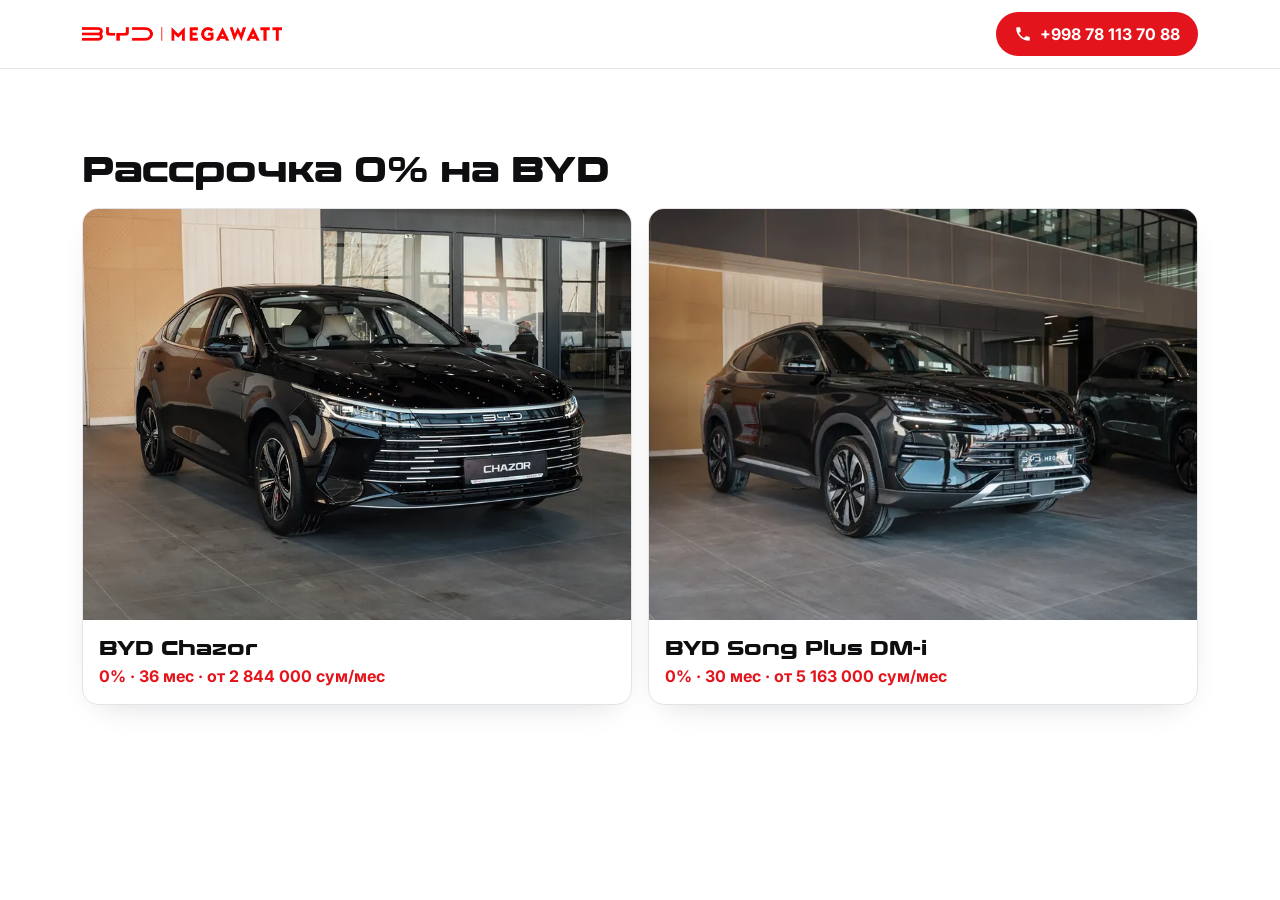
<file: index.html>
<!doctype html>
<html lang="ru">
<head>
<meta charset="utf-8">
<meta name="viewport" content="width=device-width, initial-scale=1">
<title>BYD Megawatt — рассрочка 0% на BYD</title>
<meta name="description" content="Официальный дилер BYD в Ташкенте. Рассрочка 0% на BYD Chazor и Song Plus DM-i. Звоните: +998 78 113 70 88.">
<meta name="theme-color" content="#ffffff">
<meta name="format-detection" content="telephone=no">
<link rel="icon" href="assets/img/brand/favicon.png" type="image/png">
<link rel="preconnect" href="https://fonts.googleapis.com">
<link rel="preconnect" href="https://fonts.gstatic.com" crossorigin>
<link rel="stylesheet" href="https://fonts.googleapis.com/css2?family=Inter:wght@400;500;600;700&display=swap">
<link rel="stylesheet" href="assets/css/style.css">
</head>
<body class="index">
<header class="top"><div class="wrap top__in"><a class="top__home" href="https://byd.megawatt.uz/" target="_blank" rel="noopener"><img class="top__logo" src="assets/img/brand/logo-red.png" width="705" height="49" alt="BYD Megawatt"></a>
<a class="top__call" href="tel:+998781137088"><svg viewBox="0 0 24 24" aria-hidden="true"><path d="M6.6 10.8a15.2 15.2 0 0 0 6.6 6.6l2.2-2.2a1 1 0 0 1 1-.25 11.4 11.4 0 0 0 3.6.57 1 1 0 0 1 1 1V20a1 1 0 0 1-1 1A17 17 0 0 1 3 4a1 1 0 0 1 1-1h3.5a1 1 0 0 1 1 1c0 1.25.2 2.45.57 3.57a1 1 0 0 1-.25 1z"/></svg><span>+998 78 113 70 88</span></a></div></header>
<main class="section"><div class="wrap"><h1 class="h2">Рассрочка 0% на BYD</h1><div class="picks"><a class="pick" href="chazor/"><img src="assets/img/chazor/1-800.webp" width="800" height="600" alt="BYD Chazor" loading="lazy"><span class="pick__name">BYD Chazor</span><span class="pick__offer">0% · 36 мес · от 2 844 000 сум/мес</span></a><a class="pick" href="song-plus/"><img src="assets/img/song-plus/1-800.webp" width="800" height="600" alt="BYD Song Plus DM-i" loading="lazy"><span class="pick__name">BYD Song Plus DM-i</span><span class="pick__offer">0% · 30 мес · от 5 163 000 сум/мес</span></a></div></div></main>
</body>
</html>
</file>
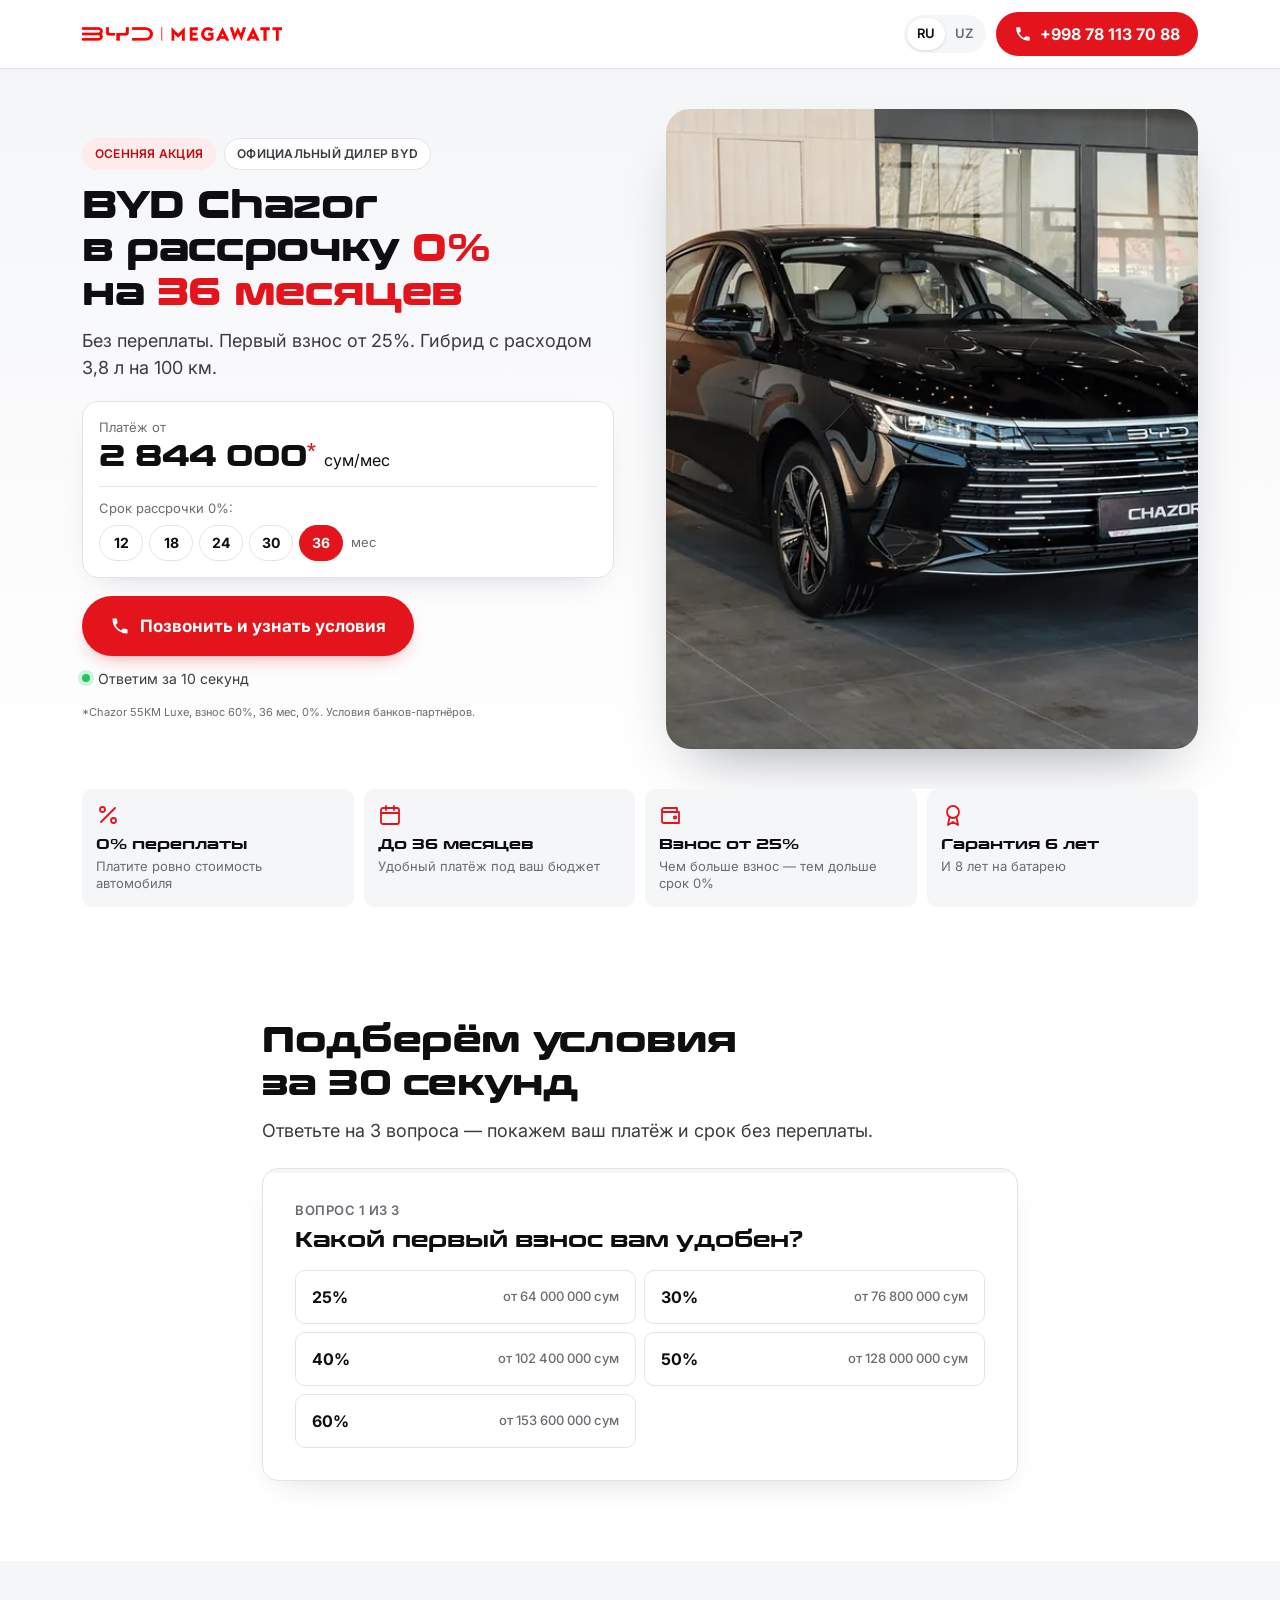
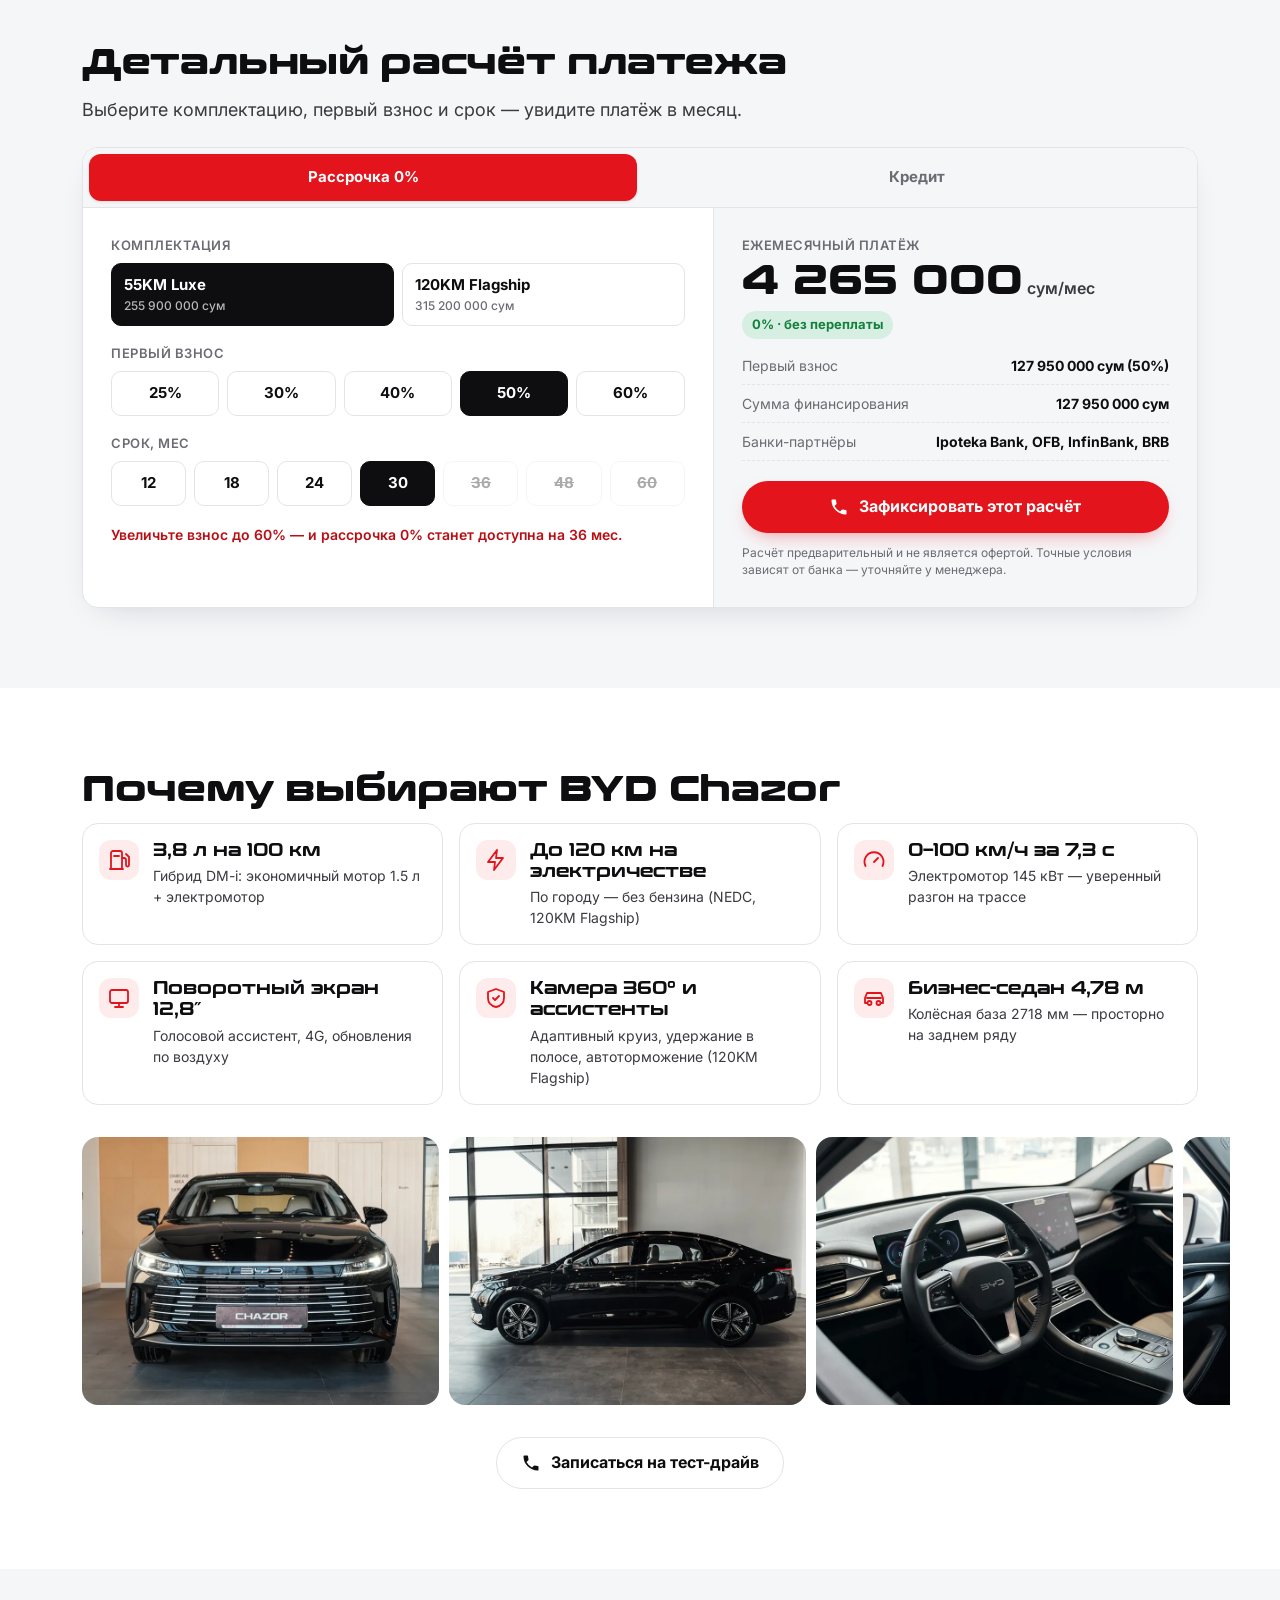
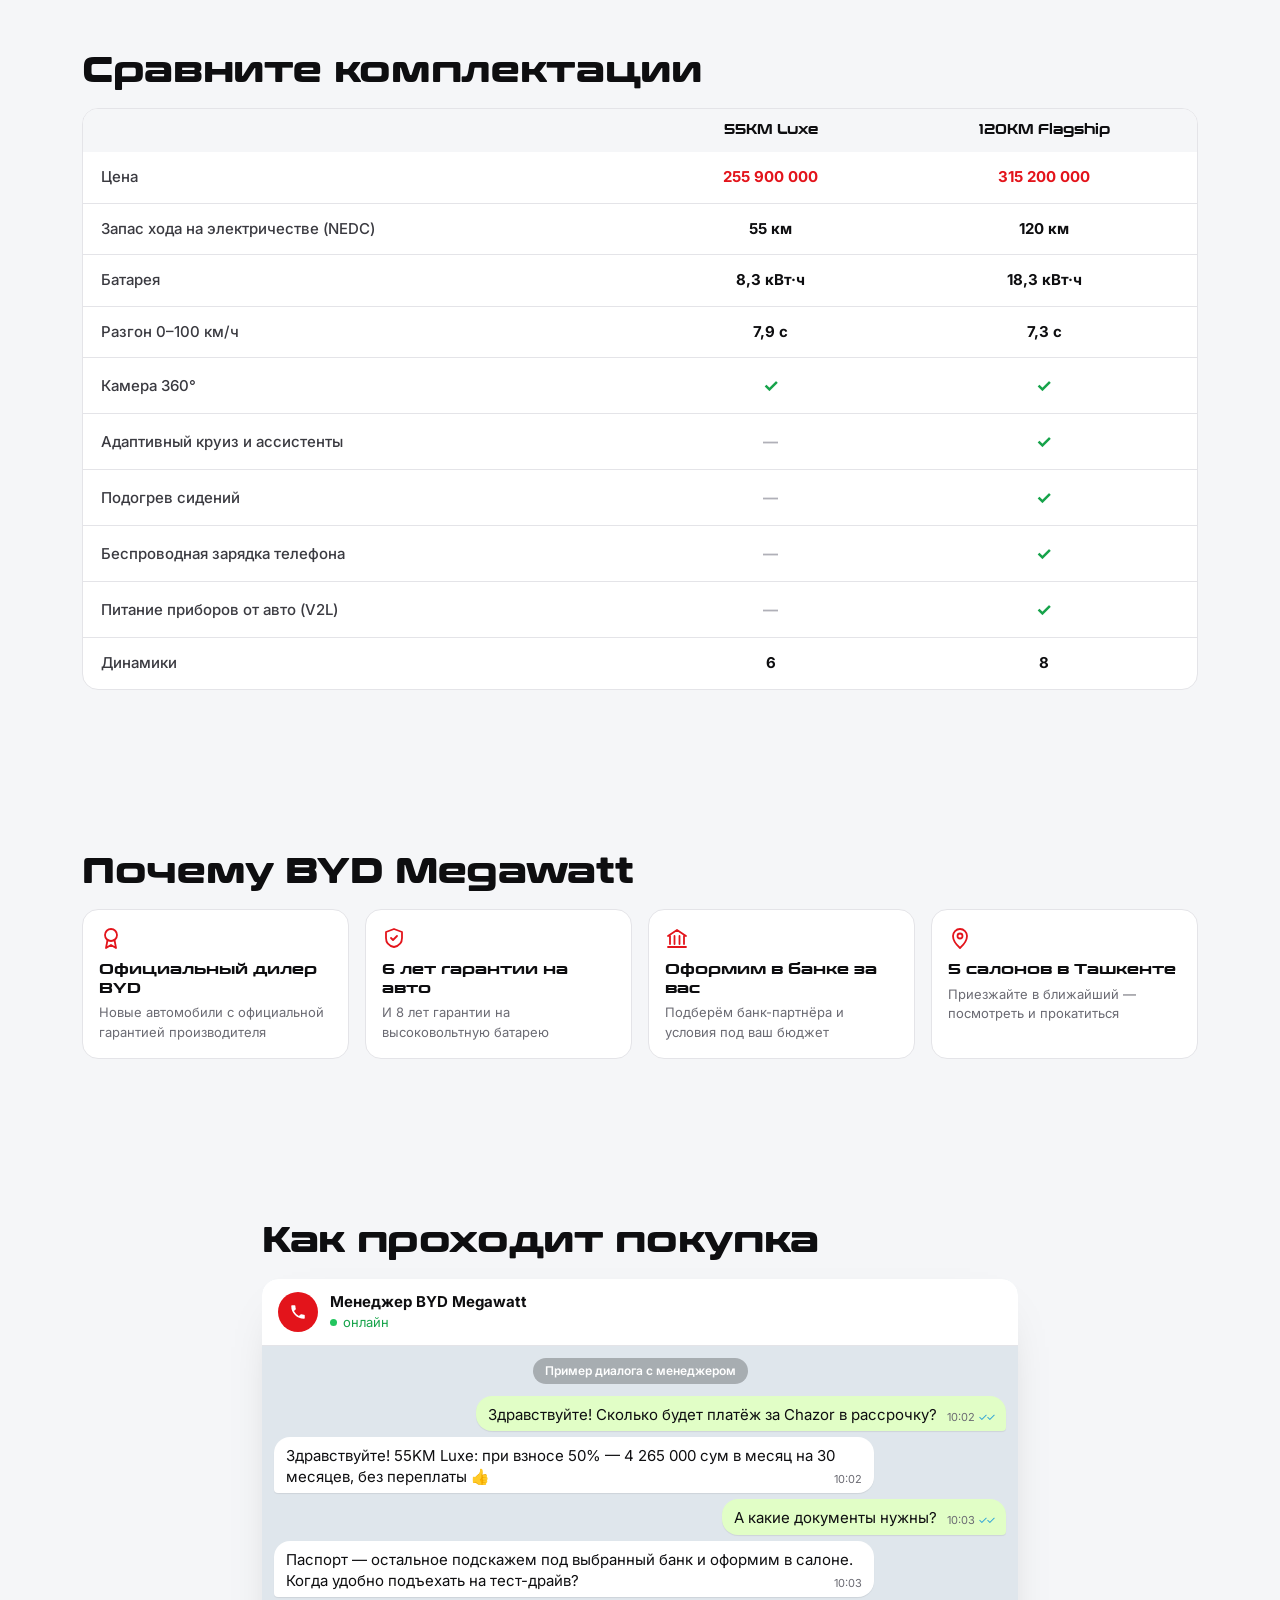
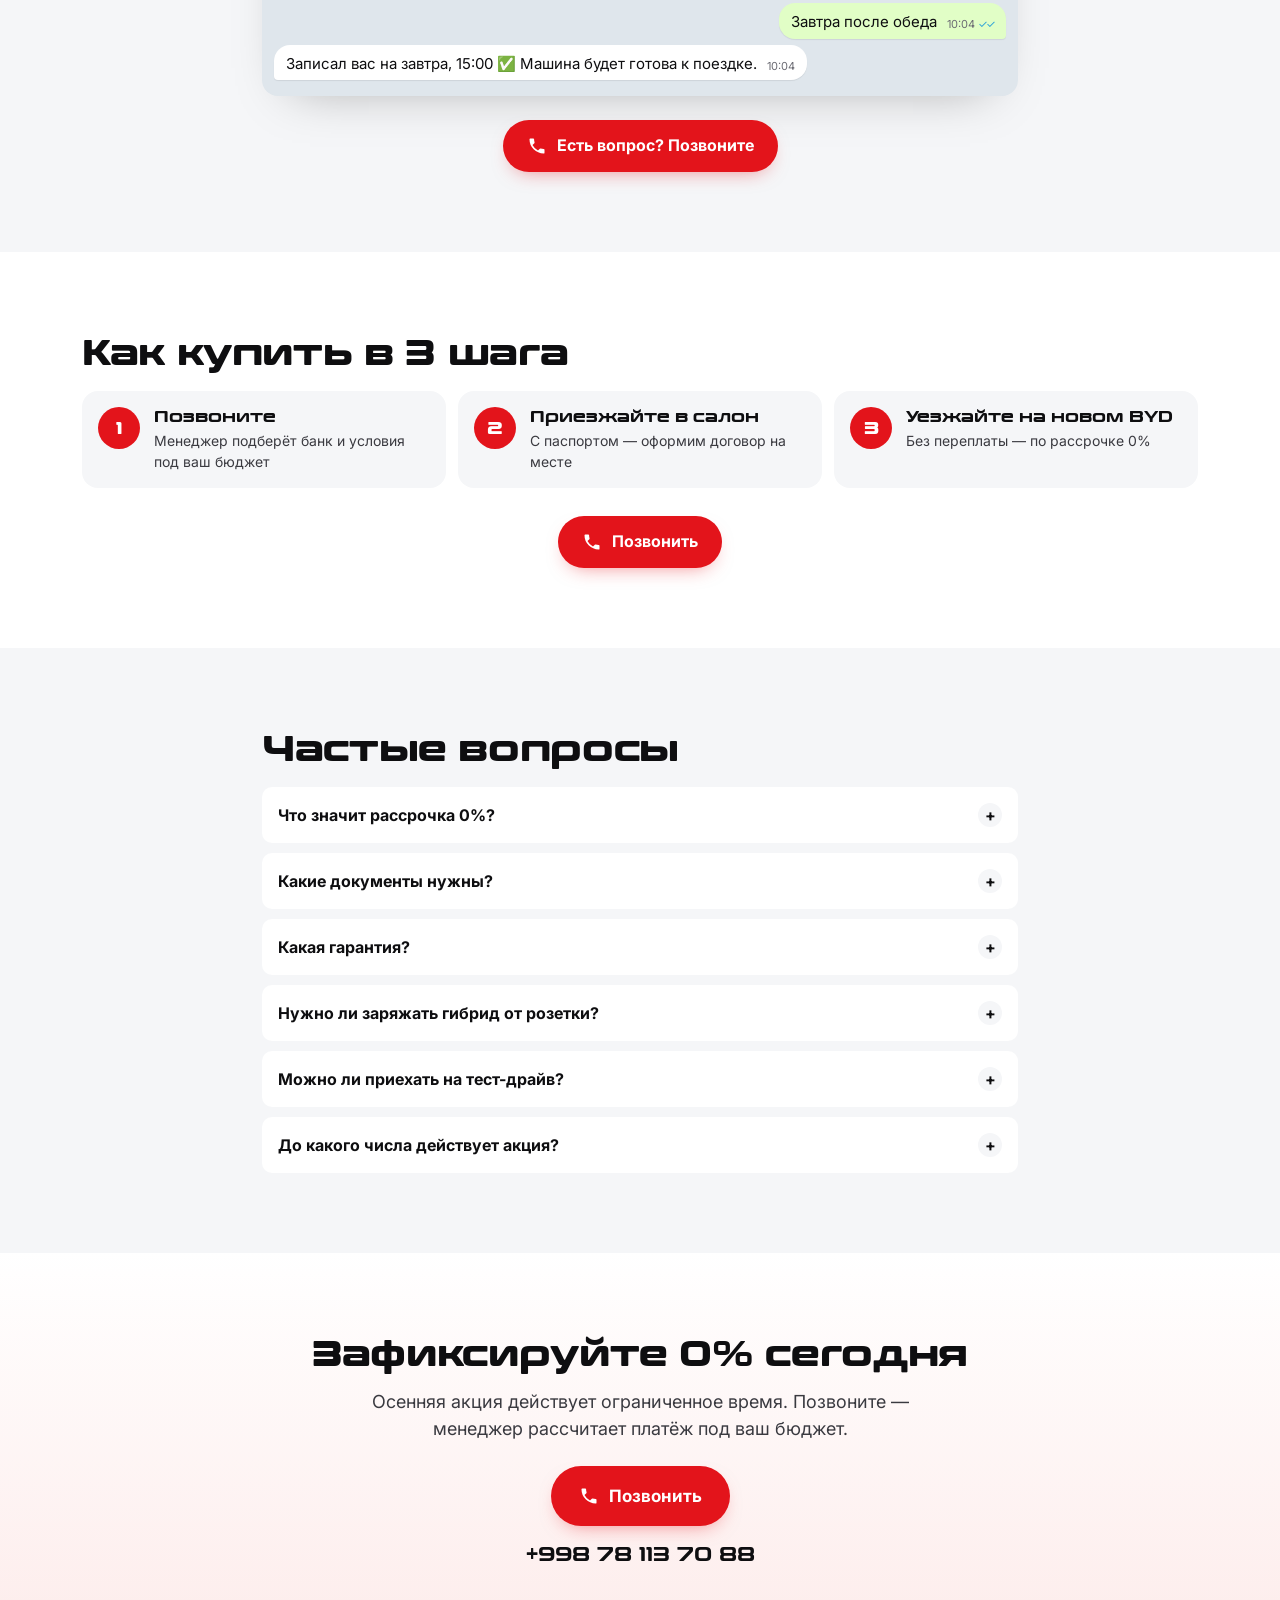
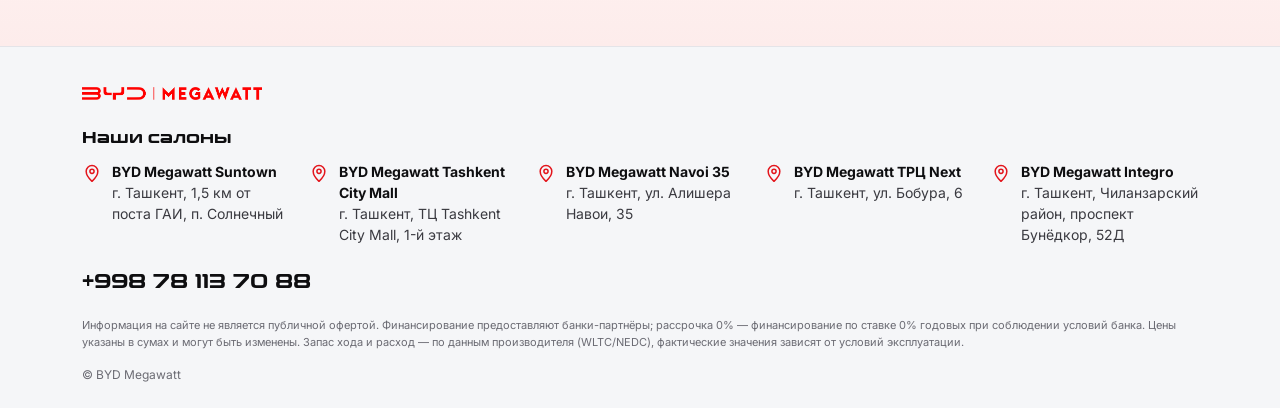
<file: chazor/index.html>
<!doctype html>
<html lang="ru">
<head>
<meta charset="utf-8">
<meta name="viewport" content="width=device-width, initial-scale=1, viewport-fit=cover">
<title data-i18n="metaTitle">BYD Chazor в рассрочку 0% до 36 месяцев — BYD Megawatt</title>
<meta name="description" data-i18n-content="metaDesc" content="BYD Chazor — гибрид DM-i, 3,8 л на 100 км. Рассрочка 0% до 36 месяцев, взнос от 25%. Официальный дилер BYD Megawatt в Ташкенте. Звоните: +998 78 113 70 88.">
<meta name="robots" content="index, follow">
<meta name="theme-color" content="#ffffff">
<meta name="format-detection" content="telephone=no">
<link rel="canonical" href="https://byd.megawatt.uz/promo/chazor/">
<link rel="alternate" hreflang="ru" href="https://byd.megawatt.uz/promo/chazor/">
<link rel="alternate" hreflang="uz" href="https://byd.megawatt.uz/promo/chazor/?lang=uz">
<link rel="alternate" hreflang="x-default" href="https://byd.megawatt.uz/promo/chazor/">
<meta property="og:url" content="https://byd.megawatt.uz/promo/chazor/">
<meta property="og:type" content="website">
<meta property="og:site_name" content="BYD Megawatt">
<meta property="og:locale" content="ru_RU">
<meta property="og:locale:alternate" content="uz_UZ">
<meta property="og:title" data-i18n-content="metaTitle" content="BYD Chazor в рассрочку 0% до 36 месяцев — BYD Megawatt">
<meta property="og:description" data-i18n-content="metaDesc" content="BYD Chazor — гибрид DM-i, 3,8 л на 100 км. Рассрочка 0% до 36 месяцев, взнос от 25%. Официальный дилер BYD Megawatt в Ташкенте. Звоните: +998 78 113 70 88.">
<meta property="og:image" content="https://byd.megawatt.uz/promo/assets/img/og/chazor.jpg">
<meta property="og:image:width" content="1200">
<meta property="og:image:height" content="630">
<meta name="twitter:card" content="summary_large_image">
<meta name="twitter:title" data-i18n-content="metaTitle" content="BYD Chazor в рассрочку 0% до 36 месяцев — BYD Megawatt">
<meta name="twitter:description" data-i18n-content="metaDesc" content="BYD Chazor — гибрид DM-i, 3,8 л на 100 км. Рассрочка 0% до 36 месяцев, взнос от 25%. Официальный дилер BYD Megawatt в Ташкенте. Звоните: +998 78 113 70 88.">
<meta name="twitter:image" content="https://byd.megawatt.uz/promo/assets/img/og/chazor.jpg">
<link rel="icon" href="../assets/img/brand/favicon.png" type="image/png">
<link rel="apple-touch-icon" href="../assets/img/brand/apple-touch-icon.png">
<link rel="preload" as="image" href="../assets/img/chazor/1-1200.webp" imagesrcset="../assets/img/chazor/1-800.webp 800w, ../assets/img/chazor/1-1200.webp 1200w" imagesizes="(min-width: 900px) 55vw, 100vw">
<link rel="preconnect" href="https://fonts.googleapis.com">
<link rel="preconnect" href="https://fonts.gstatic.com" crossorigin>
<link rel="stylesheet" href="https://fonts.googleapis.com/css2?family=Inter:wght@400;500;600;700&display=swap">
<link rel="preload" href="../assets/fonts/conthrax-hv.woff2" as="font" type="font/woff2" crossorigin>
<link rel="stylesheet" href="../assets/css/style.css">
<script type="application/ld+json">[{"@context": "https://schema.org", "@type": "AutoDealer", "name": "BYD Megawatt", "description": "Официальный дилер BYD в Ташкенте", "telephone": "+998781137088", "url": "https://byd.megawatt.uz/promo", "logo": "https://byd.megawatt.uz/promo/assets/img/brand/logo-red.png", "areaServed": "Tashkent", "department": [{"@type": "AutoDealer", "name": "BYD Megawatt Suntown", "telephone": "+998781137088", "address": {"@type": "PostalAddress", "streetAddress": "г. Ташкент, 1,5 км от поста ГАИ, п. Солнечный", "addressLocality": "Ташкент", "addressCountry": "UZ"}}, {"@type": "AutoDealer", "name": "BYD Megawatt Tashkent City Mall", "telephone": "+998781137088", "address": {"@type": "PostalAddress", "streetAddress": "г. Ташкент, ТЦ Tashkent City Mall, 1-й этаж", "addressLocality": "Ташкент", "addressCountry": "UZ"}}, {"@type": "AutoDealer", "name": "BYD Megawatt Navoi 35", "telephone": "+998781137088", "address": {"@type": "PostalAddress", "streetAddress": "г. Ташкент, ул. Алишера Навои, 35", "addressLocality": "Ташкент", "addressCountry": "UZ"}}, {"@type": "AutoDealer", "name": "BYD Megawatt ТРЦ Next", "telephone": "+998781137088", "address": {"@type": "PostalAddress", "streetAddress": "г. Ташкент, ул. Бобура, 6", "addressLocality": "Ташкент", "addressCountry": "UZ"}}, {"@type": "AutoDealer", "name": "BYD Megawatt Integro", "telephone": "+998781137088", "address": {"@type": "PostalAddress", "streetAddress": "г. Ташкент, Чиланзарский район, проспект Бунёдкор, 52Д", "addressLocality": "Ташкент", "addressCountry": "UZ"}}]}, {"@context": "https://schema.org", "@type": "Car", "name": "BYD Chazor", "brand": {"@type": "Brand", "name": "BYD"}, "image": "https://byd.megawatt.uz/promo/assets/img/og/chazor.jpg", "offers": [{"@type": "Offer", "name": "BYD Chazor 55KM Luxe", "price": 255900000, "priceCurrency": "UZS", "availability": "https://schema.org/InStock", "seller": {"@type": "AutoDealer", "name": "BYD Megawatt"}}, {"@type": "Offer", "name": "BYD Chazor 120KM Flagship", "price": 315200000, "priceCurrency": "UZS", "availability": "https://schema.org/InStock", "seller": {"@type": "AutoDealer", "name": "BYD Megawatt"}}]}]</script>
<script>window.SITE={"phone": "+998781137088", "gtm_id": "", "ga4_id": "", "fb_pixel_id": "", "ym_id": ""};window.MODEL="chazor";</script>
<script src="../assets/js/analytics.js"></script>
</head>
<body>
<header class="top">
  <div class="wrap top__in">
    <a class="top__home" href="https://byd.megawatt.uz/" target="_blank" rel="noopener" data-site="header"><img class="top__logo" src="../assets/img/brand/logo-red.png" width="705" height="49" alt="BYD Megawatt"></a>
    <div class="top__right">
      <div class="lang" role="group" aria-label="Язык / Til">
        <button type="button" data-lang="ru" aria-pressed="true">RU</button>
        <button type="button" data-lang="uz" aria-pressed="false">UZ</button>
      </div>
      <a class="top__call" href="tel:+998781137088" data-call="header"><svg viewBox="0 0 24 24" aria-hidden="true"><path d="M6.6 10.8a15.2 15.2 0 0 0 6.6 6.6l2.2-2.2a1 1 0 0 1 1-.25 11.4 11.4 0 0 0 3.6.57 1 1 0 0 1 1 1V20a1 1 0 0 1-1 1A17 17 0 0 1 3 4a1 1 0 0 1 1-1h3.5a1 1 0 0 1 1 1c0 1.25.2 2.45.57 3.57a1 1 0 0 1-.25 1z"/></svg><span>+998 78 113 70 88</span></a>
    </div>
  </div>
</header>

<main>
<section class="hero">
  <div class="hero__media"><img class="hero__img" src="../assets/img/chazor/1-1200.webp" srcset="../assets/img/chazor/1-800.webp 800w, ../assets/img/chazor/1-1200.webp 1200w" sizes="(min-width: 900px) 55vw, 100vw" width="1200" height="900" alt="BYD Chazor" fetchpriority="high"></div>
  <div class="wrap hero__in">
    <div class="hero__text">
      <p class="chips"><span class="chip chip--red" data-i18n="promo">Осенняя акция</span><span class="chip" data-i18n="dealer">Официальный дилер BYD</span></p>
      <h1 class="hero__title" data-i18n="heroTitle">BYD Chazor в&nbsp;рассрочку <em>0%</em> на&nbsp;<em>36&nbsp;месяцев</em></h1>
      <p class="hero__sub" data-i18n="heroSub">Без переплаты. Первый взнос от 25%. Гибрид с расходом 3,8&nbsp;л на 100&nbsp;км.</p>
      <div class="hero__price">
        <span class="hero__price-label" data-i18n="payFrom">Платёж от</span>
        <strong><span data-hero-pay>2 844 000</span><sup>*</sup></strong>
        <span data-i18n="perMonth">сум/мес</span>
        <div class="hero__terms" data-hero-terms>
          <span class="hero__terms-label" data-i18n="pickTerm">Срок рассрочки 0%:</span>
          <div class="hero__chips"><button type="button" data-term="12" aria-pressed="false">12</button><button type="button" data-term="18" aria-pressed="false">18</button><button type="button" data-term="24" aria-pressed="false">24</button><button type="button" data-term="30" aria-pressed="false">30</button><button type="button" data-term="36" aria-pressed="true">36</button><span class="hero__chips-mo" data-i18n="moShort">мес</span></div>
        </div>
      </div>
      <a class="btn btn--red btn--xl" href="tel:+998781137088" data-call="hero"><svg viewBox="0 0 24 24" aria-hidden="true"><path d="M6.6 10.8a15.2 15.2 0 0 0 6.6 6.6l2.2-2.2a1 1 0 0 1 1-.25 11.4 11.4 0 0 0 3.6.57 1 1 0 0 1 1 1V20a1 1 0 0 1-1 1A17 17 0 0 1 3 4a1 1 0 0 1 1-1h3.5a1 1 0 0 1 1 1c0 1.25.2 2.45.57 3.57a1 1 0 0 1-.25 1z"/></svg><span data-i18n="heroCta">Позвонить и узнать условия</span></a>
      <p class="hero__note"><i class="dot"></i><span data-i18n="heroNote">Ответим за 10 секунд</span></p>
      <p class="hero__foot" data-i18n="heroFoot">*Chazor 55KM Luxe, взнос 60%, 36 мес, 0%. Условия банков-партнёров.</p>
    </div>
  </div>
</section>

<section class="benefits" aria-label="Преимущества">
  <div class="wrap">
    <ul class="benefits__list">
      <li><svg viewBox="0 0 24 24" aria-hidden="true"><path d="M19 5 5 19"/><circle cx="6.5" cy="6.5" r="2.5"/><circle cx="17.5" cy="17.5" r="2.5"/></svg><div><b data-i18n="b1t">0% переплаты</b><span data-i18n="b1d">Платите ровно стоимость автомобиля</span></div></li>
      <li><svg viewBox="0 0 24 24" aria-hidden="true"><rect x="3" y="5" width="18" height="16" rx="2"/><path d="M3 10h18M8 3v4M16 3v4"/></svg><div><b data-i18n="b2t">До 36 месяцев</b><span data-i18n="b2d">Удобный платёж под ваш бюджет</span></div></li>
      <li><svg viewBox="0 0 24 24" aria-hidden="true"><path d="M3 7a2 2 0 0 1 2-2h13v4"/><path d="M3 7v11a2 2 0 0 0 2 2h15V9H5a2 2 0 0 1-2-2z"/><circle cx="16" cy="14.5" r="1.2"/></svg><div><b data-i18n="b3t">Взнос от 25%</b><span data-i18n="b3d">Чем больше взнос — тем дольше срок 0%</span></div></li>
      <li><svg viewBox="0 0 24 24" aria-hidden="true"><circle cx="12" cy="9" r="6"/><path d="m8.5 14-1.5 8 5-3 5 3-1.5-8"/></svg><div><b data-i18n="b4t">Гарантия 6 лет</b><span data-i18n="b4d">И 8 лет на батарею</span></div></li>
    </ul>
  </div>
</section>

<section class="section" id="quiz">
  <div class="wrap wrap--narrow">
    <h2 class="h2" data-i18n="quizTitle">Подберём условия за 30 секунд</h2>
    <p class="lead" data-i18n="quizLead">Ответьте на 3 вопроса — покажем ваш платёж и срок без переплаты.</p>
    <div class="quiz" data-quiz>
      <div class="quiz__bar"><i data-quiz-bar></i></div>
      <div class="quiz__step" data-step="1">
        <p class="quiz__n" data-quiz-n="1"></p>
        <h3 class="quiz__q" data-i18n="qq1">Какой первый взнос вам удобен?</h3>
        <div class="quiz__opts"><button type="button" data-a="25">25%<small><span data-i18n="fromPre">от </span>64 000 000&nbsp;<span data-i18n="sumFrom">сум</span></small></button><button type="button" data-a="30">30%<small><span data-i18n="fromPre">от </span>76 800 000&nbsp;<span data-i18n="sumFrom">сум</span></small></button><button type="button" data-a="40">40%<small><span data-i18n="fromPre">от </span>102 400 000&nbsp;<span data-i18n="sumFrom">сум</span></small></button><button type="button" data-a="50">50%<small><span data-i18n="fromPre">от </span>128 000 000&nbsp;<span data-i18n="sumFrom">сум</span></small></button><button type="button" data-a="60">60%<small><span data-i18n="fromPre">от </span>153 600 000&nbsp;<span data-i18n="sumFrom">сум</span></small></button></div>
      </div>
      <div class="quiz__step" data-step="2" hidden>
        <p class="quiz__n" data-quiz-n="2"></p>
        <h3 class="quiz__q" data-i18n="qq2">Какой платёж в месяц комфортен?</h3>
        <div class="quiz__opts">
          <button type="button" data-a="5000000" data-i18n="qq2a">до 5 млн сум</button>
          <button type="button" data-a="8000000" data-i18n="qq2b">5–8 млн сум</button>
          <button type="button" data-a="12000000" data-i18n="qq2c">8–12 млн сум</button>
          <button type="button" data-a="999000000" data-i18n="qq2d">больше 12 млн сум</button>
        </div>
        <button type="button" class="quiz__back" data-back data-i18n="quizBack">Назад</button>
      </div>
      <div class="quiz__step" data-step="3" hidden>
        <p class="quiz__n" data-quiz-n="3"></p>
        <h3 class="quiz__q" data-i18n="qq3">Когда планируете покупку?</h3>
        <div class="quiz__opts">
          <button type="button" data-a="now" data-i18n="qq3a">В этом месяце</button>
          <button type="button" data-a="soon" data-i18n="qq3b">В ближайшие 1–3 месяца</button>
          <button type="button" data-a="later" data-i18n="qq3c">Пока присматриваюсь</button>
        </div>
        <button type="button" class="quiz__back" data-back data-i18n="quizBack">Назад</button>
      </div>
      <div class="quiz__result" data-step="result" hidden>
        <p class="quiz__n" data-i18n="quizResult">Ваш вариант</p>
        <p class="quiz__fit" data-q-out="fit"></p>
        <p class="quiz__trim" data-q-out="trim"></p>
        <p class="quiz__pay"><strong data-q-out="pay"></strong> <span data-i18n="perMonth">сум/мес</span></p>
        <dl class="calc__dl">
          <div><dt data-i18n="downSum">Первый взнос</dt><dd data-q-out="down"></dd></div>
          <div><dt data-i18n="quizTerm">Срок</dt><dd data-q-out="term"></dd></div>
          <div><dt data-i18n="rate">Ставка</dt><dd data-q-out="rate"></dd></div>
        </dl>
        <a class="btn btn--red btn--block" href="tel:+998781137088" data-call="quiz"><svg viewBox="0 0 24 24" aria-hidden="true"><path d="M6.6 10.8a15.2 15.2 0 0 0 6.6 6.6l2.2-2.2a1 1 0 0 1 1-.25 11.4 11.4 0 0 0 3.6.57 1 1 0 0 1 1 1V20a1 1 0 0 1-1 1A17 17 0 0 1 3 4a1 1 0 0 1 1-1h3.5a1 1 0 0 1 1 1c0 1.25.2 2.45.57 3.57a1 1 0 0 1-.25 1z"/></svg><span data-i18n="quizCta">Позвонить и закрепить вариант</span></a>
        <p class="quiz__after" data-q-out="after"></p>
        <button type="button" class="quiz__back" data-restart data-i18n="quizRestart">Пройти заново</button>
      </div>
    </div>
  </div>
</section>

<section class="section section--grey" id="calc">
  <div class="wrap">
    <h2 class="h2" data-i18n="calcTitle">Детальный расчёт платежа</h2>
    <p class="lead" data-i18n="calcLead">Выберите комплектацию, первый взнос и срок — увидите платёж в месяц.</p>
    <div class="calc" data-calc>
      <script type="application/json" data-calc-data>{"model": "BYD Chazor", "terms": [12, 18, 24, 30, 36, 48, 60], "downs": [25, 30, 40, 50, 60], "trims": [{"id": "55", "name": "55KM Luxe", "price": 255900000, "rates": [[0, 0, 4.8, 7.8, 8.8, 9.9, 11], [0, 0, 4, 7, 8, 8.9, 10], [0, 0, 0, 5, 6, 7.9, 9], [0, 0, 0, 0, 2, 5, 6], [0, 0, 0, 0, 0, 1, 3]], "banks": ["Ipoteka Bank", "OFB", "InfinBank", "BRB"]}, {"id": "120", "name": "120KM Flagship", "price": 315200000, "rates": [[0, 3, 6.5, 10.5, 10.8, 12.4, 13.2], [0, 1.4, 5, 9, 9.5, 11.2, 12.2], [0, 0, 1.9, 6, 6.9, 9.2, 10.3], [0, 0, 0, 2.3, 3.6, 6.2, 7.7], [0, 0, 0, 0, 0.5, 1.6, 3.5]], "banks": ["Ipoteka Bank", "OFB"]}]}</script>
      <div class="calc__tabs" role="tablist">
        <button type="button" role="tab" data-mode="inst" aria-selected="true"><span data-i18n="tabInst">Рассрочка 0%</span></button>
        <button type="button" role="tab" data-mode="credit" aria-selected="false"><span data-i18n="tabCredit">Кредит</span></button>
      </div>
      <div class="calc__body">
        <div class="calc__inputs">
          <fieldset class="calc__group"><legend data-i18n="trim">Комплектация</legend><div class="seg seg--trim" data-trims></div></fieldset>
          <fieldset class="calc__group"><legend data-i18n="down">Первый взнос</legend><div class="seg" data-downs></div></fieldset>
          <fieldset class="calc__group"><legend data-i18n="term">Срок, мес</legend><div class="seg seg--terms" data-terms></div></fieldset>
          <p class="calc__hint" data-hint></p>
        </div>
        <div class="calc__result">
          <p class="calc__label" data-i18n="monthly">Ежемесячный платёж</p>
          <p class="calc__pay"><strong data-out="pay">—</strong> <span data-i18n="perMonth">сум/мес</span></p>
          <p class="calc__badge" data-out="badge"></p>
          <dl class="calc__dl">
            <div><dt data-i18n="downSum">Первый взнос</dt><dd data-out="down"></dd></div>
            <div><dt data-i18n="loanSum">Сумма финансирования</dt><dd data-out="loan"></dd></div>
            <div data-credit-only hidden><dt data-i18n="rate">Ставка</dt><dd data-out="rate"></dd></div>
            <div data-credit-only hidden><dt data-i18n="overpay">Переплата</dt><dd data-out="over"></dd></div>
            <div><dt data-i18n="banks">Банки-партнёры</dt><dd data-out="banks"></dd></div>
          </dl>
          <a class="btn btn--red btn--block" href="tel:+998781137088" data-call="calc"><svg viewBox="0 0 24 24" aria-hidden="true"><path d="M6.6 10.8a15.2 15.2 0 0 0 6.6 6.6l2.2-2.2a1 1 0 0 1 1-.25 11.4 11.4 0 0 0 3.6.57 1 1 0 0 1 1 1V20a1 1 0 0 1-1 1A17 17 0 0 1 3 4a1 1 0 0 1 1-1h3.5a1 1 0 0 1 1 1c0 1.25.2 2.45.57 3.57a1 1 0 0 1-.25 1z"/></svg><span data-i18n="calcCta">Зафиксировать этот расчёт</span></a>
          <p class="calc__note" data-i18n="calcNote">Расчёт предварительный и не является офертой. Точные условия зависят от банка — уточняйте у менеджера.</p>
        </div>
      </div>
    </div>
  </div>
</section>

<section class="section" id="features">
  <div class="wrap">
    <h2 class="h2" data-i18n="featTitle">Почему выбирают BYD Chazor</h2>
    <ul class="feats"><li class="feat"><svg viewBox="0 0 24 24" aria-hidden="true"><path d="M4 21V5a2 2 0 0 1 2-2h7a2 2 0 0 1 2 2v16M3 21h13M7 8h5M15 10h2a2 2 0 0 1 2 2v5a1.5 1.5 0 0 0 3 0V9l-3-3"/></svg><div><h3 data-i18n="f1t">3,8 л на 100 км</h3><p data-i18n="f1d">Гибрид DM-i: экономичный мотор 1.5 л + электромотор</p></div></li><li class="feat"><svg viewBox="0 0 24 24" aria-hidden="true"><path d="M13 2 4 14h7l-1 8 9-12h-7z"/></svg><div><h3 data-i18n="f2t">До 120 км на электричестве</h3><p data-i18n="f2d">По городу — без бензина (NEDC, 120KM Flagship)</p></div></li><li class="feat"><svg viewBox="0 0 24 24" aria-hidden="true"><path d="M12 14l4-4M3.5 18a9.5 9.5 0 1 1 17 0"/></svg><div><h3 data-i18n="f3t">0–100 км/ч за 7,3 с</h3><p data-i18n="f3d">Электромотор 145 кВт — уверенный разгон на трассе</p></div></li><li class="feat"><svg viewBox="0 0 24 24" aria-hidden="true"><rect x="3" y="4" width="18" height="13" rx="2"/><path d="M8 21h8M12 17v4"/></svg><div><h3 data-i18n="f4t">Поворотный экран 12,8″</h3><p data-i18n="f4d">Голосовой ассистент, 4G, обновления по воздуху</p></div></li><li class="feat"><svg viewBox="0 0 24 24" aria-hidden="true"><path d="M12 3 4 6v6c0 5 3.5 8 8 9 4.5-1 8-4 8-9V6z"/><path d="m9 12 2 2 4-4"/></svg><div><h3 data-i18n="f5t">Камера 360° и ассистенты</h3><p data-i18n="f5d">Адаптивный круиз, удержание в полосе, автоторможение (120KM Flagship)</p></div></li><li class="feat"><svg viewBox="0 0 24 24" aria-hidden="true"><path d="M5 17H3v-5l2-5h14l2 5v5h-2M5 12h14"/><circle cx="7.5" cy="17" r="2"/><circle cx="16.5" cy="17" r="2"/></svg><div><h3 data-i18n="f6t">Бизнес-седан 4,78 м</h3><p data-i18n="f6d">Колёсная база 2718 мм — просторно на заднем ряду</p></div></li></ul>
  </div>
  <ul class="gallery" aria-label="Фото"><li><img class="" src="../assets/img/chazor/9-1200.webp" srcset="../assets/img/chazor/9-800.webp 800w, ../assets/img/chazor/9-1200.webp 1200w" sizes="(min-width: 900px) 33vw, 85vw" width="1200" height="900" alt="BYD Chazor" loading="lazy" decoding="async"></li><li><img class="" src="../assets/img/chazor/6-1200.webp" srcset="../assets/img/chazor/6-800.webp 800w, ../assets/img/chazor/6-1200.webp 1200w" sizes="(min-width: 900px) 33vw, 85vw" width="1200" height="900" alt="BYD Chazor" loading="lazy" decoding="async"></li><li><img class="" src="../assets/img/chazor/5-1200.webp" srcset="../assets/img/chazor/5-800.webp 800w, ../assets/img/chazor/5-1200.webp 1200w" sizes="(min-width: 900px) 33vw, 85vw" width="1200" height="900" alt="BYD Chazor" loading="lazy" decoding="async"></li><li><img class="" src="../assets/img/chazor/2-1200.webp" srcset="../assets/img/chazor/2-800.webp 800w, ../assets/img/chazor/2-1200.webp 1200w" sizes="(min-width: 900px) 33vw, 85vw" width="1200" height="900" alt="BYD Chazor" loading="lazy" decoding="async"></li><li><img class="" src="../assets/img/chazor/3-1200.webp" srcset="../assets/img/chazor/3-800.webp 800w, ../assets/img/chazor/3-1200.webp 1200w" sizes="(min-width: 900px) 33vw, 85vw" width="1200" height="900" alt="BYD Chazor" loading="lazy" decoding="async"></li><li><img class="" src="../assets/img/chazor/4-1200.webp" srcset="../assets/img/chazor/4-800.webp 800w, ../assets/img/chazor/4-1200.webp 1200w" sizes="(min-width: 900px) 33vw, 85vw" width="1200" height="900" alt="BYD Chazor" loading="lazy" decoding="async"></li><li><img class="" src="../assets/img/chazor/7-1200.webp" srcset="../assets/img/chazor/7-800.webp 800w, ../assets/img/chazor/7-1200.webp 1200w" sizes="(min-width: 900px) 33vw, 85vw" width="1200" height="900" alt="BYD Chazor" loading="lazy" decoding="async"></li><li><img class="" src="../assets/img/chazor/8-1200.webp" srcset="../assets/img/chazor/8-800.webp 800w, ../assets/img/chazor/8-1200.webp 1200w" sizes="(min-width: 900px) 33vw, 85vw" width="1200" height="900" alt="BYD Chazor" loading="lazy" decoding="async"></li></ul>
  <div class="wrap center"><a class="btn btn--outline" href="tel:+998781137088" data-call="testdrive"><svg viewBox="0 0 24 24" aria-hidden="true"><path d="M6.6 10.8a15.2 15.2 0 0 0 6.6 6.6l2.2-2.2a1 1 0 0 1 1-.25 11.4 11.4 0 0 0 3.6.57 1 1 0 0 1 1 1V20a1 1 0 0 1-1 1A17 17 0 0 1 3 4a1 1 0 0 1 1-1h3.5a1 1 0 0 1 1 1c0 1.25.2 2.45.57 3.57a1 1 0 0 1-.25 1z"/></svg><span data-i18n="testDrive">Записаться на тест-драйв</span></a></div>
</section>

<section class="section section--grey" id="compare">
  <div class="wrap">
    <h2 class="h2" data-i18n="compareTitle">Сравните комплектации</h2>
    <div class="compare-wrap"><table class="compare"><thead><tr><th></th><th scope="col">55KM Luxe</th><th scope="col">120KM Flagship</th></tr></thead><tbody><tr class="compare__price"><th scope="row" data-i18n="price">Цена</th><td>255 900 000</td><td>315 200 000</td></tr><tr><th scope="row" data-i18n="cmp0">Запас хода на электричестве (NEDC)</th><td data-i18n="cmp0a">55 км</td><td data-i18n="cmp0b">120 км</td></tr><tr><th scope="row" data-i18n="cmp1">Батарея</th><td data-i18n="cmp1a">8,3 кВт·ч</td><td data-i18n="cmp1b">18,3 кВт·ч</td></tr><tr><th scope="row" data-i18n="cmp2">Разгон 0–100 км/ч</th><td data-i18n="cmp2a">7,9 с</td><td data-i18n="cmp2b">7,3 с</td></tr><tr><th scope="row" data-i18n="cmp3">Камера 360°</th><td class="yes">✓</td><td class="yes">✓</td></tr><tr><th scope="row" data-i18n="cmp4">Адаптивный круиз и ассистенты</th><td class="no">—</td><td class="yes">✓</td></tr><tr><th scope="row" data-i18n="cmp5">Подогрев сидений</th><td class="no">—</td><td class="yes">✓</td></tr><tr><th scope="row" data-i18n="cmp6">Беспроводная зарядка телефона</th><td class="no">—</td><td class="yes">✓</td></tr><tr><th scope="row" data-i18n="cmp7">Питание приборов от авто (V2L)</th><td class="no">—</td><td class="yes">✓</td></tr><tr><th scope="row" data-i18n="cmp8">Динамики</th><td data-i18n="cmp8a">6</td><td data-i18n="cmp8b">8</td></tr></tbody></table></div>
  </div>
</section>



<section class="section section--dark" id="why">
  <div class="wrap">
    <h2 class="h2" data-i18n="whyTitle">Почему BYD Megawatt</h2>
    <ul class="why">
      <li><svg viewBox="0 0 24 24" aria-hidden="true"><circle cx="12" cy="9" r="6"/><path d="m8.5 14-1.5 8 5-3 5 3-1.5-8"/></svg><b data-i18n="w1t">Официальный дилер BYD</b><span data-i18n="w1d">Новые автомобили с официальной гарантией производителя</span></li>
      <li><svg viewBox="0 0 24 24" aria-hidden="true"><path d="M12 3 4 6v6c0 5 3.5 8 8 9 4.5-1 8-4 8-9V6z"/><path d="m9 12 2 2 4-4"/></svg><b data-i18n="w2t">6 лет гарантии на авто</b><span data-i18n="w2d">И 8 лет гарантии на высоковольтную батарею</span></li>
      <li><svg viewBox="0 0 24 24" aria-hidden="true"><path d="M3 10 12 4l9 6M5 10v8M9.5 10v8M14.5 10v8M19 10v8M3 21h18"/></svg><b data-i18n="w3t">Оформим в банке за вас</b><span data-i18n="w3d">Подберём банк-партнёра и условия под ваш бюджет</span></li>
      <li><svg viewBox="0 0 24 24" aria-hidden="true"><path d="M12 22s7-6.2 7-12a7 7 0 1 0-14 0c0 5.8 7 12 7 12z"/><circle cx="12" cy="10" r="2.5"/></svg><b data-i18n="w4t">5 салонов в Ташкенте</b><span data-i18n="w4d">Приезжайте в ближайший — посмотреть и прокатиться</span></li>
    </ul>
  </div>
</section>

<section class="section section--grey" id="chat">
  <div class="wrap wrap--narrow">
    <h2 class="h2" data-i18n="chatTitle">Как проходит покупка</h2>
    <div class="chat">
      <div class="chat__head"><span class="chat__ava"><svg viewBox="0 0 24 24" aria-hidden="true"><path d="M6.6 10.8a15.2 15.2 0 0 0 6.6 6.6l2.2-2.2a1 1 0 0 1 1-.25 11.4 11.4 0 0 0 3.6.57 1 1 0 0 1 1 1V20a1 1 0 0 1-1 1A17 17 0 0 1 3 4a1 1 0 0 1 1-1h3.5a1 1 0 0 1 1 1c0 1.25.2 2.45.57 3.57a1 1 0 0 1-.25 1z"/></svg></span>
        <div><b data-i18n="chatManager">Менеджер BYD Megawatt</b><small><i class="dot"></i><span data-i18n="chatOnline">онлайн</span></small></div></div>
      <p class="chat__label" data-i18n="chatLabel">Пример диалога с менеджером</p>
      <div class="chat__body"><div class="msg msg--me"><p data-i18n="c1">Здравствуйте! Сколько будет платёж за Chazor в рассрочку?</p><time>10:02<i>✓✓</i></time></div><div class="msg msg--them"><p data-i18n="c2">Здравствуйте! 55KM Luxe: при взносе 50% — 4 265 000 сум в месяц на 30 месяцев, без переплаты 👍</p><time>10:02</time></div><div class="msg msg--me"><p data-i18n="c3">А какие документы нужны?</p><time>10:03<i>✓✓</i></time></div><div class="msg msg--them"><p data-i18n="c4">Паспорт — остальное подскажем под выбранный банк и оформим в салоне. Когда удобно подъехать на тест-драйв?</p><time>10:03</time></div><div class="msg msg--me"><p data-i18n="c5">Завтра после обеда</p><time>10:04<i>✓✓</i></time></div><div class="msg msg--them"><p data-i18n="c6">Записал вас на завтра, 15:00 ✅ Машина будет готова к поездке.</p><time>10:04</time></div></div>
    </div>
    <div class="center"><a class="btn btn--red" href="tel:+998781137088" data-call="chat"><svg viewBox="0 0 24 24" aria-hidden="true"><path d="M6.6 10.8a15.2 15.2 0 0 0 6.6 6.6l2.2-2.2a1 1 0 0 1 1-.25 11.4 11.4 0 0 0 3.6.57 1 1 0 0 1 1 1V20a1 1 0 0 1-1 1A17 17 0 0 1 3 4a1 1 0 0 1 1-1h3.5a1 1 0 0 1 1 1c0 1.25.2 2.45.57 3.57a1 1 0 0 1-.25 1z"/></svg><span data-i18n="chatCta">Есть вопрос? Позвоните</span></a></div>
  </div>
</section>

<section class="section" id="steps">
  <div class="wrap">
    <h2 class="h2" data-i18n="stepsTitle">Как купить в 3 шага</h2>
    <ol class="steps">
      <li><b data-i18n="s1t">Позвоните</b><span data-i18n="s1d">Менеджер подберёт банк и условия под ваш бюджет</span></li>
      <li><b data-i18n="s2t">Приезжайте в салон</b><span data-i18n="s2d">С паспортом — оформим договор на месте</span></li>
      <li><b data-i18n="s3t">Уезжайте на новом BYD</b><span data-i18n="s3d">Без переплаты — по рассрочке 0%</span></li>
    </ol>
    <div class="center"><a class="btn btn--red" href="tel:+998781137088" data-call="steps"><svg viewBox="0 0 24 24" aria-hidden="true"><path d="M6.6 10.8a15.2 15.2 0 0 0 6.6 6.6l2.2-2.2a1 1 0 0 1 1-.25 11.4 11.4 0 0 0 3.6.57 1 1 0 0 1 1 1V20a1 1 0 0 1-1 1A17 17 0 0 1 3 4a1 1 0 0 1 1-1h3.5a1 1 0 0 1 1 1c0 1.25.2 2.45.57 3.57a1 1 0 0 1-.25 1z"/></svg><span data-i18n="call">Позвонить</span></a></div>
  </div>
</section>

<section class="section section--grey" id="faq">
  <div class="wrap wrap--narrow">
    <h2 class="h2" data-i18n="faqTitle">Частые вопросы</h2>
    <div class="faq"><details class="faq__item"><summary data-i18n="q1">Что значит рассрочка 0%?</summary><p data-i18n="a1">Вы платите только стоимость автомобиля — без процентов. Срок рассрочки 0% зависит от первого взноса: чем больше взнос, тем дольше срок. Посчитайте в калькуляторе выше.</p></details><details class="faq__item"><summary data-i18n="q2">Какие документы нужны?</summary><p data-i18n="a2">Для оформления нужен паспорт (ID-карта). Точный список зависит от выбранного банка — менеджер подскажет по телефону.</p></details><details class="faq__item"><summary data-i18n="q3">Какая гарантия?</summary><p data-i18n="a3">6 лет на автомобиль и 8 лет на высоковольтную батарею. Обслуживание — у официального дилера BYD Megawatt.</p></details><details class="faq__item"><summary data-i18n="q4">Нужно ли заряжать гибрид от розетки?</summary><p data-i18n="a4">Не обязательно. DM-i заряжает батарею на ходу — от двигателя и при торможении. Зарядка от розетки просто позволит больше ездить на электричестве и экономить на топливе.</p></details><details class="faq__item"><summary data-i18n="q5">Можно ли приехать на тест-драйв?</summary><p data-i18n="a5">Да. Позвоните — менеджер запишет вас на удобное время в ближайший салон.</p></details><details class="faq__item"><summary data-i18n="q6">До какого числа действует акция?</summary><p data-i18n="a6">Осенняя акция действует ограниченное время. О её завершении банк объявит отдельно — актуальные условия уточняйте по телефону.</p></details></div>
  </div>
</section>

<section class="final">
  <div class="wrap final__in">
    <h2 class="h2" data-i18n="finalTitle">Зафиксируйте 0% сегодня</h2>
    <p class="lead" data-i18n="finalText">Осенняя акция действует ограниченное время. Позвоните — менеджер рассчитает платёж под ваш бюджет.</p>
    <a class="btn btn--red btn--xl" href="tel:+998781137088" data-call="final"><svg viewBox="0 0 24 24" aria-hidden="true"><path d="M6.6 10.8a15.2 15.2 0 0 0 6.6 6.6l2.2-2.2a1 1 0 0 1 1-.25 11.4 11.4 0 0 0 3.6.57 1 1 0 0 1 1 1V20a1 1 0 0 1-1 1A17 17 0 0 1 3 4a1 1 0 0 1 1-1h3.5a1 1 0 0 1 1 1c0 1.25.2 2.45.57 3.57a1 1 0 0 1-.25 1z"/></svg><span data-i18n="call">Позвонить</span></a>
    <a class="final__phone" href="tel:+998781137088" data-call="final-phone">+998 78 113 70 88</a>
  </div>
</section>
</main>

<footer class="foot">
  <div class="wrap">
    <a href="https://byd.megawatt.uz/" target="_blank" rel="noopener" data-site="footer"><img class="foot__logo" src="../assets/img/brand/logo-red.png" width="705" height="49" alt="BYD Megawatt" loading="lazy"></a>
    <h2 class="foot__h" data-i18n="addrTitle">Наши салоны</h2>
    <ul class="addr"><li><svg viewBox="0 0 24 24" aria-hidden="true"><path d="M12 22s7-6.2 7-12a7 7 0 1 0-14 0c0 5.8 7 12 7 12z"/><circle cx="12" cy="10" r="2.5"/></svg><div><b>BYD Megawatt Suntown</b><span data-i18n="addr0">г. Ташкент, 1,5 км от поста ГАИ, п. Солнечный</span></div></li><li><svg viewBox="0 0 24 24" aria-hidden="true"><path d="M12 22s7-6.2 7-12a7 7 0 1 0-14 0c0 5.8 7 12 7 12z"/><circle cx="12" cy="10" r="2.5"/></svg><div><b>BYD Megawatt Tashkent City Mall</b><span data-i18n="addr1">г. Ташкент, ТЦ Tashkent City Mall, 1-й этаж</span></div></li><li><svg viewBox="0 0 24 24" aria-hidden="true"><path d="M12 22s7-6.2 7-12a7 7 0 1 0-14 0c0 5.8 7 12 7 12z"/><circle cx="12" cy="10" r="2.5"/></svg><div><b>BYD Megawatt Navoi 35</b><span data-i18n="addr2">г. Ташкент, ул. Алишера Навои, 35</span></div></li><li><svg viewBox="0 0 24 24" aria-hidden="true"><path d="M12 22s7-6.2 7-12a7 7 0 1 0-14 0c0 5.8 7 12 7 12z"/><circle cx="12" cy="10" r="2.5"/></svg><div><b>BYD Megawatt ТРЦ Next</b><span data-i18n="addr3">г. Ташкент, ул. Бобура, 6</span></div></li><li><svg viewBox="0 0 24 24" aria-hidden="true"><path d="M12 22s7-6.2 7-12a7 7 0 1 0-14 0c0 5.8 7 12 7 12z"/><circle cx="12" cy="10" r="2.5"/></svg><div><b>BYD Megawatt Integro</b><span data-i18n="addr4">г. Ташкент, Чиланзарский район, проспект Бунёдкор, 52Д</span></div></li></ul>
    <p class="foot__phone"><a href="tel:+998781137088" data-call="footer">+998 78 113 70 88</a></p>
    <p class="foot__legal" data-i18n="legal">Информация на сайте не является публичной офертой. Финансирование предоставляют банки-партнёры; рассрочка 0% — финансирование по ставке 0% годовых при соблюдении условий банка. Цены указаны в сумах и могут быть изменены. Запас хода и расход — по данным производителя (WLTC/NEDC), фактические значения зависят от условий эксплуатации.</p>
    <p class="foot__copy">© BYD Megawatt</p>
  </div>
</footer>

<div class="sticky"><a class="btn btn--red btn--block" href="tel:+998781137088" data-call="sticky"><svg viewBox="0 0 24 24" aria-hidden="true"><path d="M6.6 10.8a15.2 15.2 0 0 0 6.6 6.6l2.2-2.2a1 1 0 0 1 1-.25 11.4 11.4 0 0 0 3.6.57 1 1 0 0 1 1 1V20a1 1 0 0 1-1 1A17 17 0 0 1 3 4a1 1 0 0 1 1-1h3.5a1 1 0 0 1 1 1c0 1.25.2 2.45.57 3.57a1 1 0 0 1-.25 1z"/></svg><span data-i18n="callShort">Позвонить · 0%</span></a></div>

<script type="application/json" id="i18n">{"ru": {"call": "Позвонить", "callShort": "Позвонить · 0%", "dealer": "Официальный дилер BYD", "promo": "Осенняя акция", "heroCta": "Позвонить и узнать условия", "heroNote": "Ответим за 10 секунд", "payFrom": "Платёж от", "perMonth": "сум/мес", "b1t": "0% переплаты", "b1d": "Платите ровно стоимость автомобиля", "b3t": "Взнос от 25%", "b3d": "Чем больше взнос — тем дольше срок 0%", "b4t": "Гарантия 6 лет", "b4d": "И 8 лет на батарею", "calcTitle": "Детальный расчёт платежа", "calcLead": "Выберите комплектацию, первый взнос и срок — увидите платёж в месяц.", "tabInst": "Рассрочка 0%", "tabCredit": "Кредит", "trim": "Комплектация", "down": "Первый взнос", "term": "Срок, мес", "monthly": "Ежемесячный платёж", "downSum": "Первый взнос", "loanSum": "Сумма финансирования", "rate": "Ставка", "overpay": "Переплата", "noOverpay": "без переплаты", "sum": "сум", "mo": "мес", "hintUp": "Увеличьте взнос до {p}% — и рассрочка 0% станет доступна на {m} мес.", "hintMax": "Максимальный срок рассрочки 0% при этом взносе — {m} мес. Дольше — во вкладке «Кредит».", "banks": "Банки-партнёры", "calcCta": "Зафиксировать этот расчёт", "calcNote": "Расчёт предварительный и не является офертой. Точные условия зависят от банка — уточняйте у менеджера.", "testDrive": "Записаться на тест-драйв", "compareTitle": "Сравните комплектации", "price": "Цена", "videoTitle": "Смотрите сами", "videoReview": "Обзор от Вадима Суцепина", "videoClient": "Отзыв владельца", "whyTitle": "Почему BYD Megawatt", "w1t": "Официальный дилер BYD", "w1d": "Новые автомобили с официальной гарантией производителя", "w2t": "6 лет гарантии на авто", "w2d": "И 8 лет гарантии на высоковольтную батарею", "w3t": "Оформим в банке за вас", "w3d": "Подберём банк-партнёра и условия под ваш бюджет", "w4t": "5 салонов в Ташкенте", "w4d": "Приезжайте в ближайший — посмотреть и прокатиться", "stepsTitle": "Как купить в 3 шага", "s1t": "Позвоните", "s1d": "Менеджер подберёт банк и условия под ваш бюджет", "s2t": "Приезжайте в салон", "s2d": "С паспортом — оформим договор на месте", "s3t": "Уезжайте на новом BYD", "s3d": "Без переплаты — по рассрочке 0%", "faqTitle": "Частые вопросы", "q1": "Что значит рассрочка 0%?", "a1": "Вы платите только стоимость автомобиля — без процентов. Срок рассрочки 0% зависит от первого взноса: чем больше взнос, тем дольше срок. Посчитайте в калькуляторе выше.", "q2": "Какие документы нужны?", "a2": "Для оформления нужен паспорт (ID-карта). Точный список зависит от выбранного банка — менеджер подскажет по телефону.", "q3": "Какая гарантия?", "a3": "6 лет на автомобиль и 8 лет на высоковольтную батарею. Обслуживание — у официального дилера BYD Megawatt.", "q4": "Нужно ли заряжать гибрид от розетки?", "a4": "Не обязательно. DM-i заряжает батарею на ходу — от двигателя и при торможении. Зарядка от розетки просто позволит больше ездить на электричестве и экономить на топливе.", "q5": "Можно ли приехать на тест-драйв?", "a5": "Да. Позвоните — менеджер запишет вас на удобное время в ближайший салон.", "q6": "До какого числа действует акция?", "a6": "Осенняя акция действует ограниченное время. О её завершении банк объявит отдельно — актуальные условия уточняйте по телефону.", "finalTitle": "Зафиксируйте 0% сегодня", "finalText": "Осенняя акция действует ограниченное время. Позвоните — менеджер рассчитает платёж под ваш бюджет.", "addrTitle": "Наши салоны", "legal": "Информация на сайте не является публичной офертой. Финансирование предоставляют банки-партнёры; рассрочка 0% — финансирование по ставке 0% годовых при соблюдении условий банка. Цены указаны в сумах и могут быть изменены. Запас хода и расход — по данным производителя (WLTC/NEDC), фактические значения зависят от условий эксплуатации.", "sTitleInst": "{model} в&nbsp;рассрочку <em>0%</em> на&nbsp;<em>{term}&nbsp;{months}</em>", "sSubInst": "Без переплаты. Первый взнос от {down}%. {tail}", "sFootInst": "*{trim}, взнос {down}%, {term} мес, 0%. Условия банков-партнёров.", "sTitleDown": "{model}: первый взнос <em>{down}%</em> и&nbsp;рассрочка <em>0%</em>", "sSubDown": "Без переплаты — до {term}&nbsp;{months}. {tail}", "sTitleCredit": "{model} в&nbsp;кредит на&nbsp;<em>{term}&nbsp;{months}</em>", "sSubCredit": "Ставка от {rate}% при взносе {down}%. {tail}", "sFootCredit": "*{trim}, взнос {down}%, {term} мес, ставка {rate}%. Условия банков-партнёров.", "monthsFew": "месяца", "monthsMany": "месяцев", "chatTitle": "Как проходит покупка", "chatLabel": "Пример диалога с менеджером", "chatManager": "Менеджер BYD Megawatt", "chatOnline": "онлайн", "c3": "А какие документы нужны?", "c4": "Паспорт — остальное подскажем под выбранный банк и оформим в салоне. Когда удобно подъехать на тест-драйв?", "c5": "Завтра после обеда", "c6": "Записал вас на завтра, 15:00 ✅ Машина будет готова к поездке.", "chatCta": "Есть вопрос? Позвоните", "reviewsTitle": "Отзывы владельцев", "pickTerm": "Срок рассрочки 0%:", "moShort": "мес", "fromPre": "от ", "sumFrom": "сум", "quizTitle": "Подберём условия за 30 секунд", "quizLead": "Ответьте на 3 вопроса — покажем ваш платёж и срок без переплаты.", "quizStep": "Вопрос {n} из 3", "qq1": "Какой первый взнос вам удобен?", "qq2": "Какой платёж в месяц комфортен?", "qq2a": "до 5 млн сум", "qq2b": "5–8 млн сум", "qq2c": "8–12 млн сум", "qq2d": "больше 12 млн сум", "qq3": "Когда планируете покупку?", "qq3a": "В этом месяце", "qq3b": "В ближайшие 1–3 месяца", "qq3c": "Пока присматриваюсь", "quizBack": "Назад", "quizResult": "Ваш вариант", "quizFits": "Укладывается в ваш бюджет", "quizClosest": "Ближайший к вашему бюджету вариант", "quizTerm": "Срок", "quizCta": "Позвонить и закрепить вариант", "quizHot": "Менеджер проверит наличие и забронирует условия акции за вами.", "quizCold": "Позвоните, если остались вопросы, — расчёт ни к чему не обязывает.", "quizRestart": "Пройти заново", "calcTitle2": "Детальный расчёт", "choose": "Выберите модель", "more": "Подробнее", "yes": "✓", "no": "—", "metaTitle": "BYD Chazor в рассрочку 0% до 36 месяцев — BYD Megawatt", "metaDesc": "BYD Chazor — гибрид DM-i, 3,8 л на 100 км. Рассрочка 0% до 36 месяцев, взнос от 25%. Официальный дилер BYD Megawatt в Ташкенте. Звоните: +998 78 113 70 88.", "heroTitle": "BYD Chazor в&nbsp;рассрочку <em>0%</em> на&nbsp;<em>36&nbsp;месяцев</em>", "heroSub": "Без переплаты. Первый взнос от 25%. Гибрид с расходом 3,8&nbsp;л на 100&nbsp;км.", "heroFoot": "*Chazor 55KM Luxe, взнос 60%, 36 мес, 0%. Условия банков-партнёров.", "heroTail": "Гибрид с расходом 3,8&nbsp;л на 100&nbsp;км.", "c1": "Здравствуйте! Сколько будет платёж за Chazor в рассрочку?", "b2t": "До 36 месяцев", "b2d": "Удобный платёж под ваш бюджет", "featTitle": "Почему выбирают BYD Chazor", "f1t": "3,8 л на 100 км", "f1d": "Гибрид DM-i: экономичный мотор 1.5 л + электромотор", "f2t": "До 120 км на электричестве", "f2d": "По городу — без бензина (NEDC, 120KM Flagship)", "f3t": "0–100 км/ч за 7,3 с", "f3d": "Электромотор 145 кВт — уверенный разгон на трассе", "f4t": "Поворотный экран 12,8″", "f4d": "Голосовой ассистент, 4G, обновления по воздуху", "f5t": "Камера 360° и ассистенты", "f5d": "Адаптивный круиз, удержание в полосе, автоторможение (120KM Flagship)", "f6t": "Бизнес-седан 4,78 м", "f6d": "Колёсная база 2718 мм — просторно на заднем ряду", "cmp0a": "55 км", "cmp0b": "120 км", "cmp0": "Запас хода на электричестве (NEDC)", "cmp1a": "8,3 кВт·ч", "cmp1b": "18,3 кВт·ч", "cmp1": "Батарея", "cmp2a": "7,9 с", "cmp2b": "7,3 с", "cmp2": "Разгон 0–100 км/ч", "cmp3": "Камера 360°", "cmp4": "Адаптивный круиз и ассистенты", "cmp5": "Подогрев сидений", "cmp6": "Беспроводная зарядка телефона", "cmp7": "Питание приборов от авто (V2L)", "cmp8a": "6", "cmp8b": "8", "cmp8": "Динамики", "addr0": "г. Ташкент, 1,5 км от поста ГАИ, п. Солнечный", "addr1": "г. Ташкент, ТЦ Tashkent City Mall, 1-й этаж", "addr2": "г. Ташкент, ул. Алишера Навои, 35", "addr3": "г. Ташкент, ул. Бобура, 6", "addr4": "г. Ташкент, Чиланзарский район, проспект Бунёдкор, 52Д", "c2": "Здравствуйте! 55KM Luxe: при взносе 50% — 4 265 000 сум в месяц на 30 месяцев, без переплаты 👍"}, "uz": {"call": "Qo‘ng‘iroq qilish", "callShort": "Qo‘ng‘iroq · 0%", "dealer": "BYD rasmiy dileri", "promo": "Kuzgi aksiya", "heroCta": "Qo‘ng‘iroq qilib, shartlarni bilish", "heroNote": "10 soniyada javob beramiz", "payFrom": "Oylik to‘lov — eng kami", "perMonth": "so‘m/oy", "b1t": "0% ortiqcha to‘lov", "b1d": "Faqat avtomobil narxini to‘laysiz", "b3t": "Boshlang‘ich to‘lov 25% dan", "b3d": "To‘lov qancha ko‘p bo‘lsa, 0% muddati shuncha uzun", "b4t": "6 yil kafolat", "b4d": "Batareyaga esa 8 yil", "calcTitle": "To‘lovni batafsil hisoblash", "calcLead": "Komplektatsiya, boshlang‘ich to‘lov va muddatni tanlang — oylik to‘lovni ko‘rasiz.", "tabInst": "0% muddatli to‘lov", "tabCredit": "Kredit", "trim": "Komplektatsiya", "down": "Boshlang‘ich to‘lov", "term": "Muddat, oy", "monthly": "Oylik to‘lov", "downSum": "Boshlang‘ich to‘lov", "loanSum": "Moliyalashtirish summasi", "rate": "Stavka", "overpay": "Ortiqcha to‘lov", "noOverpay": "ortiqcha to‘lovsiz", "sum": "so‘m", "mo": "oy", "hintUp": "Boshlang‘ich to‘lovni {p}% gacha oshiring — 0% muddat {m} oyga uzayadi.", "hintMax": "Ushbu to‘lovda 0% muddatning eng ko‘pi — {m} oy. Uzoqroq muddat — «Kredit» bo‘limida.", "banks": "Hamkor banklar", "calcCta": "Ushbu hisob-kitobni band qilish", "calcNote": "Hisob-kitob taxminiy va oferta hisoblanmaydi. Aniq shartlar bankka bog‘liq — menejerdan aniqlang.", "testDrive": "Test-drayvga yozilish", "compareTitle": "Komplektatsiyalarni solishtiring", "price": "Narxi", "videoTitle": "O‘zingiz ko‘ring", "videoReview": "Vadim Sutsepin sharhi", "videoClient": "Egasining fikri", "whyTitle": "Nega BYD Megawatt", "w1t": "BYD rasmiy dileri", "w1d": "Ishlab chiqaruvchining rasmiy kafolati bilan yangi avtomobillar", "w2t": "Avtomobilga 6 yil kafolat", "w2d": "Yuqori voltli batareyaga esa 8 yil kafolat", "w3t": "Bankda biz rasmiylashtiramiz", "w3d": "Byudjetingizga mos hamkor bank va shartlarni tanlaymiz", "w4t": "Toshkentda 5 ta salon", "w4d": "Eng yaqiniga keling — ko‘rib, haydab ko‘ring", "stepsTitle": "3 qadamda xarid", "s1t": "Qo‘ng‘iroq qiling", "s1d": "Menejer byudjetingizga mos bank va shartlarni tanlaydi", "s2t": "Salonga keling", "s2d": "Pasport bilan — shartnomani joyida tuzamiz", "s3t": "Yangi BYD bilan qayting", "s3d": "Ortiqcha to‘lovsiz — 0% muddatli to‘lov bilan", "faqTitle": "Ko‘p beriladigan savollar", "q1": "0% muddatli to‘lov nima degani?", "a1": "Siz faqat avtomobil narxini to‘laysiz — foizsiz. 0% muddati boshlang‘ich to‘lovga bog‘liq: to‘lov qancha ko‘p bo‘lsa, muddat shuncha uzun. Yuqoridagi kalkulyatorda hisoblang.", "q2": "Qanday hujjatlar kerak?", "a2": "Rasmiylashtirish uchun pasport (ID-karta) kerak. Aniq ro‘yxat tanlangan bankka bog‘liq — menejer telefonda aytib beradi.", "q3": "Kafolat qanday?", "a3": "Avtomobilga 6 yil va yuqori voltli batareyaga 8 yil. Xizmat ko‘rsatish — BYD Megawatt rasmiy dilerida.", "q4": "Gibridni rozetkadan quvvatlash shartmi?", "a4": "Shart emas. DM-i batareyani yurish paytida — dvigateldan va tormozlashda quvvatlaydi. Rozetkadan quvvatlash esa elektrda ko‘proq yurish va yoqilg‘ini tejash imkonini beradi.", "q5": "Test-drayvga kelsa bo‘ladimi?", "a5": "Ha. Qo‘ng‘iroq qiling — menejer sizni qulay vaqtga eng yaqin salonga yozib qo‘yadi.", "q6": "Aksiya qachongacha amal qiladi?", "a6": "Kuzgi aksiya cheklangan muddatda amal qiladi. Tugashi alohida e’lon qilinadi — joriy shartlarni telefon orqali aniqlang.", "finalTitle": "0% ni bugun band qiling", "finalText": "Kuzgi aksiya cheklangan muddatda amal qiladi. Qo‘ng‘iroq qiling — menejer byudjetingizga mos to‘lovni hisoblaydi.", "addrTitle": "Bizning salonlar", "legal": "Saytdagi ma’lumotlar ommaviy oferta hisoblanmaydi. Moliyalashtirishni hamkor banklar taqdim etadi; 0% muddatli to‘lov — bank shartlariga rioya qilingan holda yillik 0% stavkali moliyalashtirish. Narxlar so‘mda ko‘rsatilgan va o‘zgarishi mumkin. Yurish masofasi va sarf — ishlab chiqaruvchi ma’lumotlari (WLTC/NEDC), haqiqiy ko‘rsatkichlar foydalanish sharoitiga bog‘liq.", "sTitleInst": "{model} — <em>{term}&nbsp;oy</em>ga <em>0%</em> muddatli to‘lov", "sSubInst": "Ortiqcha to‘lovsiz. Boshlang‘ich to‘lov {down}% dan. {tail}", "sFootInst": "*{trim}, {down}% boshlang‘ich to‘lov, {term} oy, 0%. Hamkor banklar shartlari.", "sTitleDown": "{model}: boshlang‘ich to‘lov <em>{down}%</em> va <em>0%</em> muddatli to‘lov", "sSubDown": "Ortiqcha to‘lovsiz — {term}&nbsp;oygacha. {tail}", "sTitleCredit": "{model} — <em>{term}&nbsp;oy</em>ga kredit", "sSubCredit": "{down}% boshlang‘ich to‘lovda stavka {rate}% dan. {tail}", "sFootCredit": "*{trim}, {down}% boshlang‘ich to‘lov, {term} oy, stavka {rate}%. Hamkor banklar shartlari.", "monthsFew": "oy", "monthsMany": "oy", "chatTitle": "Xarid qanday o‘tadi", "chatLabel": "Menejer bilan muloqot namunasi", "chatManager": "BYD Megawatt menejeri", "chatOnline": "onlayn", "c3": "Qanday hujjatlar kerak?", "c4": "Pasport — qolganini tanlangan bank bo‘yicha aytib, salonda rasmiylashtiramiz. Test-drayvga qachon kelish qulay?", "c5": "Ertaga tushdan keyin", "c6": "Sizni ertaga soat 15:00 ga yozdim ✅ Avtomobil sinovga tayyor bo‘ladi.", "chatCta": "Savol bormi? Qo‘ng‘iroq qiling", "reviewsTitle": "Egalarining fikrlari", "pickTerm": "0% muddati:", "moShort": "oy", "fromPre": "", "sumFrom": "so‘mdan", "quizTitle": "Shartlarni 30 soniyada tanlaymiz", "quizLead": "3 ta savolga javob bering — oylik to‘lov va ortiqcha to‘lovsiz muddatni ko‘rsatamiz.", "quizStep": "{n}-savol, jami 3 ta", "qq1": "Qancha boshlang‘ich to‘lov sizga qulay?", "qq2": "Oyiga qancha to‘lash qulay?", "qq2a": "5 mln so‘mgacha", "qq2b": "5–8 mln so‘m", "qq2c": "8–12 mln so‘m", "qq2d": "12 mln so‘mdan ko‘p", "qq3": "Xaridni qachon rejalashtiryapsiz?", "qq3a": "Shu oyda", "qq3b": "Yaqin 1–3 oy ichida", "qq3c": "Hozircha qarab yuribman", "quizBack": "Orqaga", "quizResult": "Sizning variantingiz", "quizFits": "Byudjetingizga mos keladi", "quizClosest": "Byudjetingizga eng yaqin variant", "quizTerm": "Muddat", "quizCta": "Qo‘ng‘iroq qilib, variantni band qilish", "quizHot": "Menejer mavjudligini tekshiradi va aksiya shartlarini siz uchun band qiladi.", "quizCold": "Savollar qolgan bo‘lsa, qo‘ng‘iroq qiling — hisob-kitob hech narsaga majbur qilmaydi.", "quizRestart": "Qaytadan boshlash", "calcTitle2": "Batafsil hisob-kitob", "choose": "Modelni tanlang", "more": "Batafsil", "yes": "✓", "no": "—", "metaTitle": "BYD Chazor — 36 oygacha 0% muddatli to‘lov — BYD Megawatt", "metaDesc": "BYD Chazor — DM-i gibrid, 100 km ga 3,8 l. 36 oygacha 0% muddatli to‘lov, boshlang‘ich to‘lov 25% dan. Toshkentdagi BYD Megawatt rasmiy dileri. Qo‘ng‘iroq qiling: +998 78 113 70 88.", "heroTitle": "BYD Chazor — <em>36&nbsp;oygacha</em> <em>0%</em> muddatli to‘lov", "heroSub": "Ortiqcha to‘lovsiz. Boshlang‘ich to‘lov 25% dan. 100&nbsp;km ga 3,8&nbsp;l sarflaydigan gibrid.", "heroFoot": "*Chazor 55KM Luxe, 60% boshlang‘ich to‘lov, 36 oy, 0%. Hamkor banklar shartlari.", "heroTail": "100&nbsp;km ga 3,8&nbsp;l sarflaydigan gibrid.", "c1": "Assalomu alaykum! Chazor muddatli to‘lovga oyiga qancha bo‘ladi?", "b2t": "36 oygacha", "b2d": "Byudjetingizga mos qulay to‘lov", "featTitle": "Nega BYD Chazor tanlashadi", "f1t": "100 km ga 3,8 l", "f1d": "DM-i gibrid: tejamkor 1.5 l dvigatel + elektromotor", "f2t": "Elektrda 120 km gacha", "f2d": "Shahar bo‘ylab — benzinsiz (NEDC, 120KM Flagship)", "f3t": "0–100 km/soat 7,3 s da", "f3d": "145 kVt elektromotor — trassada ishonchli tezlanish", "f4t": "12,8″ aylanuvchi ekran", "f4d": "Ovozli yordamchi, 4G, havo orqali yangilanish", "f5t": "360° kamera va yordamchilar", "f5d": "Adaptiv kruiz, qatorni ushlab turish, avtotormoz (120KM Flagship)", "f6t": "4,78 m biznes-sedan", "f6d": "G‘ildirak bazasi 2718 mm — orqa qatorda keng", "cmp0a": "55 km", "cmp0b": "120 km", "cmp0": "Elektrda yurish masofasi (NEDC)", "cmp1a": "8,3 kVt·soat", "cmp1b": "18,3 kVt·soat", "cmp1": "Batareya", "cmp2a": "7,9 s", "cmp2b": "7,3 s", "cmp2": "0–100 km/soat tezlanish", "cmp3": "360° kamera", "cmp4": "Adaptiv kruiz va yordamchilar", "cmp5": "O‘rindiqlar isitgichi", "cmp6": "Telefonni simsiz quvvatlash", "cmp7": "Avtomobildan qurilmalarni quvvatlash (V2L)", "cmp8a": "6", "cmp8b": "8", "cmp8": "Dinamiklar", "addr0": "Toshkent sh., YPX postidan 1,5 km, Solnechniy", "addr1": "Toshkent sh., Tashkent City Mall SM, 1-qavat", "addr2": "Toshkent sh., Alisher Navoiy ko‘chasi, 35", "addr3": "Toshkent sh., Bobur ko‘chasi, 6", "addr4": "Toshkent sh., Chilonzor tumani, Bunyodkor shoh ko‘chasi, 52D", "c2": "Assalomu alaykum! 55KM Luxe: 50% boshlang‘ich to‘lovda — oyiga 4 265 000 so‘m, 30 oy, ortiqcha to‘lovsiz 👍"}}</script>
<script src="../assets/js/app.js" defer></script>
</body>
</html>
</file>
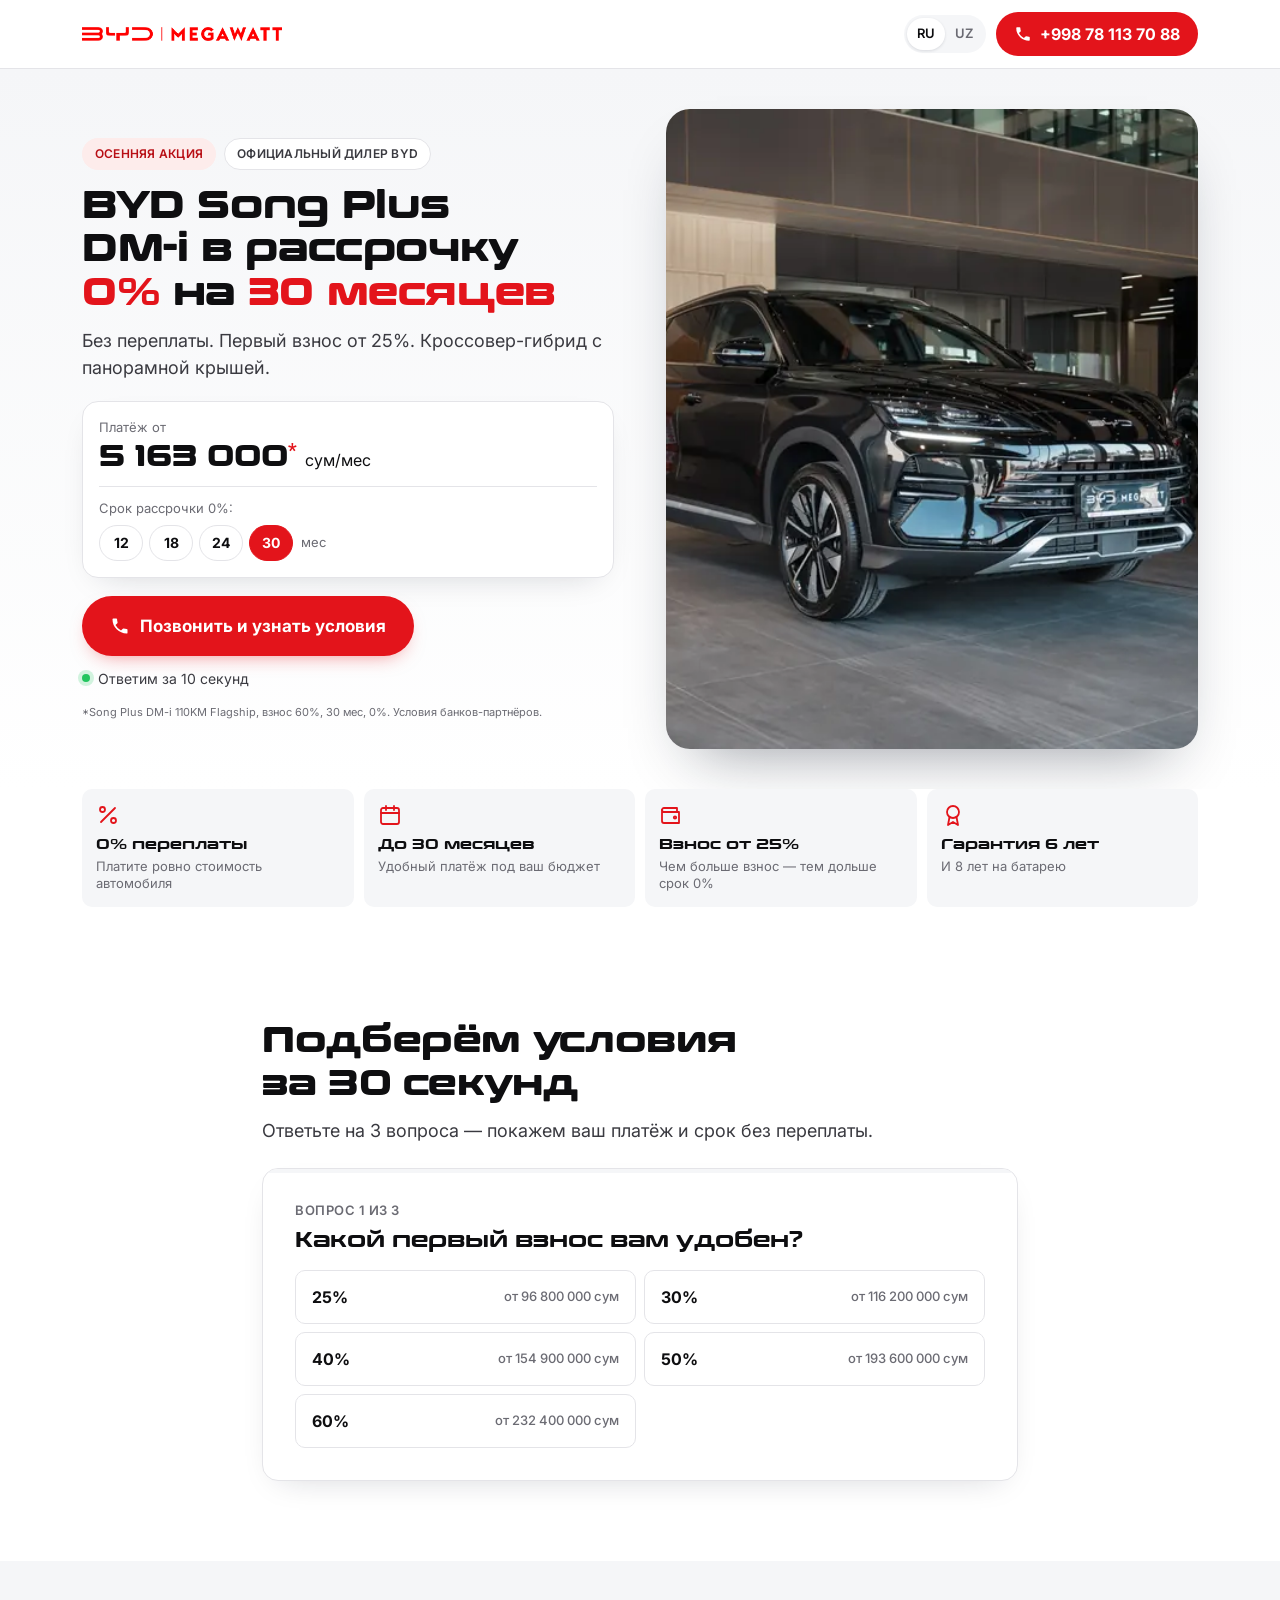
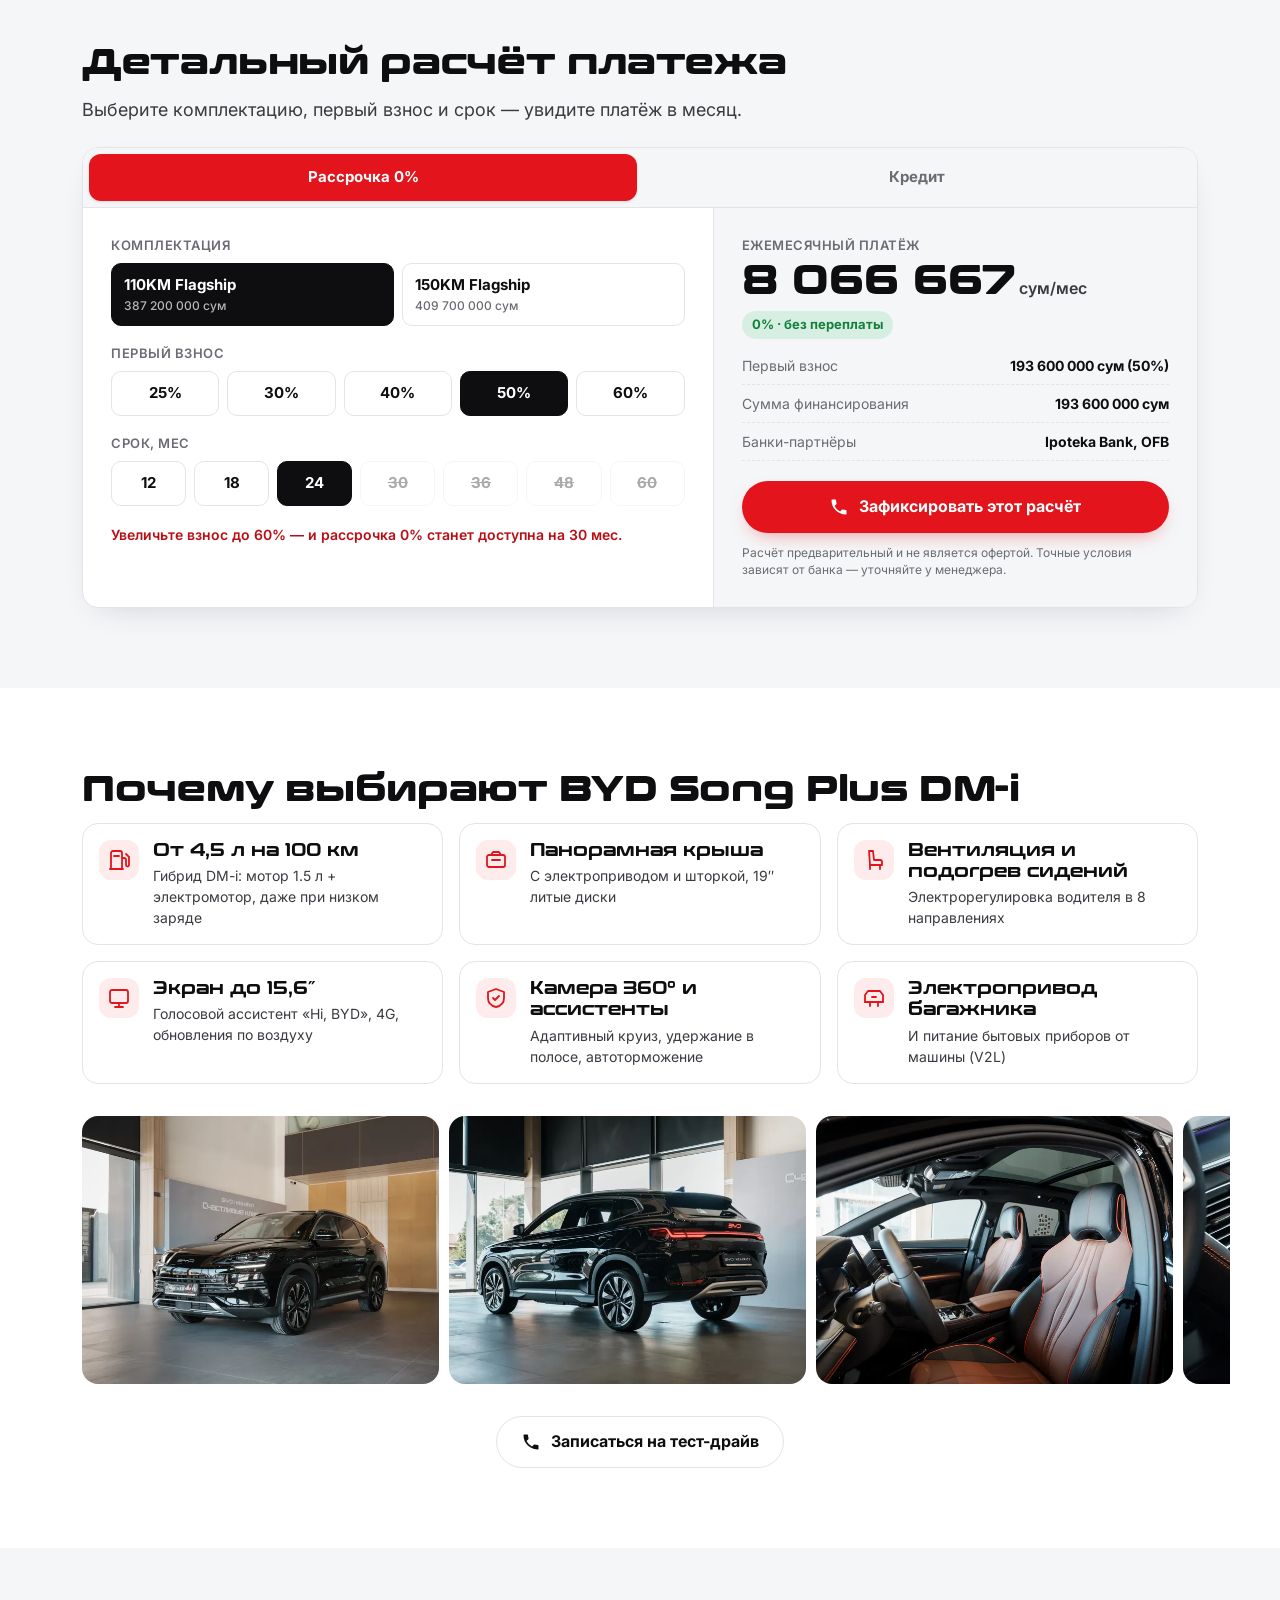
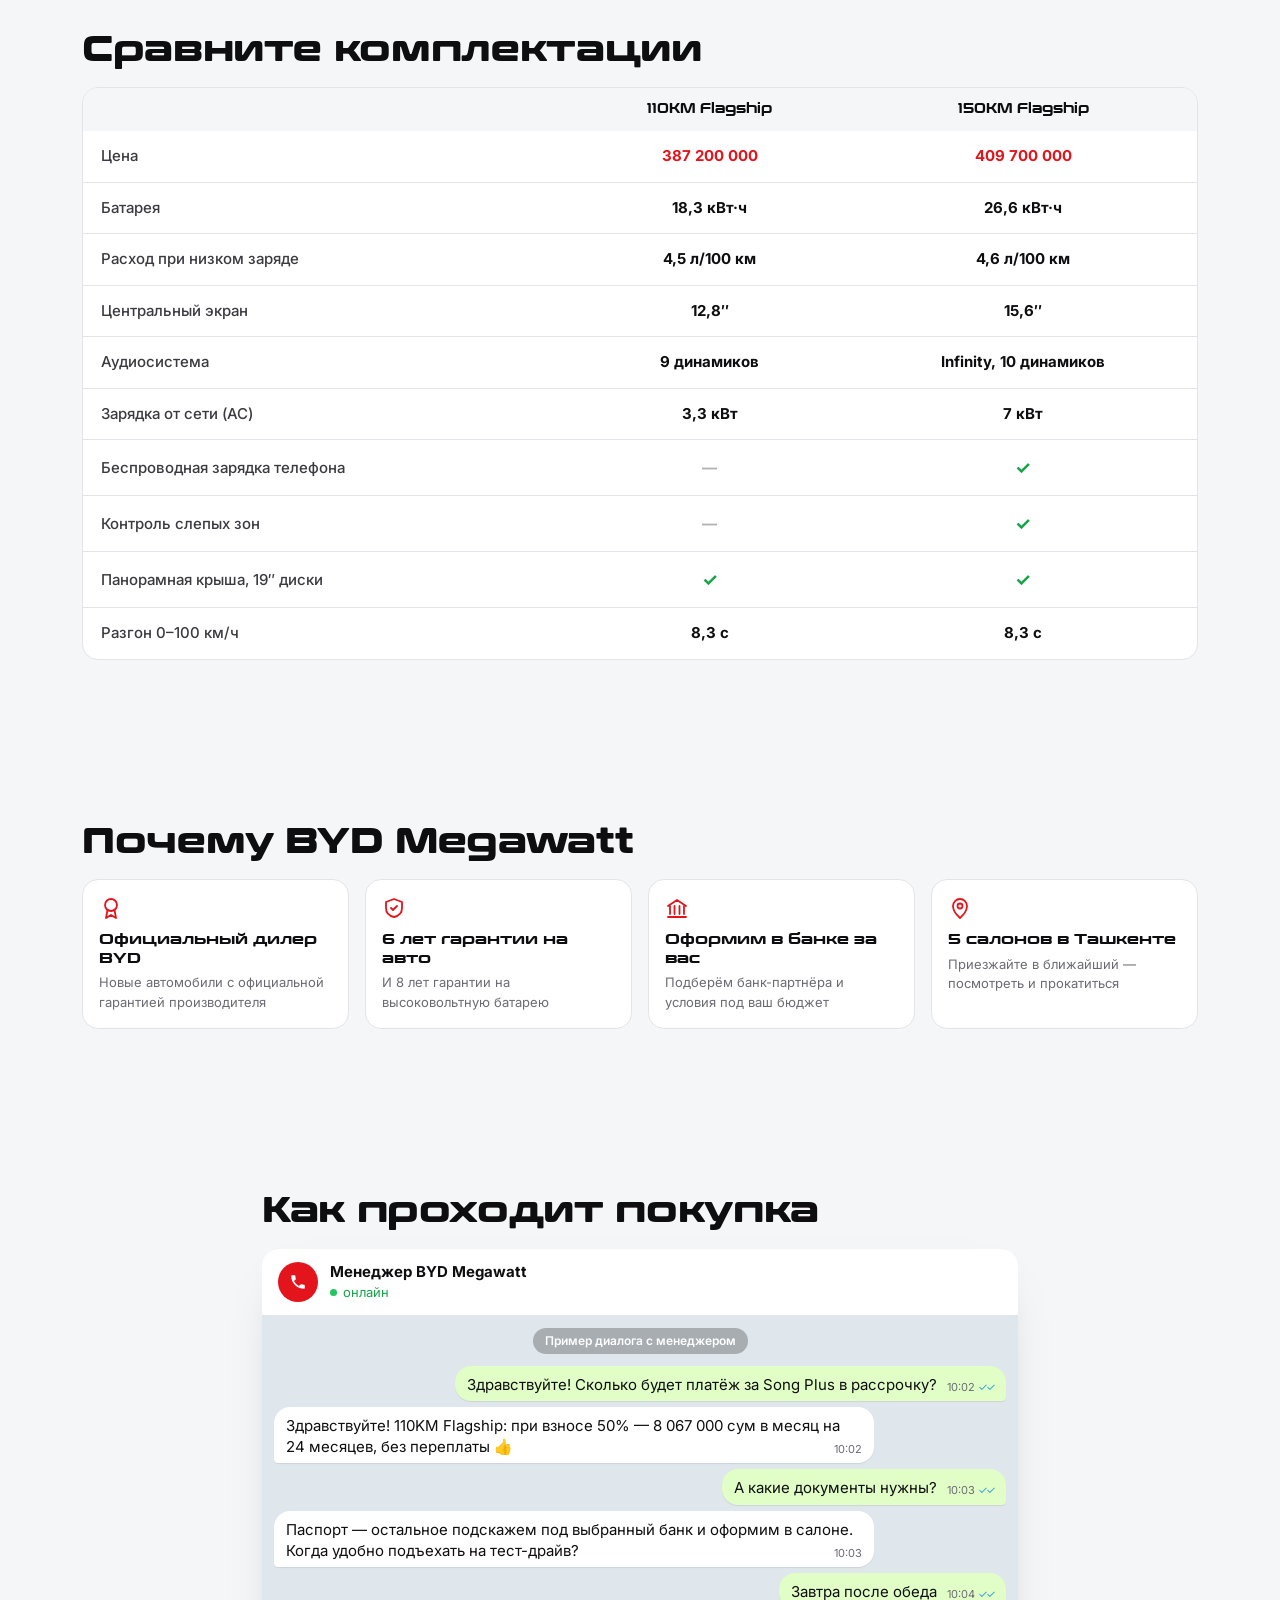
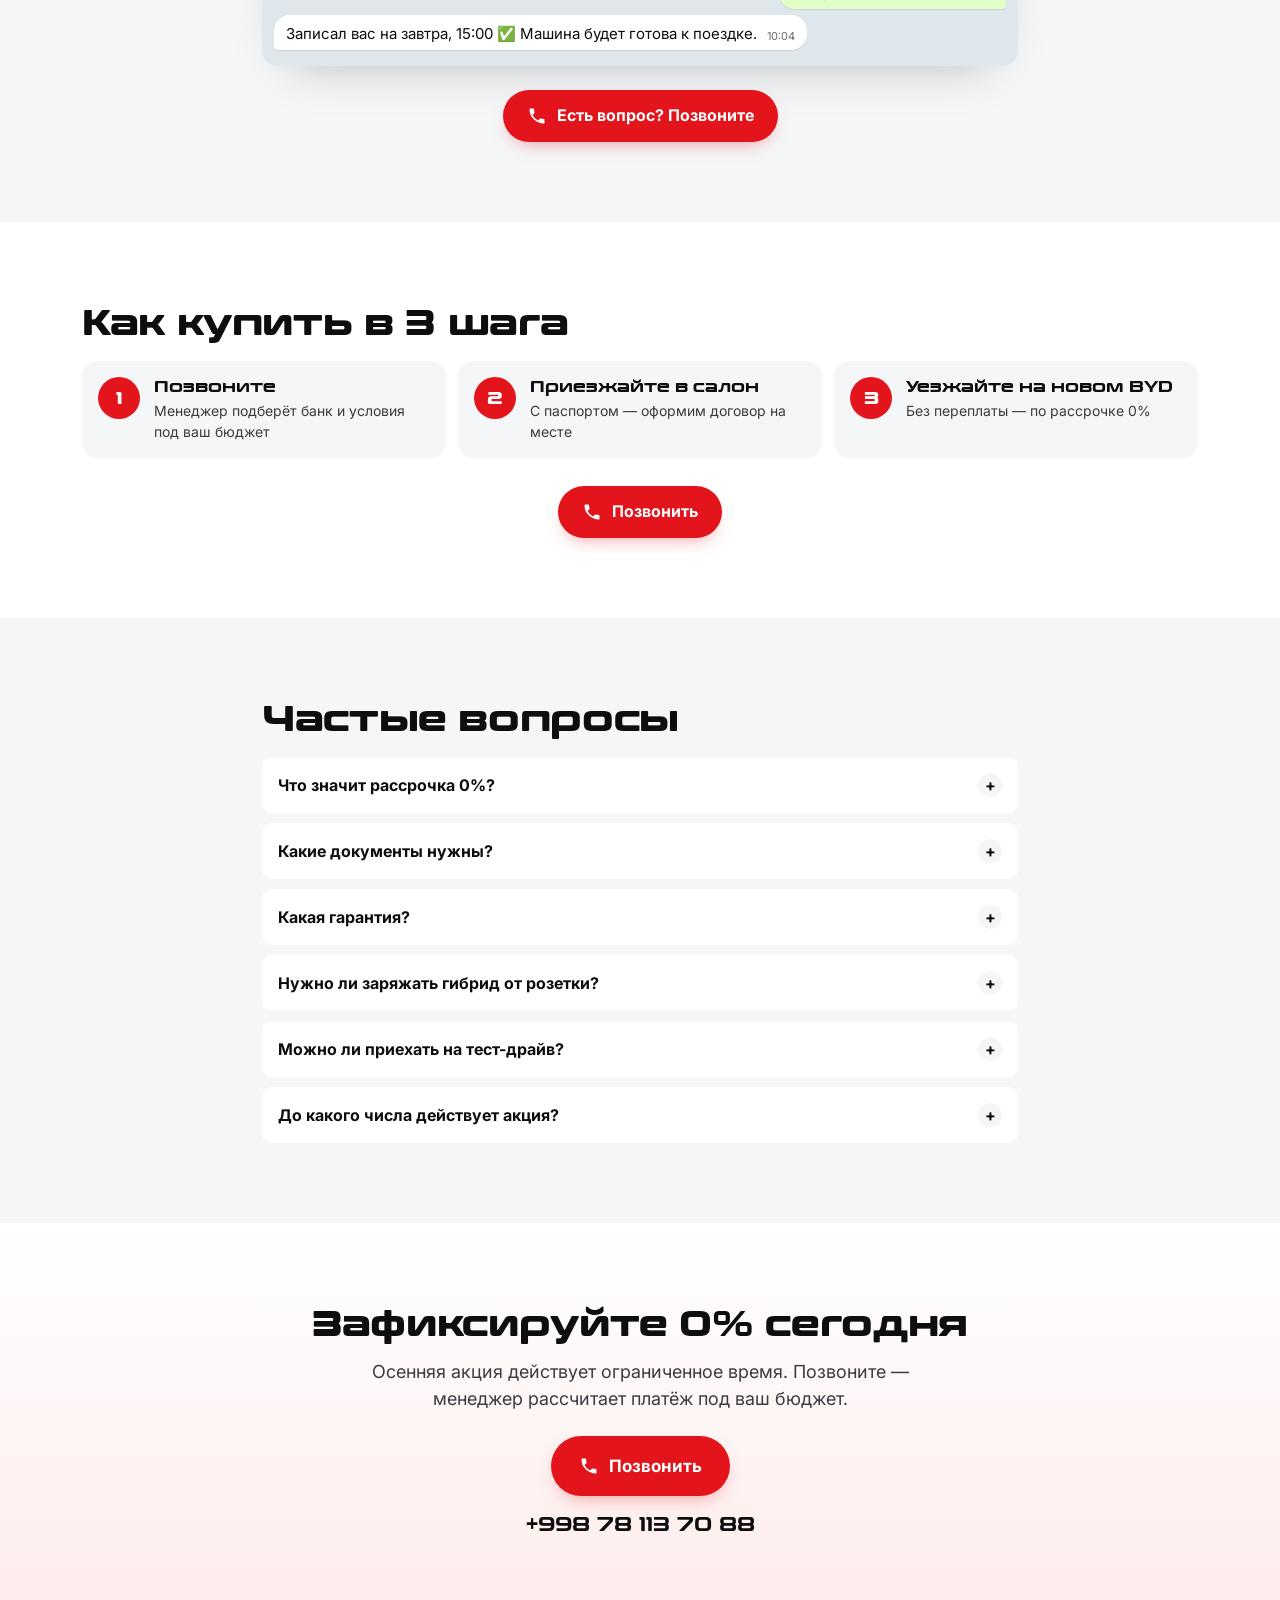
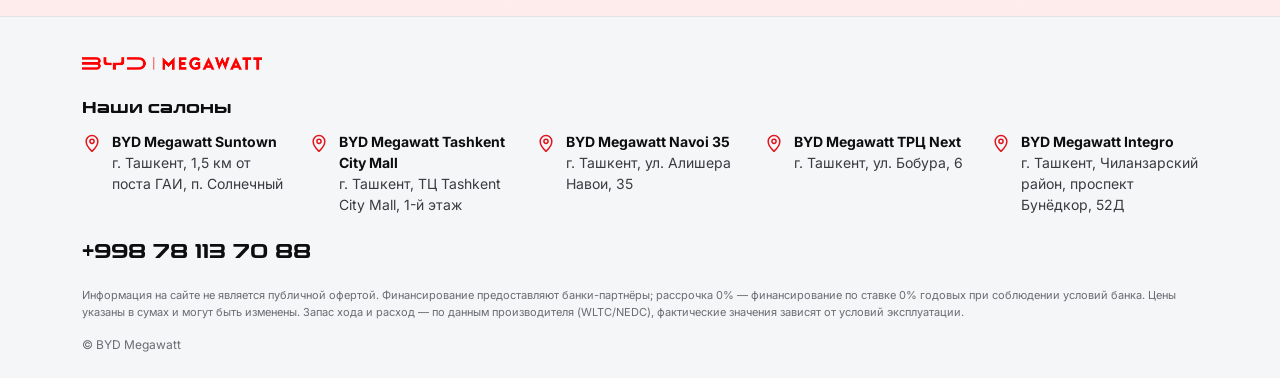
<file: song-plus/index.html>
<!doctype html>
<html lang="ru">
<head>
<meta charset="utf-8">
<meta name="viewport" content="width=device-width, initial-scale=1, viewport-fit=cover">
<title data-i18n="metaTitle">BYD Song Plus DM-i в рассрочку 0% до 30 месяцев — BYD Megawatt</title>
<meta name="description" data-i18n-content="metaDesc" content="BYD Song Plus DM-i Champion — кроссовер-гибрид от 4,5 л на 100 км. Рассрочка 0% до 30 месяцев, взнос от 25%. Официальный дилер BYD Megawatt в Ташкенте. Звоните: +998 78 113 70 88.">
<meta name="robots" content="index, follow">
<meta name="theme-color" content="#ffffff">
<meta name="format-detection" content="telephone=no">
<link rel="canonical" href="https://byd.megawatt.uz/promo/song-plus/">
<link rel="alternate" hreflang="ru" href="https://byd.megawatt.uz/promo/song-plus/">
<link rel="alternate" hreflang="uz" href="https://byd.megawatt.uz/promo/song-plus/?lang=uz">
<link rel="alternate" hreflang="x-default" href="https://byd.megawatt.uz/promo/song-plus/">
<meta property="og:url" content="https://byd.megawatt.uz/promo/song-plus/">
<meta property="og:type" content="website">
<meta property="og:site_name" content="BYD Megawatt">
<meta property="og:locale" content="ru_RU">
<meta property="og:locale:alternate" content="uz_UZ">
<meta property="og:title" data-i18n-content="metaTitle" content="BYD Song Plus DM-i в рассрочку 0% до 30 месяцев — BYD Megawatt">
<meta property="og:description" data-i18n-content="metaDesc" content="BYD Song Plus DM-i Champion — кроссовер-гибрид от 4,5 л на 100 км. Рассрочка 0% до 30 месяцев, взнос от 25%. Официальный дилер BYD Megawatt в Ташкенте. Звоните: +998 78 113 70 88.">
<meta property="og:image" content="https://byd.megawatt.uz/promo/assets/img/og/song-plus.jpg">
<meta property="og:image:width" content="1200">
<meta property="og:image:height" content="630">
<meta name="twitter:card" content="summary_large_image">
<meta name="twitter:title" data-i18n-content="metaTitle" content="BYD Song Plus DM-i в рассрочку 0% до 30 месяцев — BYD Megawatt">
<meta name="twitter:description" data-i18n-content="metaDesc" content="BYD Song Plus DM-i Champion — кроссовер-гибрид от 4,5 л на 100 км. Рассрочка 0% до 30 месяцев, взнос от 25%. Официальный дилер BYD Megawatt в Ташкенте. Звоните: +998 78 113 70 88.">
<meta name="twitter:image" content="https://byd.megawatt.uz/promo/assets/img/og/song-plus.jpg">
<link rel="icon" href="../assets/img/brand/favicon.png" type="image/png">
<link rel="apple-touch-icon" href="../assets/img/brand/apple-touch-icon.png">
<link rel="preload" as="image" href="../assets/img/song-plus/1-1200.webp" imagesrcset="../assets/img/song-plus/1-800.webp 800w, ../assets/img/song-plus/1-1200.webp 1200w, ../assets/img/song-plus/1-1600.webp 1600w" imagesizes="(min-width: 900px) 55vw, 100vw">
<link rel="preconnect" href="https://fonts.googleapis.com">
<link rel="preconnect" href="https://fonts.gstatic.com" crossorigin>
<link rel="stylesheet" href="https://fonts.googleapis.com/css2?family=Inter:wght@400;500;600;700&display=swap">
<link rel="preload" href="../assets/fonts/conthrax-hv.woff2" as="font" type="font/woff2" crossorigin>
<link rel="stylesheet" href="../assets/css/style.css">
<script type="application/ld+json">[{"@context": "https://schema.org", "@type": "AutoDealer", "name": "BYD Megawatt", "description": "Официальный дилер BYD в Ташкенте", "telephone": "+998781137088", "url": "https://byd.megawatt.uz/promo", "logo": "https://byd.megawatt.uz/promo/assets/img/brand/logo-red.png", "areaServed": "Tashkent", "department": [{"@type": "AutoDealer", "name": "BYD Megawatt Suntown", "telephone": "+998781137088", "address": {"@type": "PostalAddress", "streetAddress": "г. Ташкент, 1,5 км от поста ГАИ, п. Солнечный", "addressLocality": "Ташкент", "addressCountry": "UZ"}}, {"@type": "AutoDealer", "name": "BYD Megawatt Tashkent City Mall", "telephone": "+998781137088", "address": {"@type": "PostalAddress", "streetAddress": "г. Ташкент, ТЦ Tashkent City Mall, 1-й этаж", "addressLocality": "Ташкент", "addressCountry": "UZ"}}, {"@type": "AutoDealer", "name": "BYD Megawatt Navoi 35", "telephone": "+998781137088", "address": {"@type": "PostalAddress", "streetAddress": "г. Ташкент, ул. Алишера Навои, 35", "addressLocality": "Ташкент", "addressCountry": "UZ"}}, {"@type": "AutoDealer", "name": "BYD Megawatt ТРЦ Next", "telephone": "+998781137088", "address": {"@type": "PostalAddress", "streetAddress": "г. Ташкент, ул. Бобура, 6", "addressLocality": "Ташкент", "addressCountry": "UZ"}}, {"@type": "AutoDealer", "name": "BYD Megawatt Integro", "telephone": "+998781137088", "address": {"@type": "PostalAddress", "streetAddress": "г. Ташкент, Чиланзарский район, проспект Бунёдкор, 52Д", "addressLocality": "Ташкент", "addressCountry": "UZ"}}]}, {"@context": "https://schema.org", "@type": "Car", "name": "BYD Song Plus DM-i", "brand": {"@type": "Brand", "name": "BYD"}, "image": "https://byd.megawatt.uz/promo/assets/img/og/song-plus.jpg", "offers": [{"@type": "Offer", "name": "BYD Song Plus DM-i 110KM Flagship", "price": 387200000, "priceCurrency": "UZS", "availability": "https://schema.org/InStock", "seller": {"@type": "AutoDealer", "name": "BYD Megawatt"}}, {"@type": "Offer", "name": "BYD Song Plus DM-i 150KM Flagship", "price": 409700000, "priceCurrency": "UZS", "availability": "https://schema.org/InStock", "seller": {"@type": "AutoDealer", "name": "BYD Megawatt"}}]}]</script>
<script>window.SITE={"phone": "+998781137088", "gtm_id": "", "ga4_id": "", "fb_pixel_id": "", "ym_id": ""};window.MODEL="song-plus";</script>
<script src="../assets/js/analytics.js"></script>
</head>
<body>
<header class="top">
  <div class="wrap top__in">
    <a class="top__home" href="https://byd.megawatt.uz/" target="_blank" rel="noopener" data-site="header"><img class="top__logo" src="../assets/img/brand/logo-red.png" width="705" height="49" alt="BYD Megawatt"></a>
    <div class="top__right">
      <div class="lang" role="group" aria-label="Язык / Til">
        <button type="button" data-lang="ru" aria-pressed="true">RU</button>
        <button type="button" data-lang="uz" aria-pressed="false">UZ</button>
      </div>
      <a class="top__call" href="tel:+998781137088" data-call="header"><svg viewBox="0 0 24 24" aria-hidden="true"><path d="M6.6 10.8a15.2 15.2 0 0 0 6.6 6.6l2.2-2.2a1 1 0 0 1 1-.25 11.4 11.4 0 0 0 3.6.57 1 1 0 0 1 1 1V20a1 1 0 0 1-1 1A17 17 0 0 1 3 4a1 1 0 0 1 1-1h3.5a1 1 0 0 1 1 1c0 1.25.2 2.45.57 3.57a1 1 0 0 1-.25 1z"/></svg><span>+998 78 113 70 88</span></a>
    </div>
  </div>
</header>

<main>
<section class="hero">
  <div class="hero__media"><img class="hero__img" src="../assets/img/song-plus/1-1200.webp" srcset="../assets/img/song-plus/1-800.webp 800w, ../assets/img/song-plus/1-1200.webp 1200w, ../assets/img/song-plus/1-1600.webp 1600w" sizes="(min-width: 900px) 55vw, 100vw" width="1200" height="900" alt="BYD Song Plus DM-i" fetchpriority="high"></div>
  <div class="wrap hero__in">
    <div class="hero__text">
      <p class="chips"><span class="chip chip--red" data-i18n="promo">Осенняя акция</span><span class="chip" data-i18n="dealer">Официальный дилер BYD</span></p>
      <h1 class="hero__title" data-i18n="heroTitle">BYD Song Plus <span class='nw'>DM-i</span> в&nbsp;рассрочку <em>0%</em> на&nbsp;<em>30&nbsp;месяцев</em></h1>
      <p class="hero__sub" data-i18n="heroSub">Без переплаты. Первый взнос от 25%. Кроссовер-гибрид с панорамной крышей.</p>
      <div class="hero__price">
        <span class="hero__price-label" data-i18n="payFrom">Платёж от</span>
        <strong><span data-hero-pay>5 163 000</span><sup>*</sup></strong>
        <span data-i18n="perMonth">сум/мес</span>
        <div class="hero__terms" data-hero-terms>
          <span class="hero__terms-label" data-i18n="pickTerm">Срок рассрочки 0%:</span>
          <div class="hero__chips"><button type="button" data-term="12" aria-pressed="false">12</button><button type="button" data-term="18" aria-pressed="false">18</button><button type="button" data-term="24" aria-pressed="false">24</button><button type="button" data-term="30" aria-pressed="true">30</button><span class="hero__chips-mo" data-i18n="moShort">мес</span></div>
        </div>
      </div>
      <a class="btn btn--red btn--xl" href="tel:+998781137088" data-call="hero"><svg viewBox="0 0 24 24" aria-hidden="true"><path d="M6.6 10.8a15.2 15.2 0 0 0 6.6 6.6l2.2-2.2a1 1 0 0 1 1-.25 11.4 11.4 0 0 0 3.6.57 1 1 0 0 1 1 1V20a1 1 0 0 1-1 1A17 17 0 0 1 3 4a1 1 0 0 1 1-1h3.5a1 1 0 0 1 1 1c0 1.25.2 2.45.57 3.57a1 1 0 0 1-.25 1z"/></svg><span data-i18n="heroCta">Позвонить и узнать условия</span></a>
      <p class="hero__note"><i class="dot"></i><span data-i18n="heroNote">Ответим за 10 секунд</span></p>
      <p class="hero__foot" data-i18n="heroFoot">*Song Plus DM-i 110KM Flagship, взнос 60%, 30 мес, 0%. Условия банков-партнёров.</p>
    </div>
  </div>
</section>

<section class="benefits" aria-label="Преимущества">
  <div class="wrap">
    <ul class="benefits__list">
      <li><svg viewBox="0 0 24 24" aria-hidden="true"><path d="M19 5 5 19"/><circle cx="6.5" cy="6.5" r="2.5"/><circle cx="17.5" cy="17.5" r="2.5"/></svg><div><b data-i18n="b1t">0% переплаты</b><span data-i18n="b1d">Платите ровно стоимость автомобиля</span></div></li>
      <li><svg viewBox="0 0 24 24" aria-hidden="true"><rect x="3" y="5" width="18" height="16" rx="2"/><path d="M3 10h18M8 3v4M16 3v4"/></svg><div><b data-i18n="b2t">До 30 месяцев</b><span data-i18n="b2d">Удобный платёж под ваш бюджет</span></div></li>
      <li><svg viewBox="0 0 24 24" aria-hidden="true"><path d="M3 7a2 2 0 0 1 2-2h13v4"/><path d="M3 7v11a2 2 0 0 0 2 2h15V9H5a2 2 0 0 1-2-2z"/><circle cx="16" cy="14.5" r="1.2"/></svg><div><b data-i18n="b3t">Взнос от 25%</b><span data-i18n="b3d">Чем больше взнос — тем дольше срок 0%</span></div></li>
      <li><svg viewBox="0 0 24 24" aria-hidden="true"><circle cx="12" cy="9" r="6"/><path d="m8.5 14-1.5 8 5-3 5 3-1.5-8"/></svg><div><b data-i18n="b4t">Гарантия 6 лет</b><span data-i18n="b4d">И 8 лет на батарею</span></div></li>
    </ul>
  </div>
</section>

<section class="section" id="quiz">
  <div class="wrap wrap--narrow">
    <h2 class="h2" data-i18n="quizTitle">Подберём условия за 30 секунд</h2>
    <p class="lead" data-i18n="quizLead">Ответьте на 3 вопроса — покажем ваш платёж и срок без переплаты.</p>
    <div class="quiz" data-quiz>
      <div class="quiz__bar"><i data-quiz-bar></i></div>
      <div class="quiz__step" data-step="1">
        <p class="quiz__n" data-quiz-n="1"></p>
        <h3 class="quiz__q" data-i18n="qq1">Какой первый взнос вам удобен?</h3>
        <div class="quiz__opts"><button type="button" data-a="25">25%<small><span data-i18n="fromPre">от </span>96 800 000&nbsp;<span data-i18n="sumFrom">сум</span></small></button><button type="button" data-a="30">30%<small><span data-i18n="fromPre">от </span>116 200 000&nbsp;<span data-i18n="sumFrom">сум</span></small></button><button type="button" data-a="40">40%<small><span data-i18n="fromPre">от </span>154 900 000&nbsp;<span data-i18n="sumFrom">сум</span></small></button><button type="button" data-a="50">50%<small><span data-i18n="fromPre">от </span>193 600 000&nbsp;<span data-i18n="sumFrom">сум</span></small></button><button type="button" data-a="60">60%<small><span data-i18n="fromPre">от </span>232 400 000&nbsp;<span data-i18n="sumFrom">сум</span></small></button></div>
      </div>
      <div class="quiz__step" data-step="2" hidden>
        <p class="quiz__n" data-quiz-n="2"></p>
        <h3 class="quiz__q" data-i18n="qq2">Какой платёж в месяц комфортен?</h3>
        <div class="quiz__opts">
          <button type="button" data-a="5000000" data-i18n="qq2a">до 5 млн сум</button>
          <button type="button" data-a="8000000" data-i18n="qq2b">5–8 млн сум</button>
          <button type="button" data-a="12000000" data-i18n="qq2c">8–12 млн сум</button>
          <button type="button" data-a="999000000" data-i18n="qq2d">больше 12 млн сум</button>
        </div>
        <button type="button" class="quiz__back" data-back data-i18n="quizBack">Назад</button>
      </div>
      <div class="quiz__step" data-step="3" hidden>
        <p class="quiz__n" data-quiz-n="3"></p>
        <h3 class="quiz__q" data-i18n="qq3">Когда планируете покупку?</h3>
        <div class="quiz__opts">
          <button type="button" data-a="now" data-i18n="qq3a">В этом месяце</button>
          <button type="button" data-a="soon" data-i18n="qq3b">В ближайшие 1–3 месяца</button>
          <button type="button" data-a="later" data-i18n="qq3c">Пока присматриваюсь</button>
        </div>
        <button type="button" class="quiz__back" data-back data-i18n="quizBack">Назад</button>
      </div>
      <div class="quiz__result" data-step="result" hidden>
        <p class="quiz__n" data-i18n="quizResult">Ваш вариант</p>
        <p class="quiz__fit" data-q-out="fit"></p>
        <p class="quiz__trim" data-q-out="trim"></p>
        <p class="quiz__pay"><strong data-q-out="pay"></strong> <span data-i18n="perMonth">сум/мес</span></p>
        <dl class="calc__dl">
          <div><dt data-i18n="downSum">Первый взнос</dt><dd data-q-out="down"></dd></div>
          <div><dt data-i18n="quizTerm">Срок</dt><dd data-q-out="term"></dd></div>
          <div><dt data-i18n="rate">Ставка</dt><dd data-q-out="rate"></dd></div>
        </dl>
        <a class="btn btn--red btn--block" href="tel:+998781137088" data-call="quiz"><svg viewBox="0 0 24 24" aria-hidden="true"><path d="M6.6 10.8a15.2 15.2 0 0 0 6.6 6.6l2.2-2.2a1 1 0 0 1 1-.25 11.4 11.4 0 0 0 3.6.57 1 1 0 0 1 1 1V20a1 1 0 0 1-1 1A17 17 0 0 1 3 4a1 1 0 0 1 1-1h3.5a1 1 0 0 1 1 1c0 1.25.2 2.45.57 3.57a1 1 0 0 1-.25 1z"/></svg><span data-i18n="quizCta">Позвонить и закрепить вариант</span></a>
        <p class="quiz__after" data-q-out="after"></p>
        <button type="button" class="quiz__back" data-restart data-i18n="quizRestart">Пройти заново</button>
      </div>
    </div>
  </div>
</section>

<section class="section section--grey" id="calc">
  <div class="wrap">
    <h2 class="h2" data-i18n="calcTitle">Детальный расчёт платежа</h2>
    <p class="lead" data-i18n="calcLead">Выберите комплектацию, первый взнос и срок — увидите платёж в месяц.</p>
    <div class="calc" data-calc>
      <script type="application/json" data-calc-data>{"model": "BYD Song Plus <span class='nw'>DM-i</span>", "terms": [12, 18, 24, 30, 36, 48, 60], "downs": [25, 30, 40, 50, 60], "trims": [{"id": "110", "name": "110KM Flagship", "price": 387200000, "rates": [[0, 3, 6.5, 10.5, 10.8, 12.4, 13.2], [0, 1.4, 5, 9, 9.5, 11.2, 12.2], [0, 0, 1.9, 6, 6.9, 9.2, 10.3], [0, 0, 0, 2.3, 3.6, 6.2, 7.7], [0, 0, 0, 0, 0.5, 1.6, 3.5]], "banks": ["Ipoteka Bank", "OFB"]}, {"id": "150", "name": "150KM Flagship", "price": 409700000, "rates": [[0, 3, 6.5, 10.5, 10.8, 12.4, 13.2], [0, 1.4, 5, 9, 9.5, 11.2, 12.2], [0, 0, 1.9, 6, 6.9, 9.2, 10.3], [0, 0, 0, 2.3, 3.6, 6.2, 7.7], [0, 0, 0, 0, 0.5, 1.6, 3.5]], "banks": ["Ipoteka Bank", "OFB"]}]}</script>
      <div class="calc__tabs" role="tablist">
        <button type="button" role="tab" data-mode="inst" aria-selected="true"><span data-i18n="tabInst">Рассрочка 0%</span></button>
        <button type="button" role="tab" data-mode="credit" aria-selected="false"><span data-i18n="tabCredit">Кредит</span></button>
      </div>
      <div class="calc__body">
        <div class="calc__inputs">
          <fieldset class="calc__group"><legend data-i18n="trim">Комплектация</legend><div class="seg seg--trim" data-trims></div></fieldset>
          <fieldset class="calc__group"><legend data-i18n="down">Первый взнос</legend><div class="seg" data-downs></div></fieldset>
          <fieldset class="calc__group"><legend data-i18n="term">Срок, мес</legend><div class="seg seg--terms" data-terms></div></fieldset>
          <p class="calc__hint" data-hint></p>
        </div>
        <div class="calc__result">
          <p class="calc__label" data-i18n="monthly">Ежемесячный платёж</p>
          <p class="calc__pay"><strong data-out="pay">—</strong> <span data-i18n="perMonth">сум/мес</span></p>
          <p class="calc__badge" data-out="badge"></p>
          <dl class="calc__dl">
            <div><dt data-i18n="downSum">Первый взнос</dt><dd data-out="down"></dd></div>
            <div><dt data-i18n="loanSum">Сумма финансирования</dt><dd data-out="loan"></dd></div>
            <div data-credit-only hidden><dt data-i18n="rate">Ставка</dt><dd data-out="rate"></dd></div>
            <div data-credit-only hidden><dt data-i18n="overpay">Переплата</dt><dd data-out="over"></dd></div>
            <div><dt data-i18n="banks">Банки-партнёры</dt><dd data-out="banks"></dd></div>
          </dl>
          <a class="btn btn--red btn--block" href="tel:+998781137088" data-call="calc"><svg viewBox="0 0 24 24" aria-hidden="true"><path d="M6.6 10.8a15.2 15.2 0 0 0 6.6 6.6l2.2-2.2a1 1 0 0 1 1-.25 11.4 11.4 0 0 0 3.6.57 1 1 0 0 1 1 1V20a1 1 0 0 1-1 1A17 17 0 0 1 3 4a1 1 0 0 1 1-1h3.5a1 1 0 0 1 1 1c0 1.25.2 2.45.57 3.57a1 1 0 0 1-.25 1z"/></svg><span data-i18n="calcCta">Зафиксировать этот расчёт</span></a>
          <p class="calc__note" data-i18n="calcNote">Расчёт предварительный и не является офертой. Точные условия зависят от банка — уточняйте у менеджера.</p>
        </div>
      </div>
    </div>
  </div>
</section>

<section class="section" id="features">
  <div class="wrap">
    <h2 class="h2" data-i18n="featTitle">Почему выбирают BYD Song Plus <span class='nw'>DM-i</span></h2>
    <ul class="feats"><li class="feat"><svg viewBox="0 0 24 24" aria-hidden="true"><path d="M4 21V5a2 2 0 0 1 2-2h7a2 2 0 0 1 2 2v16M3 21h13M7 8h5M15 10h2a2 2 0 0 1 2 2v5a1.5 1.5 0 0 0 3 0V9l-3-3"/></svg><div><h3 data-i18n="f1t">От 4,5 л на 100 км</h3><p data-i18n="f1d">Гибрид DM-i: мотор 1.5 л + электромотор, даже при низком заряде</p></div></li><li class="feat"><svg viewBox="0 0 24 24" aria-hidden="true"><rect x="3" y="7" width="18" height="12" rx="2"/><path d="M7 7l2-3h6l2 3"/><path d="M8 12h8"/></svg><div><h3 data-i18n="f2t">Панорамная крыша</h3><p data-i18n="f2d">С электроприводом и шторкой, 19″ литые диски</p></div></li><li class="feat"><svg viewBox="0 0 24 24" aria-hidden="true"><path d="M7 3h4l1 9h6a2 2 0 0 1 2 2v3H8z"/><path d="M8 17v4M18 17v4"/></svg><div><h3 data-i18n="f3t">Вентиляция и подогрев сидений</h3><p data-i18n="f3d">Электрорегулировка водителя в 8 направлениях</p></div></li><li class="feat"><svg viewBox="0 0 24 24" aria-hidden="true"><rect x="3" y="4" width="18" height="13" rx="2"/><path d="M8 21h8M12 17v4"/></svg><div><h3 data-i18n="f4t">Экран до 15,6″</h3><p data-i18n="f4d">Голосовой ассистент «Hi, BYD», 4G, обновления по воздуху</p></div></li><li class="feat"><svg viewBox="0 0 24 24" aria-hidden="true"><path d="M12 3 4 6v6c0 5 3.5 8 8 9 4.5-1 8-4 8-9V6z"/><path d="m9 12 2 2 4-4"/></svg><div><h3 data-i18n="f5t">Камера 360° и ассистенты</h3><p data-i18n="f5d">Адаптивный круиз, удержание в полосе, автоторможение</p></div></li><li class="feat"><svg viewBox="0 0 24 24" aria-hidden="true"><path d="M3 16V9l3-4h12l3 4v7z"/><path d="M3 16h18M8 20v-4M16 20v-4M10 11h4"/></svg><div><h3 data-i18n="f6t">Электропривод багажника</h3><p data-i18n="f6d">И питание бытовых приборов от машины (V2L)</p></div></li></ul>
  </div>
  <ul class="gallery" aria-label="Фото"><li><img class="" src="../assets/img/song-plus/2-1200.webp" srcset="../assets/img/song-plus/2-800.webp 800w, ../assets/img/song-plus/2-1200.webp 1200w, ../assets/img/song-plus/2-1600.webp 1600w" sizes="(min-width: 900px) 33vw, 85vw" width="1200" height="900" alt="BYD Song Plus DM-i" loading="lazy" decoding="async"></li><li><img class="" src="../assets/img/song-plus/3-1200.webp" srcset="../assets/img/song-plus/3-800.webp 800w, ../assets/img/song-plus/3-1200.webp 1200w, ../assets/img/song-plus/3-1600.webp 1600w" sizes="(min-width: 900px) 33vw, 85vw" width="1200" height="900" alt="BYD Song Plus DM-i" loading="lazy" decoding="async"></li><li><img class="" src="../assets/img/song-plus/4-1200.webp" srcset="../assets/img/song-plus/4-800.webp 800w, ../assets/img/song-plus/4-1200.webp 1200w, ../assets/img/song-plus/4-1600.webp 1600w" sizes="(min-width: 900px) 33vw, 85vw" width="1200" height="900" alt="BYD Song Plus DM-i" loading="lazy" decoding="async"></li><li><img class="" src="../assets/img/song-plus/5-1200.webp" srcset="../assets/img/song-plus/5-800.webp 800w, ../assets/img/song-plus/5-1200.webp 1200w, ../assets/img/song-plus/5-1600.webp 1600w" sizes="(min-width: 900px) 33vw, 85vw" width="1200" height="900" alt="BYD Song Plus DM-i" loading="lazy" decoding="async"></li><li><img class="" src="../assets/img/song-plus/6-1200.webp" srcset="../assets/img/song-plus/6-800.webp 800w, ../assets/img/song-plus/6-1200.webp 1200w, ../assets/img/song-plus/6-1600.webp 1600w" sizes="(min-width: 900px) 33vw, 85vw" width="1200" height="900" alt="BYD Song Plus DM-i" loading="lazy" decoding="async"></li><li><img class="" src="../assets/img/song-plus/7-1200.webp" srcset="../assets/img/song-plus/7-800.webp 800w, ../assets/img/song-plus/7-1200.webp 1200w, ../assets/img/song-plus/7-1600.webp 1600w" sizes="(min-width: 900px) 33vw, 85vw" width="1200" height="900" alt="BYD Song Plus DM-i" loading="lazy" decoding="async"></li><li><img class="" src="../assets/img/song-plus/8-1200.webp" srcset="../assets/img/song-plus/8-800.webp 800w, ../assets/img/song-plus/8-1200.webp 1200w, ../assets/img/song-plus/8-1600.webp 1600w" sizes="(min-width: 900px) 33vw, 85vw" width="1200" height="900" alt="BYD Song Plus DM-i" loading="lazy" decoding="async"></li><li><img class="" src="../assets/img/song-plus/9-1200.webp" srcset="../assets/img/song-plus/9-800.webp 800w, ../assets/img/song-plus/9-1200.webp 1200w, ../assets/img/song-plus/9-1600.webp 1600w" sizes="(min-width: 900px) 33vw, 85vw" width="1200" height="900" alt="BYD Song Plus DM-i" loading="lazy" decoding="async"></li><li><img class="" src="../assets/img/song-plus/10-1200.webp" srcset="../assets/img/song-plus/10-800.webp 800w, ../assets/img/song-plus/10-1200.webp 1200w, ../assets/img/song-plus/10-1600.webp 1600w" sizes="(min-width: 900px) 33vw, 85vw" width="1200" height="900" alt="BYD Song Plus DM-i" loading="lazy" decoding="async"></li></ul>
  <div class="wrap center"><a class="btn btn--outline" href="tel:+998781137088" data-call="testdrive"><svg viewBox="0 0 24 24" aria-hidden="true"><path d="M6.6 10.8a15.2 15.2 0 0 0 6.6 6.6l2.2-2.2a1 1 0 0 1 1-.25 11.4 11.4 0 0 0 3.6.57 1 1 0 0 1 1 1V20a1 1 0 0 1-1 1A17 17 0 0 1 3 4a1 1 0 0 1 1-1h3.5a1 1 0 0 1 1 1c0 1.25.2 2.45.57 3.57a1 1 0 0 1-.25 1z"/></svg><span data-i18n="testDrive">Записаться на тест-драйв</span></a></div>
</section>

<section class="section section--grey" id="compare">
  <div class="wrap">
    <h2 class="h2" data-i18n="compareTitle">Сравните комплектации</h2>
    <div class="compare-wrap"><table class="compare"><thead><tr><th></th><th scope="col">110KM Flagship</th><th scope="col">150KM Flagship</th></tr></thead><tbody><tr class="compare__price"><th scope="row" data-i18n="price">Цена</th><td>387 200 000</td><td>409 700 000</td></tr><tr><th scope="row" data-i18n="cmp0">Батарея</th><td data-i18n="cmp0a">18,3 кВт·ч</td><td data-i18n="cmp0b">26,6 кВт·ч</td></tr><tr><th scope="row" data-i18n="cmp1">Расход при низком заряде</th><td data-i18n="cmp1a">4,5 л/100 км</td><td data-i18n="cmp1b">4,6 л/100 км</td></tr><tr><th scope="row" data-i18n="cmp2">Центральный экран</th><td data-i18n="cmp2a">12,8″</td><td data-i18n="cmp2b">15,6″</td></tr><tr><th scope="row" data-i18n="cmp3">Аудиосистема</th><td data-i18n="cmp3a">9 динамиков</td><td data-i18n="cmp3b">Infinity, 10 динамиков</td></tr><tr><th scope="row" data-i18n="cmp4">Зарядка от сети (AC)</th><td data-i18n="cmp4a">3,3 кВт</td><td data-i18n="cmp4b">7 кВт</td></tr><tr><th scope="row" data-i18n="cmp5">Беспроводная зарядка телефона</th><td class="no">—</td><td class="yes">✓</td></tr><tr><th scope="row" data-i18n="cmp6">Контроль слепых зон</th><td class="no">—</td><td class="yes">✓</td></tr><tr><th scope="row" data-i18n="cmp7">Панорамная крыша, 19″ диски</th><td class="yes">✓</td><td class="yes">✓</td></tr><tr><th scope="row" data-i18n="cmp8">Разгон 0–100 км/ч</th><td data-i18n="cmp8a">8,3 с</td><td data-i18n="cmp8b">8,3 с</td></tr></tbody></table></div>
  </div>
</section>



<section class="section section--dark" id="why">
  <div class="wrap">
    <h2 class="h2" data-i18n="whyTitle">Почему BYD Megawatt</h2>
    <ul class="why">
      <li><svg viewBox="0 0 24 24" aria-hidden="true"><circle cx="12" cy="9" r="6"/><path d="m8.5 14-1.5 8 5-3 5 3-1.5-8"/></svg><b data-i18n="w1t">Официальный дилер BYD</b><span data-i18n="w1d">Новые автомобили с официальной гарантией производителя</span></li>
      <li><svg viewBox="0 0 24 24" aria-hidden="true"><path d="M12 3 4 6v6c0 5 3.5 8 8 9 4.5-1 8-4 8-9V6z"/><path d="m9 12 2 2 4-4"/></svg><b data-i18n="w2t">6 лет гарантии на авто</b><span data-i18n="w2d">И 8 лет гарантии на высоковольтную батарею</span></li>
      <li><svg viewBox="0 0 24 24" aria-hidden="true"><path d="M3 10 12 4l9 6M5 10v8M9.5 10v8M14.5 10v8M19 10v8M3 21h18"/></svg><b data-i18n="w3t">Оформим в банке за вас</b><span data-i18n="w3d">Подберём банк-партнёра и условия под ваш бюджет</span></li>
      <li><svg viewBox="0 0 24 24" aria-hidden="true"><path d="M12 22s7-6.2 7-12a7 7 0 1 0-14 0c0 5.8 7 12 7 12z"/><circle cx="12" cy="10" r="2.5"/></svg><b data-i18n="w4t">5 салонов в Ташкенте</b><span data-i18n="w4d">Приезжайте в ближайший — посмотреть и прокатиться</span></li>
    </ul>
  </div>
</section>

<section class="section section--grey" id="chat">
  <div class="wrap wrap--narrow">
    <h2 class="h2" data-i18n="chatTitle">Как проходит покупка</h2>
    <div class="chat">
      <div class="chat__head"><span class="chat__ava"><svg viewBox="0 0 24 24" aria-hidden="true"><path d="M6.6 10.8a15.2 15.2 0 0 0 6.6 6.6l2.2-2.2a1 1 0 0 1 1-.25 11.4 11.4 0 0 0 3.6.57 1 1 0 0 1 1 1V20a1 1 0 0 1-1 1A17 17 0 0 1 3 4a1 1 0 0 1 1-1h3.5a1 1 0 0 1 1 1c0 1.25.2 2.45.57 3.57a1 1 0 0 1-.25 1z"/></svg></span>
        <div><b data-i18n="chatManager">Менеджер BYD Megawatt</b><small><i class="dot"></i><span data-i18n="chatOnline">онлайн</span></small></div></div>
      <p class="chat__label" data-i18n="chatLabel">Пример диалога с менеджером</p>
      <div class="chat__body"><div class="msg msg--me"><p data-i18n="c1">Здравствуйте! Сколько будет платёж за Song Plus в рассрочку?</p><time>10:02<i>✓✓</i></time></div><div class="msg msg--them"><p data-i18n="c2">Здравствуйте! 110KM Flagship: при взносе 50% — 8 067 000 сум в месяц на 24 месяцев, без переплаты 👍</p><time>10:02</time></div><div class="msg msg--me"><p data-i18n="c3">А какие документы нужны?</p><time>10:03<i>✓✓</i></time></div><div class="msg msg--them"><p data-i18n="c4">Паспорт — остальное подскажем под выбранный банк и оформим в салоне. Когда удобно подъехать на тест-драйв?</p><time>10:03</time></div><div class="msg msg--me"><p data-i18n="c5">Завтра после обеда</p><time>10:04<i>✓✓</i></time></div><div class="msg msg--them"><p data-i18n="c6">Записал вас на завтра, 15:00 ✅ Машина будет готова к поездке.</p><time>10:04</time></div></div>
    </div>
    <div class="center"><a class="btn btn--red" href="tel:+998781137088" data-call="chat"><svg viewBox="0 0 24 24" aria-hidden="true"><path d="M6.6 10.8a15.2 15.2 0 0 0 6.6 6.6l2.2-2.2a1 1 0 0 1 1-.25 11.4 11.4 0 0 0 3.6.57 1 1 0 0 1 1 1V20a1 1 0 0 1-1 1A17 17 0 0 1 3 4a1 1 0 0 1 1-1h3.5a1 1 0 0 1 1 1c0 1.25.2 2.45.57 3.57a1 1 0 0 1-.25 1z"/></svg><span data-i18n="chatCta">Есть вопрос? Позвоните</span></a></div>
  </div>
</section>

<section class="section" id="steps">
  <div class="wrap">
    <h2 class="h2" data-i18n="stepsTitle">Как купить в 3 шага</h2>
    <ol class="steps">
      <li><b data-i18n="s1t">Позвоните</b><span data-i18n="s1d">Менеджер подберёт банк и условия под ваш бюджет</span></li>
      <li><b data-i18n="s2t">Приезжайте в салон</b><span data-i18n="s2d">С паспортом — оформим договор на месте</span></li>
      <li><b data-i18n="s3t">Уезжайте на новом BYD</b><span data-i18n="s3d">Без переплаты — по рассрочке 0%</span></li>
    </ol>
    <div class="center"><a class="btn btn--red" href="tel:+998781137088" data-call="steps"><svg viewBox="0 0 24 24" aria-hidden="true"><path d="M6.6 10.8a15.2 15.2 0 0 0 6.6 6.6l2.2-2.2a1 1 0 0 1 1-.25 11.4 11.4 0 0 0 3.6.57 1 1 0 0 1 1 1V20a1 1 0 0 1-1 1A17 17 0 0 1 3 4a1 1 0 0 1 1-1h3.5a1 1 0 0 1 1 1c0 1.25.2 2.45.57 3.57a1 1 0 0 1-.25 1z"/></svg><span data-i18n="call">Позвонить</span></a></div>
  </div>
</section>

<section class="section section--grey" id="faq">
  <div class="wrap wrap--narrow">
    <h2 class="h2" data-i18n="faqTitle">Частые вопросы</h2>
    <div class="faq"><details class="faq__item"><summary data-i18n="q1">Что значит рассрочка 0%?</summary><p data-i18n="a1">Вы платите только стоимость автомобиля — без процентов. Срок рассрочки 0% зависит от первого взноса: чем больше взнос, тем дольше срок. Посчитайте в калькуляторе выше.</p></details><details class="faq__item"><summary data-i18n="q2">Какие документы нужны?</summary><p data-i18n="a2">Для оформления нужен паспорт (ID-карта). Точный список зависит от выбранного банка — менеджер подскажет по телефону.</p></details><details class="faq__item"><summary data-i18n="q3">Какая гарантия?</summary><p data-i18n="a3">6 лет на автомобиль и 8 лет на высоковольтную батарею. Обслуживание — у официального дилера BYD Megawatt.</p></details><details class="faq__item"><summary data-i18n="q4">Нужно ли заряжать гибрид от розетки?</summary><p data-i18n="a4">Не обязательно. DM-i заряжает батарею на ходу — от двигателя и при торможении. Зарядка от розетки просто позволит больше ездить на электричестве и экономить на топливе.</p></details><details class="faq__item"><summary data-i18n="q5">Можно ли приехать на тест-драйв?</summary><p data-i18n="a5">Да. Позвоните — менеджер запишет вас на удобное время в ближайший салон.</p></details><details class="faq__item"><summary data-i18n="q6">До какого числа действует акция?</summary><p data-i18n="a6">Осенняя акция действует ограниченное время. О её завершении банк объявит отдельно — актуальные условия уточняйте по телефону.</p></details></div>
  </div>
</section>

<section class="final">
  <div class="wrap final__in">
    <h2 class="h2" data-i18n="finalTitle">Зафиксируйте 0% сегодня</h2>
    <p class="lead" data-i18n="finalText">Осенняя акция действует ограниченное время. Позвоните — менеджер рассчитает платёж под ваш бюджет.</p>
    <a class="btn btn--red btn--xl" href="tel:+998781137088" data-call="final"><svg viewBox="0 0 24 24" aria-hidden="true"><path d="M6.6 10.8a15.2 15.2 0 0 0 6.6 6.6l2.2-2.2a1 1 0 0 1 1-.25 11.4 11.4 0 0 0 3.6.57 1 1 0 0 1 1 1V20a1 1 0 0 1-1 1A17 17 0 0 1 3 4a1 1 0 0 1 1-1h3.5a1 1 0 0 1 1 1c0 1.25.2 2.45.57 3.57a1 1 0 0 1-.25 1z"/></svg><span data-i18n="call">Позвонить</span></a>
    <a class="final__phone" href="tel:+998781137088" data-call="final-phone">+998 78 113 70 88</a>
  </div>
</section>
</main>

<footer class="foot">
  <div class="wrap">
    <a href="https://byd.megawatt.uz/" target="_blank" rel="noopener" data-site="footer"><img class="foot__logo" src="../assets/img/brand/logo-red.png" width="705" height="49" alt="BYD Megawatt" loading="lazy"></a>
    <h2 class="foot__h" data-i18n="addrTitle">Наши салоны</h2>
    <ul class="addr"><li><svg viewBox="0 0 24 24" aria-hidden="true"><path d="M12 22s7-6.2 7-12a7 7 0 1 0-14 0c0 5.8 7 12 7 12z"/><circle cx="12" cy="10" r="2.5"/></svg><div><b>BYD Megawatt Suntown</b><span data-i18n="addr0">г. Ташкент, 1,5 км от поста ГАИ, п. Солнечный</span></div></li><li><svg viewBox="0 0 24 24" aria-hidden="true"><path d="M12 22s7-6.2 7-12a7 7 0 1 0-14 0c0 5.8 7 12 7 12z"/><circle cx="12" cy="10" r="2.5"/></svg><div><b>BYD Megawatt Tashkent City Mall</b><span data-i18n="addr1">г. Ташкент, ТЦ Tashkent City Mall, 1-й этаж</span></div></li><li><svg viewBox="0 0 24 24" aria-hidden="true"><path d="M12 22s7-6.2 7-12a7 7 0 1 0-14 0c0 5.8 7 12 7 12z"/><circle cx="12" cy="10" r="2.5"/></svg><div><b>BYD Megawatt Navoi 35</b><span data-i18n="addr2">г. Ташкент, ул. Алишера Навои, 35</span></div></li><li><svg viewBox="0 0 24 24" aria-hidden="true"><path d="M12 22s7-6.2 7-12a7 7 0 1 0-14 0c0 5.8 7 12 7 12z"/><circle cx="12" cy="10" r="2.5"/></svg><div><b>BYD Megawatt ТРЦ Next</b><span data-i18n="addr3">г. Ташкент, ул. Бобура, 6</span></div></li><li><svg viewBox="0 0 24 24" aria-hidden="true"><path d="M12 22s7-6.2 7-12a7 7 0 1 0-14 0c0 5.8 7 12 7 12z"/><circle cx="12" cy="10" r="2.5"/></svg><div><b>BYD Megawatt Integro</b><span data-i18n="addr4">г. Ташкент, Чиланзарский район, проспект Бунёдкор, 52Д</span></div></li></ul>
    <p class="foot__phone"><a href="tel:+998781137088" data-call="footer">+998 78 113 70 88</a></p>
    <p class="foot__legal" data-i18n="legal">Информация на сайте не является публичной офертой. Финансирование предоставляют банки-партнёры; рассрочка 0% — финансирование по ставке 0% годовых при соблюдении условий банка. Цены указаны в сумах и могут быть изменены. Запас хода и расход — по данным производителя (WLTC/NEDC), фактические значения зависят от условий эксплуатации.</p>
    <p class="foot__copy">© BYD Megawatt</p>
  </div>
</footer>

<div class="sticky"><a class="btn btn--red btn--block" href="tel:+998781137088" data-call="sticky"><svg viewBox="0 0 24 24" aria-hidden="true"><path d="M6.6 10.8a15.2 15.2 0 0 0 6.6 6.6l2.2-2.2a1 1 0 0 1 1-.25 11.4 11.4 0 0 0 3.6.57 1 1 0 0 1 1 1V20a1 1 0 0 1-1 1A17 17 0 0 1 3 4a1 1 0 0 1 1-1h3.5a1 1 0 0 1 1 1c0 1.25.2 2.45.57 3.57a1 1 0 0 1-.25 1z"/></svg><span data-i18n="callShort">Позвонить · 0%</span></a></div>

<script type="application/json" id="i18n">{"ru": {"call": "Позвонить", "callShort": "Позвонить · 0%", "dealer": "Официальный дилер BYD", "promo": "Осенняя акция", "heroCta": "Позвонить и узнать условия", "heroNote": "Ответим за 10 секунд", "payFrom": "Платёж от", "perMonth": "сум/мес", "b1t": "0% переплаты", "b1d": "Платите ровно стоимость автомобиля", "b3t": "Взнос от 25%", "b3d": "Чем больше взнос — тем дольше срок 0%", "b4t": "Гарантия 6 лет", "b4d": "И 8 лет на батарею", "calcTitle": "Детальный расчёт платежа", "calcLead": "Выберите комплектацию, первый взнос и срок — увидите платёж в месяц.", "tabInst": "Рассрочка 0%", "tabCredit": "Кредит", "trim": "Комплектация", "down": "Первый взнос", "term": "Срок, мес", "monthly": "Ежемесячный платёж", "downSum": "Первый взнос", "loanSum": "Сумма финансирования", "rate": "Ставка", "overpay": "Переплата", "noOverpay": "без переплаты", "sum": "сум", "mo": "мес", "hintUp": "Увеличьте взнос до {p}% — и рассрочка 0% станет доступна на {m} мес.", "hintMax": "Максимальный срок рассрочки 0% при этом взносе — {m} мес. Дольше — во вкладке «Кредит».", "banks": "Банки-партнёры", "calcCta": "Зафиксировать этот расчёт", "calcNote": "Расчёт предварительный и не является офертой. Точные условия зависят от банка — уточняйте у менеджера.", "testDrive": "Записаться на тест-драйв", "compareTitle": "Сравните комплектации", "price": "Цена", "videoTitle": "Смотрите сами", "videoReview": "Обзор от Вадима Суцепина", "videoClient": "Отзыв владельца", "whyTitle": "Почему BYD Megawatt", "w1t": "Официальный дилер BYD", "w1d": "Новые автомобили с официальной гарантией производителя", "w2t": "6 лет гарантии на авто", "w2d": "И 8 лет гарантии на высоковольтную батарею", "w3t": "Оформим в банке за вас", "w3d": "Подберём банк-партнёра и условия под ваш бюджет", "w4t": "5 салонов в Ташкенте", "w4d": "Приезжайте в ближайший — посмотреть и прокатиться", "stepsTitle": "Как купить в 3 шага", "s1t": "Позвоните", "s1d": "Менеджер подберёт банк и условия под ваш бюджет", "s2t": "Приезжайте в салон", "s2d": "С паспортом — оформим договор на месте", "s3t": "Уезжайте на новом BYD", "s3d": "Без переплаты — по рассрочке 0%", "faqTitle": "Частые вопросы", "q1": "Что значит рассрочка 0%?", "a1": "Вы платите только стоимость автомобиля — без процентов. Срок рассрочки 0% зависит от первого взноса: чем больше взнос, тем дольше срок. Посчитайте в калькуляторе выше.", "q2": "Какие документы нужны?", "a2": "Для оформления нужен паспорт (ID-карта). Точный список зависит от выбранного банка — менеджер подскажет по телефону.", "q3": "Какая гарантия?", "a3": "6 лет на автомобиль и 8 лет на высоковольтную батарею. Обслуживание — у официального дилера BYD Megawatt.", "q4": "Нужно ли заряжать гибрид от розетки?", "a4": "Не обязательно. DM-i заряжает батарею на ходу — от двигателя и при торможении. Зарядка от розетки просто позволит больше ездить на электричестве и экономить на топливе.", "q5": "Можно ли приехать на тест-драйв?", "a5": "Да. Позвоните — менеджер запишет вас на удобное время в ближайший салон.", "q6": "До какого числа действует акция?", "a6": "Осенняя акция действует ограниченное время. О её завершении банк объявит отдельно — актуальные условия уточняйте по телефону.", "finalTitle": "Зафиксируйте 0% сегодня", "finalText": "Осенняя акция действует ограниченное время. Позвоните — менеджер рассчитает платёж под ваш бюджет.", "addrTitle": "Наши салоны", "legal": "Информация на сайте не является публичной офертой. Финансирование предоставляют банки-партнёры; рассрочка 0% — финансирование по ставке 0% годовых при соблюдении условий банка. Цены указаны в сумах и могут быть изменены. Запас хода и расход — по данным производителя (WLTC/NEDC), фактические значения зависят от условий эксплуатации.", "sTitleInst": "{model} в&nbsp;рассрочку <em>0%</em> на&nbsp;<em>{term}&nbsp;{months}</em>", "sSubInst": "Без переплаты. Первый взнос от {down}%. {tail}", "sFootInst": "*{trim}, взнос {down}%, {term} мес, 0%. Условия банков-партнёров.", "sTitleDown": "{model}: первый взнос <em>{down}%</em> и&nbsp;рассрочка <em>0%</em>", "sSubDown": "Без переплаты — до {term}&nbsp;{months}. {tail}", "sTitleCredit": "{model} в&nbsp;кредит на&nbsp;<em>{term}&nbsp;{months}</em>", "sSubCredit": "Ставка от {rate}% при взносе {down}%. {tail}", "sFootCredit": "*{trim}, взнос {down}%, {term} мес, ставка {rate}%. Условия банков-партнёров.", "monthsFew": "месяца", "monthsMany": "месяцев", "chatTitle": "Как проходит покупка", "chatLabel": "Пример диалога с менеджером", "chatManager": "Менеджер BYD Megawatt", "chatOnline": "онлайн", "c3": "А какие документы нужны?", "c4": "Паспорт — остальное подскажем под выбранный банк и оформим в салоне. Когда удобно подъехать на тест-драйв?", "c5": "Завтра после обеда", "c6": "Записал вас на завтра, 15:00 ✅ Машина будет готова к поездке.", "chatCta": "Есть вопрос? Позвоните", "reviewsTitle": "Отзывы владельцев", "pickTerm": "Срок рассрочки 0%:", "moShort": "мес", "fromPre": "от ", "sumFrom": "сум", "quizTitle": "Подберём условия за 30 секунд", "quizLead": "Ответьте на 3 вопроса — покажем ваш платёж и срок без переплаты.", "quizStep": "Вопрос {n} из 3", "qq1": "Какой первый взнос вам удобен?", "qq2": "Какой платёж в месяц комфортен?", "qq2a": "до 5 млн сум", "qq2b": "5–8 млн сум", "qq2c": "8–12 млн сум", "qq2d": "больше 12 млн сум", "qq3": "Когда планируете покупку?", "qq3a": "В этом месяце", "qq3b": "В ближайшие 1–3 месяца", "qq3c": "Пока присматриваюсь", "quizBack": "Назад", "quizResult": "Ваш вариант", "quizFits": "Укладывается в ваш бюджет", "quizClosest": "Ближайший к вашему бюджету вариант", "quizTerm": "Срок", "quizCta": "Позвонить и закрепить вариант", "quizHot": "Менеджер проверит наличие и забронирует условия акции за вами.", "quizCold": "Позвоните, если остались вопросы, — расчёт ни к чему не обязывает.", "quizRestart": "Пройти заново", "calcTitle2": "Детальный расчёт", "choose": "Выберите модель", "more": "Подробнее", "yes": "✓", "no": "—", "metaTitle": "BYD Song Plus DM-i в рассрочку 0% до 30 месяцев — BYD Megawatt", "metaDesc": "BYD Song Plus DM-i Champion — кроссовер-гибрид от 4,5 л на 100 км. Рассрочка 0% до 30 месяцев, взнос от 25%. Официальный дилер BYD Megawatt в Ташкенте. Звоните: +998 78 113 70 88.", "heroTitle": "BYD Song Plus <span class='nw'>DM-i</span> в&nbsp;рассрочку <em>0%</em> на&nbsp;<em>30&nbsp;месяцев</em>", "heroSub": "Без переплаты. Первый взнос от 25%. Кроссовер-гибрид с панорамной крышей.", "heroFoot": "*Song Plus DM-i 110KM Flagship, взнос 60%, 30 мес, 0%. Условия банков-партнёров.", "heroTail": "Кроссовер-гибрид с панорамной крышей.", "c1": "Здравствуйте! Сколько будет платёж за Song Plus в рассрочку?", "b2t": "До 30 месяцев", "b2d": "Удобный платёж под ваш бюджет", "featTitle": "Почему выбирают BYD Song Plus <span class='nw'>DM-i</span>", "f1t": "От 4,5 л на 100 км", "f1d": "Гибрид DM-i: мотор 1.5 л + электромотор, даже при низком заряде", "f2t": "Панорамная крыша", "f2d": "С электроприводом и шторкой, 19″ литые диски", "f3t": "Вентиляция и подогрев сидений", "f3d": "Электрорегулировка водителя в 8 направлениях", "f4t": "Экран до 15,6″", "f4d": "Голосовой ассистент «Hi, BYD», 4G, обновления по воздуху", "f5t": "Камера 360° и ассистенты", "f5d": "Адаптивный круиз, удержание в полосе, автоторможение", "f6t": "Электропривод багажника", "f6d": "И питание бытовых приборов от машины (V2L)", "cmp0a": "18,3 кВт·ч", "cmp0b": "26,6 кВт·ч", "cmp0": "Батарея", "cmp1a": "4,5 л/100 км", "cmp1b": "4,6 л/100 км", "cmp1": "Расход при низком заряде", "cmp2a": "12,8″", "cmp2b": "15,6″", "cmp2": "Центральный экран", "cmp3a": "9 динамиков", "cmp3b": "Infinity, 10 динамиков", "cmp3": "Аудиосистема", "cmp4a": "3,3 кВт", "cmp4b": "7 кВт", "cmp4": "Зарядка от сети (AC)", "cmp5": "Беспроводная зарядка телефона", "cmp6": "Контроль слепых зон", "cmp7": "Панорамная крыша, 19″ диски", "cmp8a": "8,3 с", "cmp8b": "8,3 с", "cmp8": "Разгон 0–100 км/ч", "addr0": "г. Ташкент, 1,5 км от поста ГАИ, п. Солнечный", "addr1": "г. Ташкент, ТЦ Tashkent City Mall, 1-й этаж", "addr2": "г. Ташкент, ул. Алишера Навои, 35", "addr3": "г. Ташкент, ул. Бобура, 6", "addr4": "г. Ташкент, Чиланзарский район, проспект Бунёдкор, 52Д", "c2": "Здравствуйте! 110KM Flagship: при взносе 50% — 8 067 000 сум в месяц на 24 месяцев, без переплаты 👍"}, "uz": {"call": "Qo‘ng‘iroq qilish", "callShort": "Qo‘ng‘iroq · 0%", "dealer": "BYD rasmiy dileri", "promo": "Kuzgi aksiya", "heroCta": "Qo‘ng‘iroq qilib, shartlarni bilish", "heroNote": "10 soniyada javob beramiz", "payFrom": "Oylik to‘lov — eng kami", "perMonth": "so‘m/oy", "b1t": "0% ortiqcha to‘lov", "b1d": "Faqat avtomobil narxini to‘laysiz", "b3t": "Boshlang‘ich to‘lov 25% dan", "b3d": "To‘lov qancha ko‘p bo‘lsa, 0% muddati shuncha uzun", "b4t": "6 yil kafolat", "b4d": "Batareyaga esa 8 yil", "calcTitle": "To‘lovni batafsil hisoblash", "calcLead": "Komplektatsiya, boshlang‘ich to‘lov va muddatni tanlang — oylik to‘lovni ko‘rasiz.", "tabInst": "0% muddatli to‘lov", "tabCredit": "Kredit", "trim": "Komplektatsiya", "down": "Boshlang‘ich to‘lov", "term": "Muddat, oy", "monthly": "Oylik to‘lov", "downSum": "Boshlang‘ich to‘lov", "loanSum": "Moliyalashtirish summasi", "rate": "Stavka", "overpay": "Ortiqcha to‘lov", "noOverpay": "ortiqcha to‘lovsiz", "sum": "so‘m", "mo": "oy", "hintUp": "Boshlang‘ich to‘lovni {p}% gacha oshiring — 0% muddat {m} oyga uzayadi.", "hintMax": "Ushbu to‘lovda 0% muddatning eng ko‘pi — {m} oy. Uzoqroq muddat — «Kredit» bo‘limida.", "banks": "Hamkor banklar", "calcCta": "Ushbu hisob-kitobni band qilish", "calcNote": "Hisob-kitob taxminiy va oferta hisoblanmaydi. Aniq shartlar bankka bog‘liq — menejerdan aniqlang.", "testDrive": "Test-drayvga yozilish", "compareTitle": "Komplektatsiyalarni solishtiring", "price": "Narxi", "videoTitle": "O‘zingiz ko‘ring", "videoReview": "Vadim Sutsepin sharhi", "videoClient": "Egasining fikri", "whyTitle": "Nega BYD Megawatt", "w1t": "BYD rasmiy dileri", "w1d": "Ishlab chiqaruvchining rasmiy kafolati bilan yangi avtomobillar", "w2t": "Avtomobilga 6 yil kafolat", "w2d": "Yuqori voltli batareyaga esa 8 yil kafolat", "w3t": "Bankda biz rasmiylashtiramiz", "w3d": "Byudjetingizga mos hamkor bank va shartlarni tanlaymiz", "w4t": "Toshkentda 5 ta salon", "w4d": "Eng yaqiniga keling — ko‘rib, haydab ko‘ring", "stepsTitle": "3 qadamda xarid", "s1t": "Qo‘ng‘iroq qiling", "s1d": "Menejer byudjetingizga mos bank va shartlarni tanlaydi", "s2t": "Salonga keling", "s2d": "Pasport bilan — shartnomani joyida tuzamiz", "s3t": "Yangi BYD bilan qayting", "s3d": "Ortiqcha to‘lovsiz — 0% muddatli to‘lov bilan", "faqTitle": "Ko‘p beriladigan savollar", "q1": "0% muddatli to‘lov nima degani?", "a1": "Siz faqat avtomobil narxini to‘laysiz — foizsiz. 0% muddati boshlang‘ich to‘lovga bog‘liq: to‘lov qancha ko‘p bo‘lsa, muddat shuncha uzun. Yuqoridagi kalkulyatorda hisoblang.", "q2": "Qanday hujjatlar kerak?", "a2": "Rasmiylashtirish uchun pasport (ID-karta) kerak. Aniq ro‘yxat tanlangan bankka bog‘liq — menejer telefonda aytib beradi.", "q3": "Kafolat qanday?", "a3": "Avtomobilga 6 yil va yuqori voltli batareyaga 8 yil. Xizmat ko‘rsatish — BYD Megawatt rasmiy dilerida.", "q4": "Gibridni rozetkadan quvvatlash shartmi?", "a4": "Shart emas. DM-i batareyani yurish paytida — dvigateldan va tormozlashda quvvatlaydi. Rozetkadan quvvatlash esa elektrda ko‘proq yurish va yoqilg‘ini tejash imkonini beradi.", "q5": "Test-drayvga kelsa bo‘ladimi?", "a5": "Ha. Qo‘ng‘iroq qiling — menejer sizni qulay vaqtga eng yaqin salonga yozib qo‘yadi.", "q6": "Aksiya qachongacha amal qiladi?", "a6": "Kuzgi aksiya cheklangan muddatda amal qiladi. Tugashi alohida e’lon qilinadi — joriy shartlarni telefon orqali aniqlang.", "finalTitle": "0% ni bugun band qiling", "finalText": "Kuzgi aksiya cheklangan muddatda amal qiladi. Qo‘ng‘iroq qiling — menejer byudjetingizga mos to‘lovni hisoblaydi.", "addrTitle": "Bizning salonlar", "legal": "Saytdagi ma’lumotlar ommaviy oferta hisoblanmaydi. Moliyalashtirishni hamkor banklar taqdim etadi; 0% muddatli to‘lov — bank shartlariga rioya qilingan holda yillik 0% stavkali moliyalashtirish. Narxlar so‘mda ko‘rsatilgan va o‘zgarishi mumkin. Yurish masofasi va sarf — ishlab chiqaruvchi ma’lumotlari (WLTC/NEDC), haqiqiy ko‘rsatkichlar foydalanish sharoitiga bog‘liq.", "sTitleInst": "{model} — <em>{term}&nbsp;oy</em>ga <em>0%</em> muddatli to‘lov", "sSubInst": "Ortiqcha to‘lovsiz. Boshlang‘ich to‘lov {down}% dan. {tail}", "sFootInst": "*{trim}, {down}% boshlang‘ich to‘lov, {term} oy, 0%. Hamkor banklar shartlari.", "sTitleDown": "{model}: boshlang‘ich to‘lov <em>{down}%</em> va <em>0%</em> muddatli to‘lov", "sSubDown": "Ortiqcha to‘lovsiz — {term}&nbsp;oygacha. {tail}", "sTitleCredit": "{model} — <em>{term}&nbsp;oy</em>ga kredit", "sSubCredit": "{down}% boshlang‘ich to‘lovda stavka {rate}% dan. {tail}", "sFootCredit": "*{trim}, {down}% boshlang‘ich to‘lov, {term} oy, stavka {rate}%. Hamkor banklar shartlari.", "monthsFew": "oy", "monthsMany": "oy", "chatTitle": "Xarid qanday o‘tadi", "chatLabel": "Menejer bilan muloqot namunasi", "chatManager": "BYD Megawatt menejeri", "chatOnline": "onlayn", "c3": "Qanday hujjatlar kerak?", "c4": "Pasport — qolganini tanlangan bank bo‘yicha aytib, salonda rasmiylashtiramiz. Test-drayvga qachon kelish qulay?", "c5": "Ertaga tushdan keyin", "c6": "Sizni ertaga soat 15:00 ga yozdim ✅ Avtomobil sinovga tayyor bo‘ladi.", "chatCta": "Savol bormi? Qo‘ng‘iroq qiling", "reviewsTitle": "Egalarining fikrlari", "pickTerm": "0% muddati:", "moShort": "oy", "fromPre": "", "sumFrom": "so‘mdan", "quizTitle": "Shartlarni 30 soniyada tanlaymiz", "quizLead": "3 ta savolga javob bering — oylik to‘lov va ortiqcha to‘lovsiz muddatni ko‘rsatamiz.", "quizStep": "{n}-savol, jami 3 ta", "qq1": "Qancha boshlang‘ich to‘lov sizga qulay?", "qq2": "Oyiga qancha to‘lash qulay?", "qq2a": "5 mln so‘mgacha", "qq2b": "5–8 mln so‘m", "qq2c": "8–12 mln so‘m", "qq2d": "12 mln so‘mdan ko‘p", "qq3": "Xaridni qachon rejalashtiryapsiz?", "qq3a": "Shu oyda", "qq3b": "Yaqin 1–3 oy ichida", "qq3c": "Hozircha qarab yuribman", "quizBack": "Orqaga", "quizResult": "Sizning variantingiz", "quizFits": "Byudjetingizga mos keladi", "quizClosest": "Byudjetingizga eng yaqin variant", "quizTerm": "Muddat", "quizCta": "Qo‘ng‘iroq qilib, variantni band qilish", "quizHot": "Menejer mavjudligini tekshiradi va aksiya shartlarini siz uchun band qiladi.", "quizCold": "Savollar qolgan bo‘lsa, qo‘ng‘iroq qiling — hisob-kitob hech narsaga majbur qilmaydi.", "quizRestart": "Qaytadan boshlash", "calcTitle2": "Batafsil hisob-kitob", "choose": "Modelni tanlang", "more": "Batafsil", "yes": "✓", "no": "—", "metaTitle": "BYD Song Plus DM-i — 30 oygacha 0% muddatli to‘lov — BYD Megawatt", "metaDesc": "BYD Song Plus DM-i Champion — 100 km ga 4,5 l dan sarflaydigan krossover-gibrid. 30 oygacha 0% muddatli to‘lov, boshlang‘ich to‘lov 25% dan. Toshkentdagi BYD Megawatt rasmiy dileri. Qo‘ng‘iroq qiling: +998 78 113 70 88.", "heroTitle": "BYD Song Plus <span class='nw'>DM-i</span> — <em>30&nbsp;oygacha</em> <em>0%</em> muddatli to‘lov", "heroSub": "Ortiqcha to‘lovsiz. Boshlang‘ich to‘lov 25% dan. Panorama tomli krossover-gibrid.", "heroFoot": "*Song Plus DM-i 110KM Flagship, 60% boshlang‘ich to‘lov, 30 oy, 0%. Hamkor banklar shartlari.", "heroTail": "Panorama tomli krossover-gibrid.", "c1": "Assalomu alaykum! Song Plus muddatli to‘lovga oyiga qancha bo‘ladi?", "b2t": "30 oygacha", "b2d": "Byudjetingizga mos qulay to‘lov", "featTitle": "Nega BYD Song Plus <span class='nw'>DM-i</span> tanlashadi", "f1t": "100 km ga 4,5 l dan", "f1d": "DM-i gibrid: 1.5 l dvigatel + elektromotor, hatto past quvvatda ham", "f2t": "Panorama tom", "f2d": "Elektr yuritmali va pardali, 19″ quyma disklar", "f3t": "O‘rindiqlar ventilyatsiyasi va isitgichi", "f3d": "Haydovchi o‘rindig‘i 8 yo‘nalishda elektr sozlanadi", "f4t": "15,6″ gacha ekran", "f4d": "«Hi, BYD» ovozli yordamchisi, 4G, havo orqali yangilanish", "f5t": "360° kamera va yordamchilar", "f5d": "Adaptiv kruiz, qatorni ushlab turish, avtotormoz", "f6t": "Yukxona eshigi elektr yuritmali", "f6d": "Va maishiy qurilmalarni avtomobildan quvvatlash (V2L)", "cmp0a": "18,3 kVt·soat", "cmp0b": "26,6 kVt·soat", "cmp0": "Batareya", "cmp1a": "4,5 l/100 km", "cmp1b": "4,6 l/100 km", "cmp1": "Past quvvatdagi sarf", "cmp2a": "12,8″", "cmp2b": "15,6″", "cmp2": "Markaziy ekran", "cmp3a": "9 ta dinamik", "cmp3b": "Infinity, 10 ta dinamik", "cmp3": "Audiotizim", "cmp4a": "3,3 kVt", "cmp4b": "7 kVt", "cmp4": "Tarmoqdan quvvatlash (AC)", "cmp5": "Telefonni simsiz quvvatlash", "cmp6": "Ko‘r zonalar nazorati", "cmp7": "Panorama tom, 19″ disklar", "cmp8a": "8,3 s", "cmp8b": "8,3 s", "cmp8": "0–100 km/soat tezlanish", "addr0": "Toshkent sh., YPX postidan 1,5 km, Solnechniy", "addr1": "Toshkent sh., Tashkent City Mall SM, 1-qavat", "addr2": "Toshkent sh., Alisher Navoiy ko‘chasi, 35", "addr3": "Toshkent sh., Bobur ko‘chasi, 6", "addr4": "Toshkent sh., Chilonzor tumani, Bunyodkor shoh ko‘chasi, 52D", "c2": "Assalomu alaykum! 110KM Flagship: 50% boshlang‘ich to‘lovda — oyiga 8 067 000 so‘m, 24 oy, ortiqcha to‘lovsiz 👍"}}</script>
<script src="../assets/js/app.js" defer></script>
</body>
</html>
</file>
<file: assets/css/style.css>
/* BYD Megawatt — лендинг. Mobile-first. */
:root {
  --red: #e3141b;
  --red-dark: #b80e14;
  --red-soft: #fdeceb;
  --ink: #0e0e10;
  --ink-2: #3a3a40;
  --muted: #6b6b73;
  --line: #e4e4e8;
  --bg: #ffffff;
  --grey: #f5f6f8;
  --card: #ffffff;
  --shadow: 0 12px 32px -18px rgba(16, 24, 40, .22);
  --dark: #0e0e10;
  --dark-2: #1a1a1e;
  --radius: 16px;
  --radius-sm: 10px;
  --head: "Conthrax", "Arial Black", system-ui, sans-serif;
  --body: "Inter", system-ui, -apple-system, "Segoe UI", Roboto, Arial, sans-serif;
  --gutter: 16px;
  --top-h: 56px;
}

@font-face { font-family: "Conthrax"; src: url("../fonts/conthrax-sb.woff2") format("woff2"); font-weight: 600; font-style: normal; font-display: swap; }
@font-face { font-family: "Conthrax"; src: url("../fonts/conthrax-bd.woff2") format("woff2"); font-weight: 700; font-style: normal; font-display: swap; }
@font-face { font-family: "Conthrax"; src: url("../fonts/conthrax-hv.woff2") format("woff2"); font-weight: 800; font-style: normal; font-display: swap; }

*, *::before, *::after { box-sizing: border-box; }
.nw { white-space: nowrap; }
html { -webkit-text-size-adjust: 100%; scroll-behavior: smooth; scroll-padding-top: var(--top-h); }
body {
  margin: 0;
  font: 400 16px/1.5 var(--body);
  color: var(--ink);
  background: var(--bg);
  -webkit-font-smoothing: antialiased;
  padding-bottom: 84px; /* место под sticky-кнопку */
}
img { max-width: 100%; height: auto; display: block; }
a { color: inherit; }
h1, h2, h3, p, ul, ol, dl, dd, figure { margin: 0; }
ul, ol { padding: 0; list-style: none; }
button { font: inherit; color: inherit; cursor: pointer; }
svg { width: 24px; height: 24px; flex: none; fill: none; stroke: currentColor; stroke-width: 1.8; stroke-linecap: round; stroke-linejoin: round; }

.wrap { width: 100%; max-width: 1180px; margin: 0 auto; padding: 0 var(--gutter); }
.wrap--narrow { max-width: 820px; }
.center { text-align: center; }

/* ---------- кнопки ----------
   Цвет ссылок tel: задаётся селекторами из двух классов: в Тильде правило
   :where(.t-records) a[href^=tel] { color: inherit } перебивает одиночный класс. */
.btn {
  display: inline-flex; align-items: center; justify-content: center; gap: 10px;
  min-height: 52px; padding: 14px 24px;
  border: 0; border-radius: 999px;
  font: 700 16px/1.2 var(--body); text-decoration: none; text-align: center;
  transition: transform .15s ease, background-color .15s ease, box-shadow .15s ease;
}
.btn svg { width: 20px; height: 20px; fill: currentColor; stroke: none; }
.btn:active { transform: scale(.98); }
.btn.btn--red { background: var(--red); color: #fff; box-shadow: 0 8px 20px -10px rgba(227, 20, 27, .55); }
.btn.btn--red:hover { background: var(--red-dark); }
.btn.btn--dark { background: var(--ink); color: #fff; }
.btn.btn--white { background: #fff; color: var(--red); }
.btn.btn--outline { background: #fff; color: var(--ink); border: 1.5px solid var(--line); }
.btn--xl { min-height: 60px; font-size: 17px; padding: 16px 28px; }
.btn--block { display: flex; width: 100%; }
.btn--red.btn--xl { animation: pulse 2.4s ease-in-out infinite; }
@keyframes pulse {
  0%, 100% { box-shadow: 0 8px 20px -10px rgba(227, 20, 27, .55), 0 0 0 0 rgba(227, 20, 27, .3); }
  50% { box-shadow: 0 8px 20px -10px rgba(227, 20, 27, .55), 0 0 0 10px rgba(227, 20, 27, 0); }
}
@media (prefers-reduced-motion: reduce) { .btn--red.btn--xl { animation: none; } html { scroll-behavior: auto; } }

/* ---------- шапка ---------- */
.top { position: sticky; top: 0; z-index: 50; background: rgba(255, 255, 255, .94); backdrop-filter: blur(10px); -webkit-backdrop-filter: blur(10px); color: var(--ink); border-bottom: 1px solid var(--line); }
.top__in { height: var(--top-h); display: flex; align-items: center; justify-content: space-between; gap: 12px; }
.top__home { display: block; line-height: 0; }
.top__logo { width: 150px; height: auto; }
.top__right { display: flex; align-items: center; gap: 10px; }
.top__call { display: inline-flex; align-items: center; justify-content: center; width: 40px; height: 40px; border-radius: 50%; background: var(--red); color: #fff; text-decoration: none; font-weight: 700; }
.top .top__call { color: #fff; } /* см. комментарий у кнопок */
.top__call svg { width: 18px; height: 18px; fill: currentColor; stroke: none; }
.top__call span { display: none; }
.lang { display: inline-flex; background: var(--grey); border-radius: 999px; padding: 3px; }
.lang button { background: none; border: 0; padding: 6px 10px; border-radius: 999px; font-size: 13px; font-weight: 600; color: var(--muted); }
.lang button[aria-pressed="true"] { background: #fff; color: var(--ink); box-shadow: 0 1px 3px rgba(16, 24, 40, .12); }

/* ---------- hero ---------- */
.hero { position: relative; background: linear-gradient(180deg, var(--grey) 0%, #fff 100%); color: var(--ink); overflow: hidden; }
.hero__media { position: relative; }
.hero__img { width: 100%; aspect-ratio: 4 / 3; object-fit: cover; }
.hero__in { position: relative; padding-top: 20px; padding-bottom: 32px; }
.chips { display: flex; flex-wrap: wrap; gap: 8px; margin-bottom: 14px; }
.chip { display: inline-block; padding: 6px 12px; border-radius: 999px; font-size: 12px; font-weight: 600; letter-spacing: .02em; text-transform: uppercase; background: #fff; color: var(--ink-2); border: 1px solid var(--line); }
.chip--red { background: var(--red-soft); color: var(--red-dark); border-color: transparent; }
.hero__title { font: 800 28px/1.15 var(--head); letter-spacing: -.01em; text-wrap: balance; }
.hero__title em { font-style: normal; color: var(--red); }
.hero__sub { margin-top: 12px; color: var(--ink-2); font-size: 16px; }
.hero__price { display: flex; flex-wrap: wrap; align-items: baseline; gap: 4px 8px; margin: 20px 0 18px; padding: 16px; border-radius: var(--radius); background: var(--card); border: 1px solid var(--line); box-shadow: var(--shadow); }
.hero__price-label { width: 100%; font-size: 13px; color: var(--muted); }
.hero__price strong { font: 800 30px/1 var(--head); color: var(--ink); }
.hero__price sup { font-size: .5em; color: var(--red); }
.hero__price > span:last-child { color: var(--ink-2); font-weight: 600; }
.hero .btn { width: 100%; }
.hero__note { display: flex; align-items: center; justify-content: center; gap: 8px; margin-top: 12px; font-size: 14px; color: var(--ink-2); }
.dot { width: 8px; height: 8px; border-radius: 50%; background: #22c55e; box-shadow: 0 0 0 4px rgba(34, 197, 94, .2); }
.hero__foot { margin-top: 16px; font-size: 11px; line-height: 1.4; color: var(--muted); }

/* ---------- benefits ---------- */
.benefits { background: #fff; padding: 0 0 32px; }
.benefits__list { display: grid; grid-template-columns: repeat(2, minmax(0, 1fr)); gap: 10px; }
.benefits__list b, .why b, .feat h3, .steps b { overflow-wrap: break-word; }
.benefits__list li { display: flex; flex-direction: column; gap: 8px; padding: 14px; border-radius: var(--radius-sm); background: var(--grey); }
.benefits__list svg { color: var(--red); }
.benefits__list b { display: block; font: 700 15px/1.25 var(--head); }
.benefits__list span { display: block; margin-top: 4px; font-size: 13px; line-height: 1.35; color: var(--muted); }

/* ---------- секции ---------- */
.section { padding: 48px 0; }
.section--grey { background: var(--grey); }
.section--dark { background: var(--grey); color: var(--ink); }
.h2 { font: 800 24px/1.2 var(--head); letter-spacing: -.01em; text-wrap: balance; margin-bottom: 12px; }
.lead { color: var(--ink-2); margin-bottom: 24px; }

/* ---------- калькулятор ---------- */
.calc { background: #fff; border-radius: var(--radius); border: 1px solid var(--line); box-shadow: var(--shadow); overflow: hidden; }
.calc__tabs { display: grid; grid-template-columns: 1fr 1fr; background: var(--grey); padding: 6px; gap: 6px; border-bottom: 1px solid var(--line); }
.calc__tabs button { border: 0; border-radius: 12px; padding: 12px 8px; background: transparent; color: var(--muted); font-weight: 700; font-size: 15px; }
.calc__tabs button[aria-selected="true"] { background: #fff; color: var(--ink); box-shadow: 0 1px 3px rgba(16, 24, 40, .12); }
.calc__tabs button[data-mode="inst"][aria-selected="true"] { background: var(--red); color: #fff; }
.calc__body { display: grid; gap: 0; }
.calc__inputs { padding: 20px 16px 8px; }
.calc__group { border: 0; margin: 0 0 18px; padding: 0; min-width: 0; }
.calc__group legend { padding: 0; margin-bottom: 8px; font-size: 13px; font-weight: 600; color: var(--muted); text-transform: uppercase; letter-spacing: .04em; }
.seg { display: flex; flex-wrap: wrap; gap: 8px; }
.seg button {
  flex: 1 0 auto; min-width: 56px; min-height: 44px; padding: 10px 12px;
  border: 1.5px solid var(--line); border-radius: var(--radius-sm); background: #fff;
  font-weight: 700; font-size: 15px; color: var(--ink);
  transition: border-color .15s, background-color .15s, color .15s;
}
.seg button small { display: block; font-weight: 500; font-size: 12px; color: var(--muted); }
.seg button[aria-pressed="true"] { border-color: var(--ink); background: var(--ink); color: #fff; }
.seg button[aria-pressed="true"] small { color: rgba(255, 255, 255, .7); }
.seg button:disabled { opacity: .35; cursor: not-allowed; text-decoration: line-through; }
.seg--trim button { flex: 1 1 140px; text-align: left; }
.seg[data-downs] { display: grid; grid-template-columns: repeat(5, 1fr); }
.seg--terms { display: grid; grid-template-columns: repeat(4, 1fr); }
.seg[data-downs] button, .seg--terms button { min-width: 0; padding: 10px 4px; }
.calc__hint { min-height: 20px; font-size: 14px; color: var(--red-dark); font-weight: 600; }
.calc__hint:empty { display: none; }
.calc__result { padding: 20px 16px; background: var(--grey); border-top: 1px solid var(--line); }
.calc__label { font-size: 13px; font-weight: 600; color: var(--muted); text-transform: uppercase; letter-spacing: .04em; }
.calc__pay { margin-top: 4px; font-weight: 600; color: var(--ink-2); }
.calc__pay strong { font: 800 32px/1.1 var(--head); color: var(--ink); }
.calc__badge { display: inline-block; margin-top: 8px; padding: 4px 10px; border-radius: 999px; background: rgba(34, 197, 94, .14); color: #15803d; font-size: 13px; font-weight: 700; }
.calc__badge:empty { display: none; }
.calc__dl { margin: 16px 0 20px; display: grid; gap: 8px; }
.calc__dl div { display: flex; justify-content: space-between; gap: 12px; font-size: 14px; border-bottom: 1px dashed var(--line); padding-bottom: 8px; }
.calc__dl div[hidden] { display: none; }
.calc__dl dt { color: var(--muted); }
.calc__dl dd { font-weight: 700; text-align: right; }
.calc__note { margin-top: 12px; font-size: 12px; line-height: 1.4; color: var(--muted); }

/* ---------- фичи и галерея ---------- */
.feats { display: grid; gap: 12px; margin-top: 8px; }
.feat { display: flex; gap: 14px; align-items: flex-start; padding: 16px; border: 1px solid var(--line); border-radius: var(--radius); }
.feat svg { width: 40px; height: 40px; padding: 8px; border-radius: 12px; background: var(--red-soft); color: var(--red); }
.feat h3 { font: 700 17px/1.25 var(--head); }
.feat p { margin-top: 4px; font-size: 14px; color: var(--ink-2); }
.gallery { display: flex; gap: 10px; overflow-x: auto; scroll-snap-type: x mandatory; padding: 24px var(--gutter); scrollbar-width: none; -webkit-overflow-scrolling: touch; }
.gallery::-webkit-scrollbar { display: none; }
.gallery li { flex: 0 0 85%; scroll-snap-align: center; }
.gallery img { width: 100%; aspect-ratio: 4 / 3; object-fit: cover; border-radius: var(--radius); background: var(--grey); }

/* ---------- сравнение ---------- */
.compare-wrap { overflow-x: auto; background: #fff; border-radius: var(--radius); border: 1px solid var(--line); margin-top: 16px; }
.compare { width: 100%; border-collapse: collapse; font-size: 14px; }
.compare th, .compare td { padding: 12px 10px; border-bottom: 1px solid var(--line); text-align: center; }
.compare thead th { font: 700 13px/1.2 var(--head); background: var(--grey); color: var(--ink); }
.compare tbody th { text-align: left; font-weight: 500; color: var(--ink-2); }
.compare td { font-weight: 700; white-space: nowrap; }
.compare td.yes { color: #16a34a; font-size: 18px; }
.compare td.no { color: #b0b0b8; }
.compare__price td { color: var(--red); font-size: 15px; }
.compare tr:last-child > * { border-bottom: 0; }

/* ---------- видео ---------- */
.videos { display: grid; gap: 16px; margin-top: 16px; }
.video__btn { position: relative; display: grid; place-items: center; width: 100%; aspect-ratio: 16 / 9; border: 0; border-radius: var(--radius); background: #000 center / cover no-repeat; overflow: hidden; }
.video__btn::before { content: ""; position: absolute; inset: 0; background: rgba(0, 0, 0, .25); }
.video__btn svg { position: relative; width: 68px; height: 68px; padding: 18px 16px 18px 20px; border-radius: 50%; background: var(--red); color: #fff; fill: currentColor; stroke: none; }
.video iframe { width: 100%; aspect-ratio: 16 / 9; border: 0; border-radius: var(--radius); }
.video figcaption { margin-top: 10px; font-weight: 700; }

/* ---------- почему мы ---------- */
.why { display: grid; grid-template-columns: 1fr; gap: 10px; margin-top: 16px; }
@media (min-width: 440px) { .why { grid-template-columns: repeat(2, minmax(0, 1fr)); } }
.why li { display: flex; flex-direction: column; gap: 6px; padding: 16px; border-radius: var(--radius); background: #fff; border: 1px solid var(--line); }
.why svg { color: var(--red); margin-bottom: 4px; }
.why b { font: 700 15px/1.25 var(--head); }
.why span { font-size: 13px; color: var(--muted); }

/* ---------- шаги ---------- */
.steps { counter-reset: s; display: grid; gap: 12px; margin: 16px 0 28px; }
.steps li { counter-increment: s; position: relative; padding: 16px 16px 16px 72px; border-radius: var(--radius); background: var(--grey); min-height: 76px; }
.steps li::before { content: counter(s); position: absolute; left: 16px; top: 16px; width: 42px; height: 42px; display: grid; place-items: center; border-radius: 50%; background: var(--red); color: #fff; font: 800 18px/1 var(--head); }
.steps b { display: block; font: 700 16px/1.3 var(--head); }
.steps span { display: block; margin-top: 2px; font-size: 14px; color: var(--ink-2); }

/* ---------- FAQ ---------- */
.faq { display: grid; gap: 10px; margin-top: 16px; }
.faq__item { background: #fff; border-radius: var(--radius-sm); }
.faq__item summary { position: relative; list-style: none; cursor: pointer; padding: 16px 48px 16px 16px; font-weight: 700; }
.faq__item summary::-webkit-details-marker { display: none; }
.faq__item summary::after { content: "+"; position: absolute; right: 16px; top: 50%; transform: translateY(-50%); width: 24px; height: 24px; display: grid; place-items: center; border-radius: 50%; background: var(--grey); font-weight: 700; transition: transform .2s; }
.faq__item[open] summary::after { content: "−"; background: var(--red); color: #fff; }
.faq__item p { padding: 0 16px 16px; color: var(--ink-2); font-size: 15px; }

/* ---------- финал ---------- */
.final { background: linear-gradient(180deg, #fff 0%, var(--red-soft) 100%); color: var(--ink); padding: 56px 0; text-align: center; }
.final__in .lead { color: var(--ink-2); max-width: 560px; margin: 0 auto 24px; }
.final .btn { width: 100%; max-width: 420px; }
.final__phone { display: block; margin-top: 16px; font: 700 20px/1.2 var(--head); text-decoration: none; }

/* ---------- подвал ---------- */
.foot { background: var(--grey); color: var(--ink-2); padding: 40px 0 24px; font-size: 14px; border-top: 1px solid var(--line); }
.foot__logo { width: 180px; margin-bottom: 28px; }
.foot__h { font: 700 16px/1.2 var(--head); color: var(--ink); margin-bottom: 14px; }
.addr { display: grid; gap: 14px; }
.addr li { display: flex; gap: 10px; }
.addr svg { color: var(--red); width: 20px; height: 20px; margin-top: 2px; }
.addr b { display: block; color: var(--ink); }
.foot__phone { margin: 24px 0; }
.foot .foot__phone a { font: 700 20px/1.2 var(--head); color: var(--ink); text-decoration: none; }
.foot__legal { font-size: 11px; line-height: 1.5; color: var(--muted); }
.foot__copy { margin-top: 16px; font-size: 12px; color: var(--muted); }

/* ---------- sticky-кнопка ---------- */
.sticky { position: fixed; left: 0; right: 0; bottom: 0; z-index: 60; padding: 12px var(--gutter) calc(12px + env(safe-area-inset-bottom)); background: linear-gradient(180deg, rgba(255, 255, 255, 0), rgba(255, 255, 255, .95) 35%); transition: transform .25s ease; }
.sticky.is-hidden { transform: translateY(110%); }

/* ---------- index ---------- */
.index { padding-bottom: 0; }
.picks { display: grid; gap: 16px; margin-top: 16px; }
.pick { display: block; border-radius: var(--radius); overflow: hidden; background: #fff; color: var(--ink); text-decoration: none; border: 1px solid var(--line); box-shadow: var(--shadow); }
.pick img { aspect-ratio: 4 / 3; object-fit: cover; width: 100%; }
.pick__name { display: block; padding: 16px 16px 4px; font: 800 20px/1.2 var(--head); }
.pick__offer { display: block; padding: 0 16px 16px; color: var(--red); font-weight: 700; }

/* ---------- планшет и десктоп ---------- */
@media (min-width: 600px) {
  .benefits__list { grid-template-columns: repeat(4, 1fr); }
  .feats { grid-template-columns: 1fr 1fr; }
  .gallery li { flex-basis: 48%; }
  .videos, .picks { grid-template-columns: 1fr 1fr; }
}

@media (min-width: 900px) {
  :root { --gutter: 32px; --top-h: 68px; }
  body { padding-bottom: 0; }
  .sticky { display: none; }
  .top__logo { width: 200px; }
  .top__call { width: auto; height: 44px; padding: 0 18px; border-radius: 999px; gap: 8px; }
  .top__call span { display: inline; }

  .hero { min-height: min(720px, calc(100vh - var(--top-h))); display: flex; align-items: center; }
  .hero__media { position: absolute; top: 40px; bottom: 40px; left: 52%; right: max(var(--gutter), calc((100vw - 1180px) / 2 + var(--gutter))); border-radius: 24px; overflow: hidden; box-shadow: 0 30px 60px -30px rgba(16, 24, 40, .45); }
  .hero__img { height: 100%; aspect-ratio: auto; }
  .hero__in { padding: 56px var(--gutter); }
  .hero__text { max-width: calc(52% - 48px); }
  .hero__title { font-size: 38px; }
  .hero__sub { font-size: 18px; }
  .hero .btn { width: auto; }
  .hero__note { justify-content: flex-start; }

  .section { padding: 80px 0; }
  .h2 { font-size: 36px; }
  .lead { font-size: 18px; }
  .calc__body { grid-template-columns: 1.3fr 1fr; }
  .seg--terms { grid-template-columns: repeat(7, 1fr); }
  .calc__inputs { padding: 28px; }
  .calc__result { padding: 28px; border-top: 0; border-left: 1px solid var(--line); }
  .calc__pay strong { font-size: 40px; }
  .feats { grid-template-columns: repeat(3, 1fr); gap: 16px; }
  .gallery { max-width: 1180px; margin: 0 auto; padding: 32px var(--gutter); }
  .gallery li { flex-basis: 32%; }
  .why { grid-template-columns: repeat(4, 1fr); gap: 16px; }
  .steps { grid-template-columns: repeat(3, 1fr); }
  .compare { font-size: 15px; }
  .compare th, .compare td { padding: 14px 18px; }
  .final { padding: 80px 0; }
  .final .btn { width: auto; }
  .addr { grid-template-columns: repeat(5, 1fr); gap: 20px; }
}

/* ---------- чат ---------- */
.chat { margin-top: 16px; border-radius: var(--radius); overflow: hidden; background: #dfe6ec; box-shadow: 0 20px 50px -30px rgba(0, 0, 0, .35); }
.chat__head { display: flex; align-items: center; gap: 12px; padding: 12px 16px; background: #fff; border-bottom: 1px solid var(--line); }
.chat__head b { display: block; font-size: 15px; }
.chat__head small { display: flex; align-items: center; gap: 6px; font-size: 13px; color: #16a34a; }
.chat__head .dot { width: 7px; height: 7px; box-shadow: none; }
.chat__ava { display: grid; place-items: center; width: 40px; height: 40px; border-radius: 50%; background: var(--red); color: #fff; flex: none; }
.chat__ava svg { width: 18px; height: 18px; fill: currentColor; stroke: none; }
.chat__ava--txt { font: 700 17px/1 var(--head); }
.chat__label { margin: 12px auto 0; width: fit-content; padding: 4px 12px; border-radius: 999px; background: rgba(0, 0, 0, .25); color: #fff; font-size: 12px; font-weight: 600; }
.chat__body { display: flex; flex-direction: column; gap: 6px; padding: 12px 12px 16px; }
.msg { position: relative; max-width: 82%; padding: 8px 12px 6px; border-radius: 16px; font-size: 15px; line-height: 1.4; box-shadow: 0 1px 1px rgba(0, 0, 0, .08); }
.msg p { display: inline; }
.msg time { float: right; margin: 6px 0 0 10px; font-size: 11px; color: var(--muted); }
.msg time i { font-style: normal; color: #2aa1d8; margin-left: 3px; letter-spacing: -2px; }
.msg--them { align-self: flex-start; background: #fff; border-bottom-left-radius: 4px; }
.msg--me { align-self: flex-end; background: #e1fec6; border-bottom-right-radius: 4px; }
#chat .center { margin-top: 24px; }
.reviews { display: grid; gap: 16px; }
.review .msg { max-width: 100%; }
@media (min-width: 900px) { .reviews { grid-template-columns: repeat(3, 1fr); } }

/* ---------- выбор срока на первом экране ---------- */
.hero__terms { width: 100%; display: flex; flex-wrap: wrap; align-items: center; gap: 6px 8px; margin-top: 10px; padding-top: 12px; border-top: 1px solid var(--line); }
.hero__terms-label { width: 100%; font-size: 13px; color: var(--muted); }
.hero__chips { display: flex; flex-wrap: wrap; align-items: center; gap: 6px; }
.hero__chips button { min-width: 44px; min-height: 36px; padding: 6px 10px; border: 1.5px solid var(--line); border-radius: 999px; background: #fff; color: var(--ink); font: 700 14px/1 var(--body); transition: background-color .15s, border-color .15s, color .15s; }
.hero__chips button[aria-pressed="true"] { background: var(--red); border-color: var(--red); color: #fff; }
.hero__chips-mo { font-size: 13px; color: var(--muted); margin-left: 2px; }

/* ---------- квиз ---------- */
.quiz { position: relative; margin-top: 8px; padding: 20px 16px; border-radius: var(--radius); background: #fff; border: 1px solid var(--line); box-shadow: var(--shadow); overflow: hidden; }
.quiz__bar { position: absolute; left: 0; right: 0; top: 0; height: 4px; background: var(--grey); }
.quiz__bar i { display: block; height: 100%; width: 0; background: var(--red); transition: width .3s ease; }
.quiz__n { font-size: 13px; font-weight: 600; color: var(--muted); text-transform: uppercase; letter-spacing: .04em; }
.quiz__q { margin: 6px 0 16px; font: 700 19px/1.25 var(--head); }
.quiz__opts { display: grid; gap: 8px; }
.quiz__opts button { display: flex; justify-content: space-between; align-items: center; gap: 12px; width: 100%; min-height: 54px; padding: 12px 16px; border: 1.5px solid var(--line); border-radius: var(--radius-sm); background: #fff; text-align: left; font-weight: 700; font-size: 16px; transition: border-color .15s, background-color .15s; }
.quiz__opts button:hover, .quiz__opts button:focus-visible { border-color: var(--ink); }
.quiz__opts button:active { background: var(--grey); }
.quiz__opts button small { font-weight: 500; font-size: 13px; color: var(--muted); white-space: nowrap; }
.quiz__back { margin-top: 12px; padding: 6px 0; border: 0; background: none; font-size: 14px; color: var(--muted); text-decoration: underline; }
.quiz__fit { display: inline-block; margin: 8px 0 4px; padding: 4px 10px; border-radius: 999px; background: var(--grey); font-size: 13px; font-weight: 700; color: var(--ink-2); }
.quiz__fit.is-ok { background: rgba(34, 197, 94, .14); color: #15803d; }
.quiz__trim { margin-top: 6px; font: 700 17px/1.3 var(--head); }
.quiz__pay { margin-top: 4px; font-weight: 600; color: var(--ink-2); }
.quiz__pay strong { font: 800 30px/1.1 var(--head); color: var(--ink); }
.quiz__after { margin-top: 10px; font-size: 14px; color: var(--ink-2); text-align: center; }
.quiz__result .quiz__back { display: block; margin: 8px auto 0; }
@media (min-width: 600px) { .quiz__opts { grid-template-columns: 1fr 1fr; } }
@media (min-width: 900px) { .quiz { padding: 32px; } .quiz__q { font-size: 22px; } }
</file>
